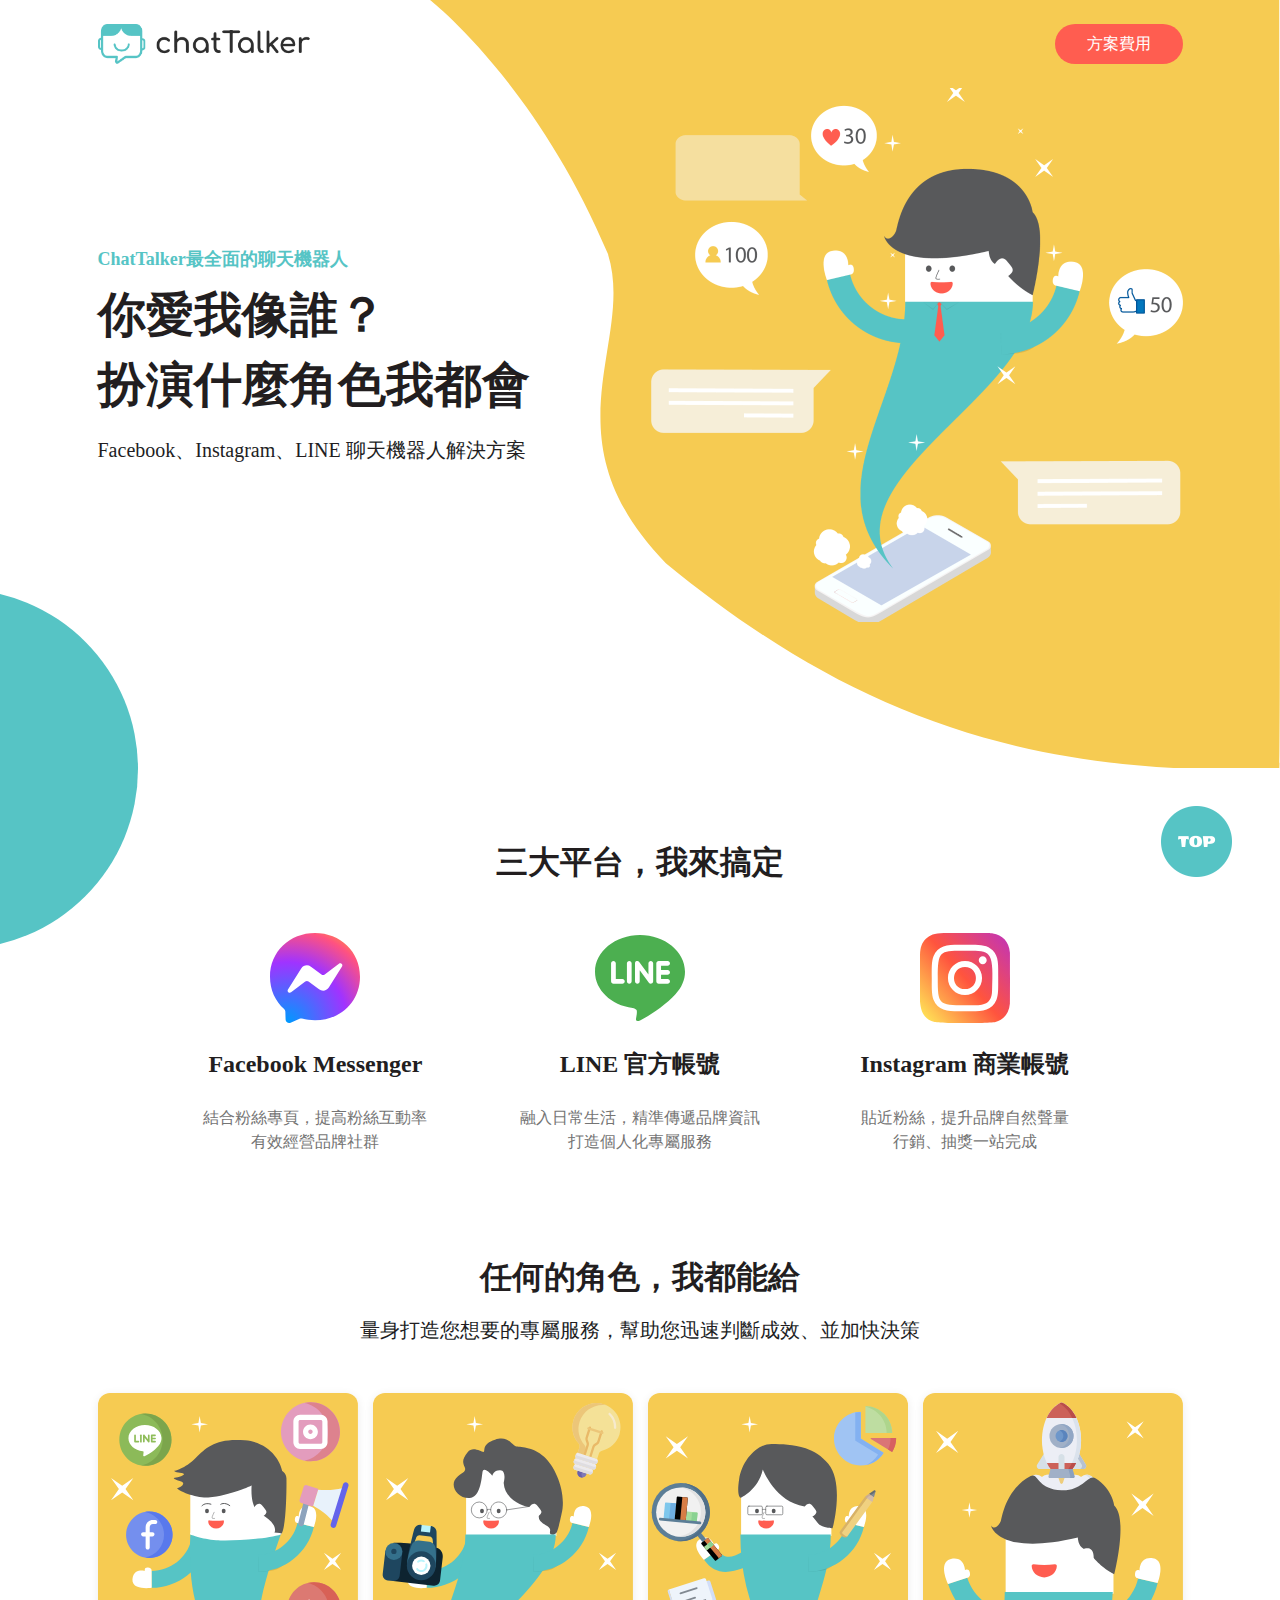
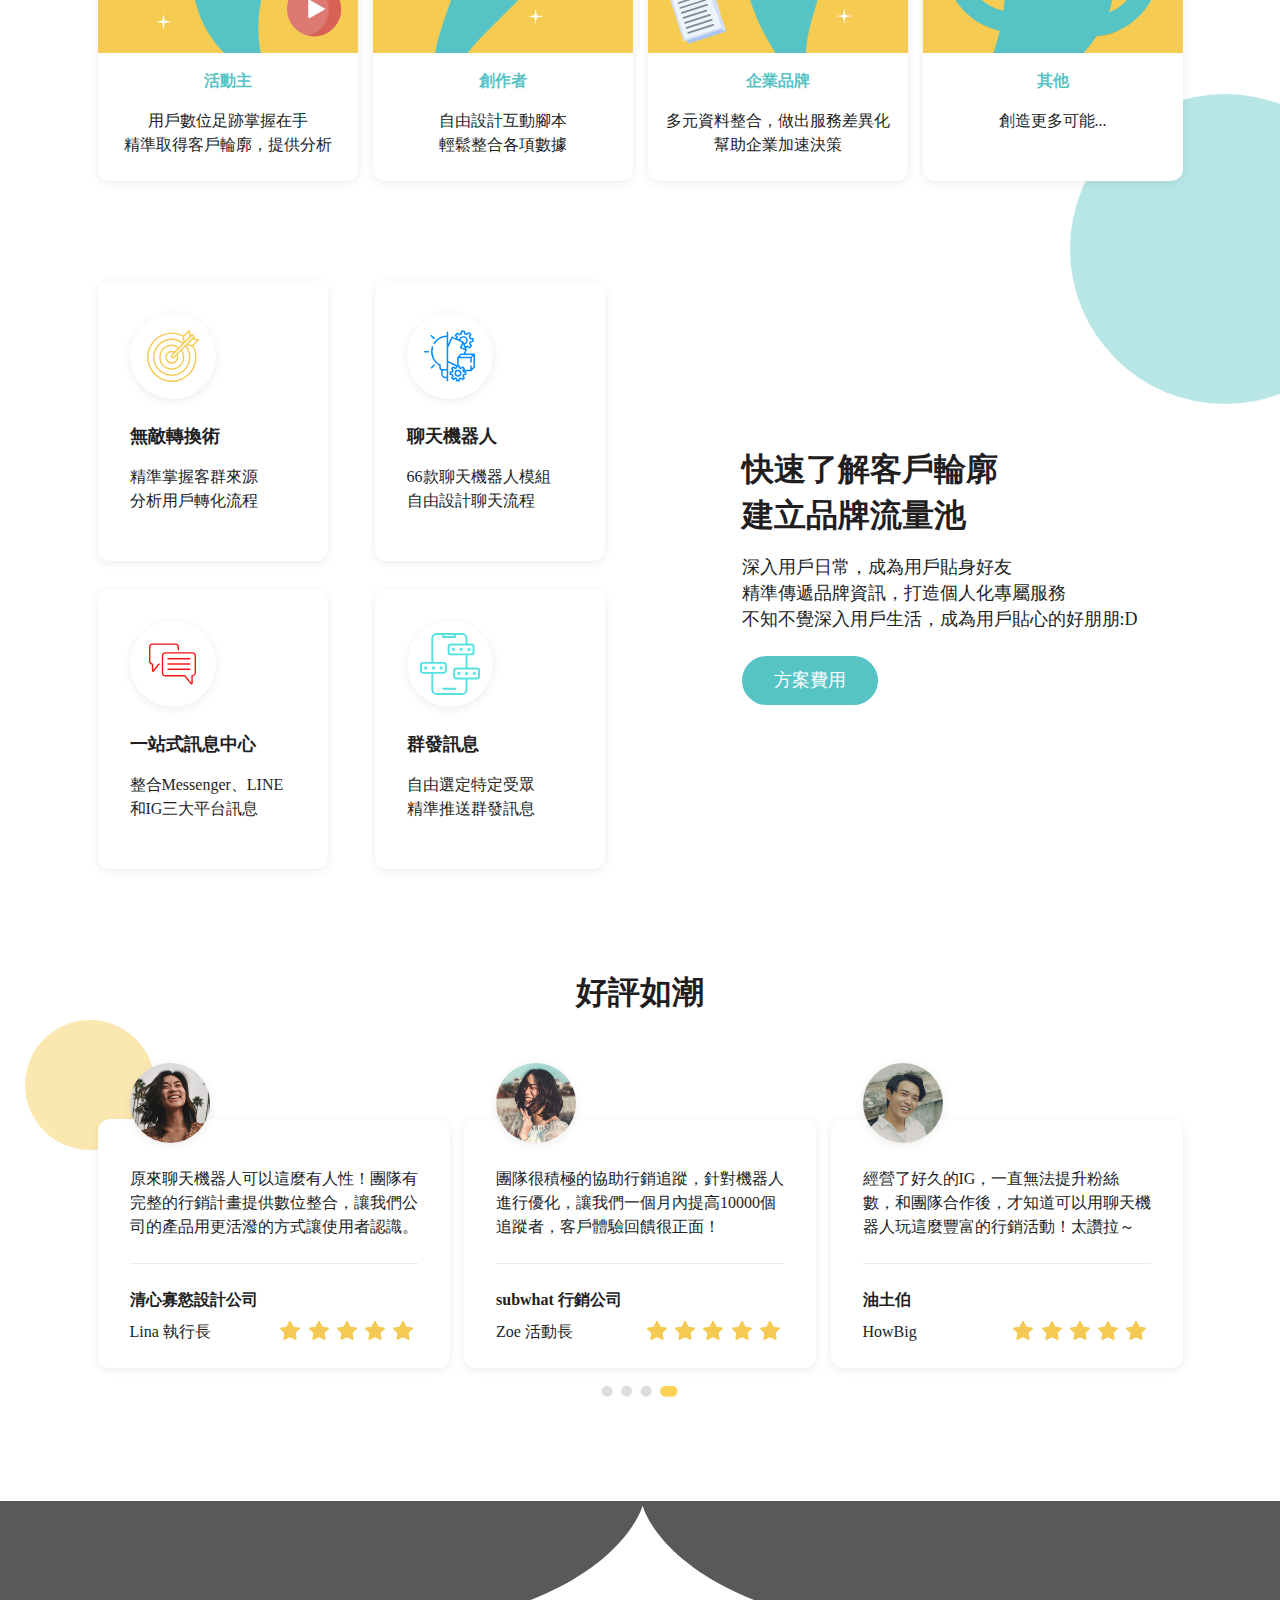
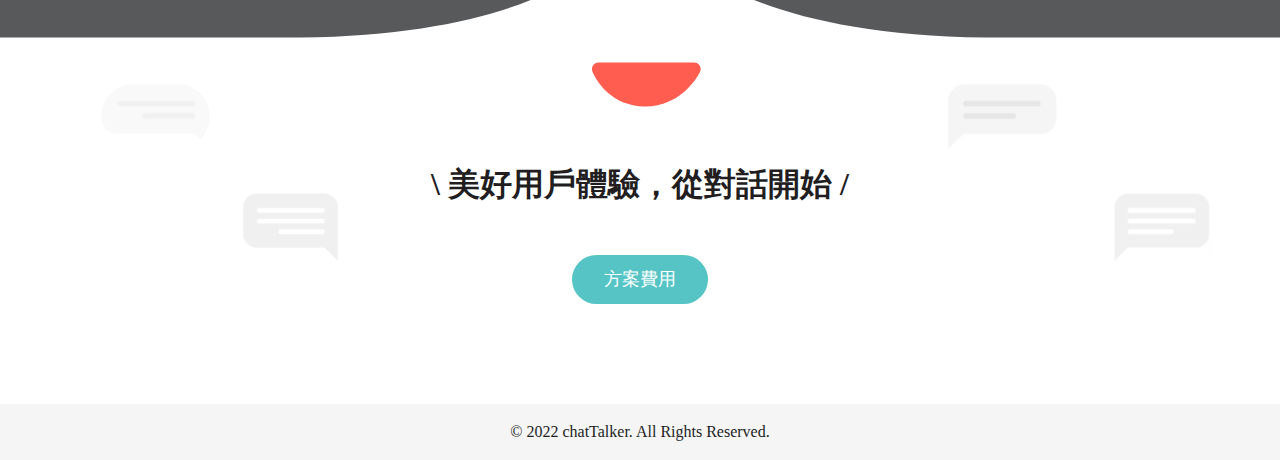
<file: chattalker/index.html>
<!DOCTYPE html>
<html lang="en">
<head>
    <meta charset="UTF-8">
    <meta http-equiv="X-UA-Compatible" content="IE=edge">
    <title>Document</title>
    <link rel="stylesheet" href="chattalker.css">
    <meta name="viewport" content="width=device-width, user-scalable=no, initial-scale=1.0, maximum-scale=1.0, minimum-scale=1.0">
</head>
<body>
    
    <div class="background">
        <div class="bg1"> </div>
        <div class="bg2">
        
        </div>
        <div class="bg3"></div>
        <div class="bg4"></div>
        <div class="float"><a href=""></a></div>


        <div class="all">
            <div class="header">
                <div class="headerleft">
                    <img src="images/logo.png" alt="" width="213.7">
                </div>
    
                <div class="headerright">
                    <a href="https://tina3295.github.io/chattalker2/">方案費用</a>
                </div>
            </div>

            <div class="introduction">
                <div class="introleft">
                    <div class="introleft1">
                        <p>ChatTalker最全面的聊天機器人</p>
                    </div>
                    <div class="introleft2">
                        <p>你愛我像誰？<br>扮演什麼角色我都會</p>
                    </div>
                    <div class="introleft3">
                        <p>Facebook、Instagram、LINE 聊天機器人解決方案</p>
                    </div>
                </div>


                <div class="introright">
                    <img src="images/home.png" alt="">
                </div>
            </div>


            <div class="platform">
                <div class="three">
                    <h3>三大平台，我來搞定</h3>
                </div>
                <ul class="three1">
                    <li class="fb">
                        <img src="images/messenger.svg" alt="">
                        <h4>Facebook Messenger</h4>
                        <p>結合粉絲專頁，提高粉絲互動率<br>有效經營品牌社群</p>
                    </li>

                    <li class="line">
                        <img src="images/line.svg" alt="">
                        <h4>LINE 官方帳號</h4>
                        <p>融入日常生活，精準傳遞品牌資訊<br>打造個人化專屬服務</p>
                    </li>

                    <li class="ig">
                        <img src="images/instagram.svg" alt="">
                        <h4>Instagram 商業帳號</h4>
                        <p>貼近粉絲，提升品牌自然聲量<br>行銷、抽獎一站完成</p>
                    </li>
                </ul>

            </div>


            <div class="anyrole">
                <div class="anyrole1">
                    <h3>任何的角色，我都能給</h3>
                </div>
                <div class="anyrole2">
                    <h4>量身打造您想要的專屬服務，幫助您迅速判斷成效、並加快決策</h4>
                </div>
                <ul class="role3">
                    <li>
                        <img src="images/ch01.svg" alt="">
                        <h4>活動主</h4>
                        <p>用戶數位足跡掌握在手<br>精準取得客戶輪廓，提供分析</p>
                    </li>
                    <li>
                        <img src="images/ch02.svg" alt="">
                        <h4>創作者</h4>
                        <p>自由設計互動腳本<br>輕鬆整合各項數據</p>
                    </li>
                    <li>
                        <img src="images/ch03.svg" alt="">
                        <h4>企業品牌</h4>
                        <p>多元資料整合，做出服務差異化<br>幫助企業加速決策</p>
                    </li>
                    <li>
                        <img src="images/ch04.svg" alt="">
                        <h4>其他</h4>
                        <p>創造更多可能...</p>
                    </li>
                </ul>
            </div>

            <div class="targetaudience">

                <div class="targetaudienceleft">
                    <ul>
                        <li class="tl1">
                            <div class="cir">
                                <img src="images/icon01.svg" alt="">
                            </div>
                        
                            <h4>無敵轉換術</h4>
                            <p>精準掌握客群來源<br>分析用戶轉化流程</p>
                        </li>

                        <li class="tl2">
                            <div class="cir1">
                                <img src="images/icon02.svg" alt="">
                            </div> 
                            <h4>聊天機器人</h4>
                            <p>66款聊天機器人模組<br>自由設計聊天流程</p>
                        </li>
                        <li class="tl3">
                            <div class="cir2">
                                <img src="images/icon03.svg" alt="">
                            </div>
                        
                            <h4>一站式訊息中心</h4>
                            <p>整合Messenger、LINE<br>和IG三大平台訊息</p>
                        </li>
                        <li class="tl4">
                            <div class="cir3">
                                <img src="images/icon04.svg" alt="">
                            </div>
                       
                            <h4>群發訊息</h4>
                            <p>自由選定特定受眾<br>精準推送群發訊息</p>
                        </li>
                    </ul>
                </div>


                <div class="targetaudienceright">
                    <h2>快速了解客戶輪廓<br>建立品牌流量池</h2>
                    <p>深入用戶日常，成為用戶貼身好友<br>精準傳遞品牌資訊，打造個人化專屬服務<br>不知不覺深入用戶生活，成為用戶貼心的好朋朋:D</p>
                    <div class="programfee">
                        <a href="https://tina3295.github.io/chattalker2/">方案費用</a>
                    </div>
                </div>
            </div>
            
            <div class="person">
                <div class="person1">
                    <h3>好評如潮</h3>
                </div>


                <ul>
                    <li>
                        <div class="comment1">
                            <p>原來聊天機器人可以這麼有人性！團隊有完整的行銷計畫提供數位整合，讓我們公司的產品用更活潑的方式讓使用者認識。</p>
                            <div class="personphoto1"></div>
                        </div>
                        <div class="commentdown">
                            <div class="who">
                                <h5>清心寡慾設計公司</h5>
                                <h6>Lina 執行長</h6>
                            </div>

                            <div class="star">
                                <div class="star1"><img src="images/icon_star.svg" alt=""></div>
                                <div class="star1"><img src="images/icon_star.svg" alt=""></div>
                                <div class="star1"><img src="images/icon_star.svg" alt=""></div>
                                <div class="star1"><img src="images/icon_star.svg" alt=""></div>
                                <div class="star1"><img src="images/icon_star.svg" alt=""></div>
                            </div>
                        </div>
                    </li>

                    <li>
                        <div class="comment2">
                            <p>團隊很積極的協助行銷追蹤，針對機器人進行優化，讓我們一個月內提高10000個追蹤者，客戶體驗回饋很正面！</p>
                            <div class="personphoto2"></div>
                        </div>
                        <div class="commentdown">
                            <div class="who">
                                <h5>subwhat 行銷公司</h5>
                                <h6>Zoe 活動長</h6>
                            </div>

                            <div class="star">
                                <div class="star1"><img src="images/icon_star.svg" alt=""></div>
                                <div class="star1"><img src="images/icon_star.svg" alt=""></div>
                                <div class="star1"><img src="images/icon_star.svg" alt=""></div>
                                <div class="star1"><img src="images/icon_star.svg" alt=""></div>
                                <div class="star1"><img src="images/icon_star.svg" alt=""></div>
                            </div>
                        </div>
                    </li>

                    <li>
                        <div class="comment3">
                            <p>經營了好久的IG，一直無法提升粉絲數，和團隊合作後，才知道可以用聊天機器人玩這麼豐富的行銷活動！太讚拉～</p>            
                            <div class="personphoto3"></div>
                        </div>
                        <div class="commentdown">
                            <div class="who">
                                <h5>油土伯</h5>
                                <h6>HowBig</h6>
                            </div>

                            <div class="star">
                                <div class="star1"><img src="images/icon_star.svg" alt=""></div>
                                <div class="star1"><img src="images/icon_star.svg" alt=""></div>
                                <div class="star1"><img src="images/icon_star.svg" alt=""></div>
                                <div class="star1"><img src="images/icon_star.svg" alt=""></div>
                                <div class="star1"><img src="images/icon_star.svg" alt=""></div>
                            </div>
                        </div>
                    </li>
                </ul>

                <div class="only">
                    <div class="comment1">
                        <p>原來聊天機器人可以這麼有人性！團隊有完整的行銷計畫提供數位整合，讓我們公司的產品用更活潑的方式讓使用者認識。</p>
                        <div class="personphoto1"></div>
                    </div>
                    <div class="commentdown">
                        <div class="who">
                            <h5>清心寡慾設計公司</h5>
                            <h6>Lina 執行長</h6>
                        </div>

                        <div class="star">
                            <div class="star1"><img src="images/icon_star.svg" alt=""></div>
                            <div class="star1"><img src="images/icon_star.svg" alt=""></div>
                            <div class="star1"><img src="images/icon_star.svg" alt=""></div>
                            <div class="star1"><img src="images/icon_star.svg" alt=""></div>
                            <div class="star1"><img src="images/icon_star.svg" alt=""></div>
                        </div>
                    </div>

                </div>

                <div class="dot">
                    <img src="images/dot.png" alt="">
                </div>

            </div>





        </div>


        <div class="footer1">
            <h1>\ 美好用戶體驗，從對話開始 /</h1>
            <div class="programfee1">
                <a href="https://tina3295.github.io/chattalker2/">方案費用</a>
            </div>


        </div>
        <div class="footer2">
            <h6>© 2022 chatTalker. All Rights Reserved.</h6>
        </div>

    </div>


</body>
</html>
</file>
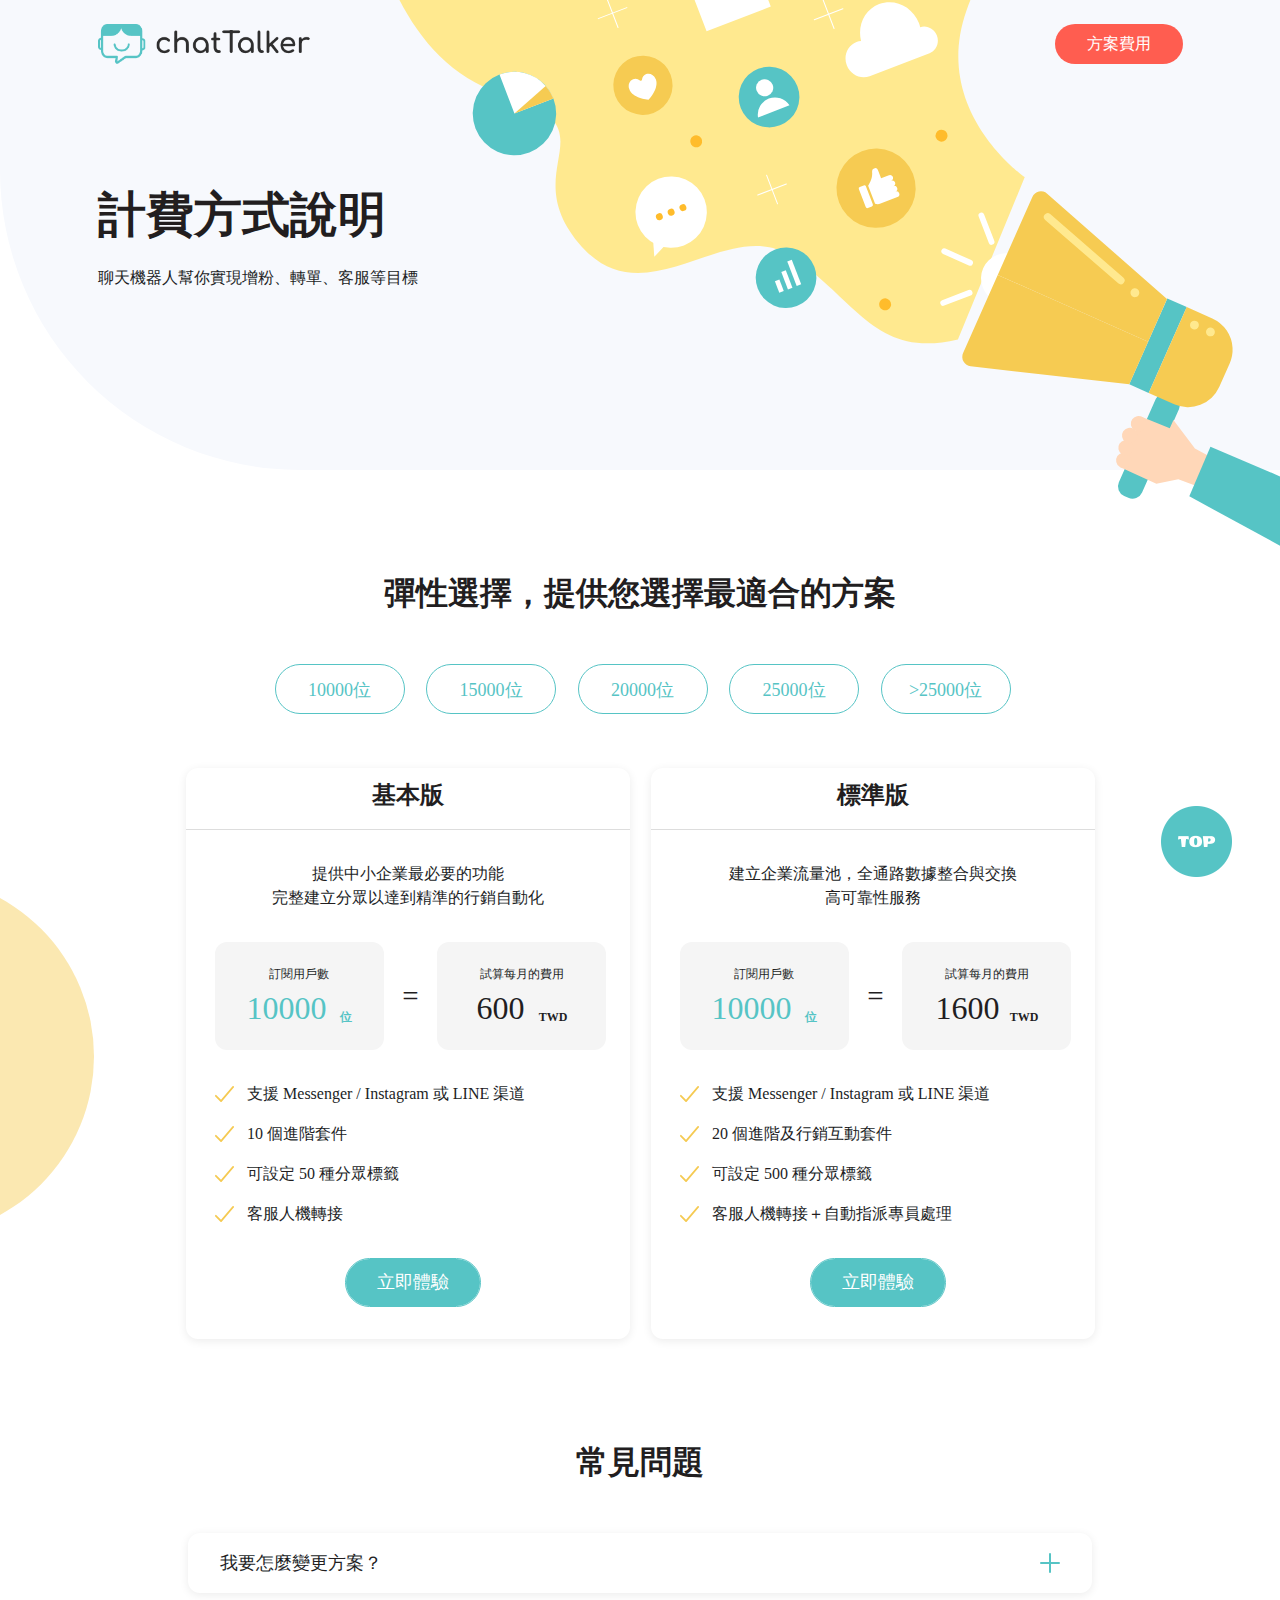
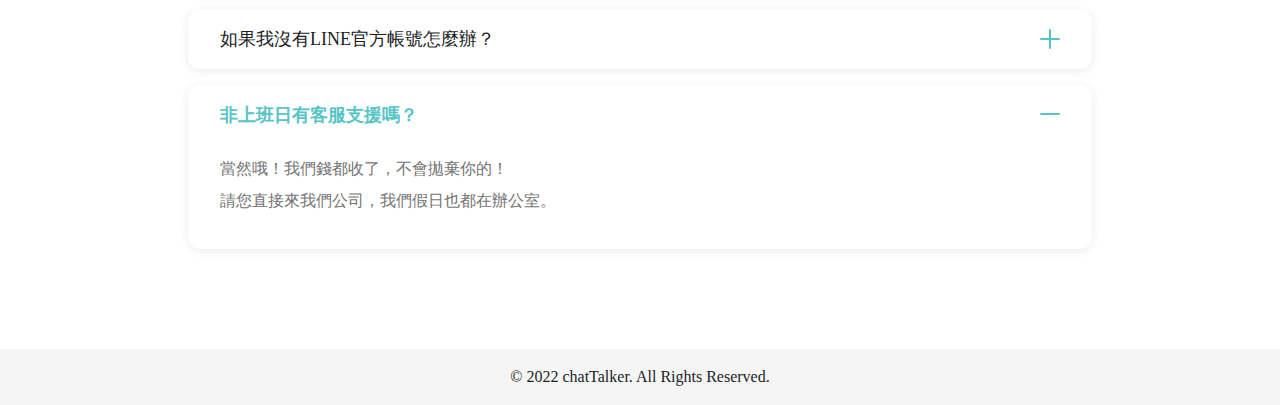
<file: chattalker2/index.html>
<!DOCTYPE html>
<html lang="en">
<head>
    <meta charset="UTF-8">
    <meta http-equiv="X-UA-Compatible" content="IE=edge">
    <title>Document</title>
    <link rel="stylesheet" href="chattalker2.css">
    <meta name="viewport" content="width=device-width, user-scalable=no, initial-scale=1.0, maximum-scale=1.0, minimum-scale=1.0">
</head>
<body>
    <div class="bg2"></div>
    <div class="background">
        <div class="bg1"></div>
        <div class="bg4"></div>
        <div class="float"><a href=""></a></div>


        <div class="all">
            <div class="header">
                <div class="headerleft">
                    <img src="images/logo.png" alt="" >
                </div>
    
                <div class="headerright">
                    <a href="">方案費用</a>
                </div>
            </div>

            <div class="introduction">
                <div class="introleft1">
                     <h1>計費方式說明</h1>
                </div>
                <div class="introleft2">
                    <p>聊天機器人幫你實現增粉、轉單、客服等目標</p>
                </div>
            </div>

            <div class="platform">
                <div class="three">
                    <h3>彈性選擇，提供您選擇最適合的方案</h3>
                </div>
                <ul class="three1">
                    <li class="howmany">
                        <a href="">10000位</a>
                    </li>
                    <li class="howmany">
                        <a href="">15000位</a>
                    </li>
                    <li class="howmany">
                        <a href="">20000位</a>
                    </li>
                    <li class="howmany">
                        <a href="">25000位</a>
                    </li>
                    <li class="howmany">
                        <a href="">>25000位</a>
                    </li>

                </ul>


                <div class="choose">
      
                    <ul class="program">
                        <li class="program1">
                            <h3>基本版</h3>
                            <h4>提供中小企業最必要的功能<br>完整建立分眾以達到精準的行銷自動化</h4>
                            
                            <div class="trialcalculation">
                                <div class="trialleft">
                                    <div class="trialtop">
                                        <h6>訂閱用戶數</h6>
                                    </div>

                                    <div class="trialdown">
                                        <div class="trialdownnumber">10000</div>
                                        <div class="trialdownwei">位</div>
                                    </div>

                                </div>

                                <div class="trialmiddle">=</div>

                                <div class="trialright">
                                    <div class="trialtop">
                                        <h6>試算每月的費用</h6>
                                    </div>

                                    <div class="trialdown1">
                                        <div class="trialdownnumber1">600</div>
                                        <div class="trialdownwei1">TWD</div>
                                    </div>
                                </div>
                            </div>

                            <div class="check">
                                <ul>
                                    <li>
                                        <img src="images/icon_check.svg" alt="">
                                        <p>支援 Messenger / Instagram 或 LINE 渠道</p>
                                    </li>
                                    <li>
                                        <img src="images/icon_check.svg" alt="">
                                        <p>10 個進階套件</p>
                                    </li>
                                    <li>
                                        <img src="images/icon_check.svg" alt="">
                                        <p>可設定 50 種分眾標籤</p>
                                    </li>
                                    <li>
                                        <img src="images/icon_check.svg" alt="">
                                        <p>客服人機轉接</p>
                                    </li>
                                </ul>
                            </div>

                            <div class="btnfee">
                                <a href="">立即體驗</a>
                            </div>
                        </li>

                        <li class="program1">
                            <h3>標準版</h3>
                            <h4>建立企業流量池，全通路數據整合與交換<br>高可靠性服務</h4>
                            
                            <div class="trialcalculation">
                                <div class="trialleft">
                                    <div class="trialtop">
                                        <h6>訂閱用戶數</h6>
                                    </div>

                                    <div class="trialdown">
                                        <div class="trialdownnumber">10000</div>
                                        <div class="trialdownwei">位</div>
                                    </div>

                                </div>

                                <div class="trialmiddle">=</div>

                                <div class="trialright">
                                    <div class="trialtop">
                                        <h6>試算每月的費用</h6>
                                    </div>

                                    <div class="trialdown2">
                                        <div class="trialdownnumber1">1600</div>
                                        <div class="trialdownwei1">TWD</div>
                                    </div>
                                </div>
                            </div>

                            <div class="check">
                                <ul>
                                    <li>
                                        <img src="images/icon_check.svg" alt="">
                                        <p>支援 Messenger / Instagram 或 LINE 渠道</p>
                                    </li>
                                    <li>
                                        <img src="images/icon_check.svg" alt="">
                                        <p>20 個進階及行銷互動套件</p>
                                    </li>
                                    <li>
                                        <img src="images/icon_check.svg" alt="">
                                        <p>可設定 500 種分眾標籤</p>
                                    </li>
                                    <li>
                                        <img src="images/icon_check.svg" alt="">
                                        <p>客服人機轉接＋自動指派專員處理</p>
                                    </li>
                                </ul>
                            </div>
                            
                            <div class="btnfee">
                                <a href="">立即體驗</a>
                            </div>
                        </li>
    
                    </ul>
                </div>

            </div>
            
            
            <div class="question">
                <div class="question1">
                    <h3>常見問題</h3>
                </div>


                <ul>
                    <li>
                        <p>我要怎麼變更方案？</p>
                        <img src="images/icon_plus.svg" class="plus" alt="">
                    </li>
                    <li>
                        <p>如果我沒有LINE官方帳號怎麼辦？</p>
                        <img src="images/icon_plus.svg" class="plus" alt="">
                    </li>
                    <li>

                        <div class="question1">
                            <div class="questiontop">
                                <div class="plus1">
                                    <p>非上班日有客服支援嗎？</p>
                                </div>
                                <div class="plus2">
                                    <img src="images/icon_minus.svg"  alt="">
                                </div>
                            </div>

                            <div class="questiondown">
                                <h5>當然哦！我們錢都收了，不會拋棄你的！<br>請您直接來我們公司，我們假日也都在辦公室。</h5>
                            </div>
                        </div>
                    </li>
                </ul>

            </div>





        </div>

        <div class="footer2">
            <h6>© 2022 chatTalker. All Rights Reserved.</h6>
        </div>

    </div>


</body>
</html>
</file>
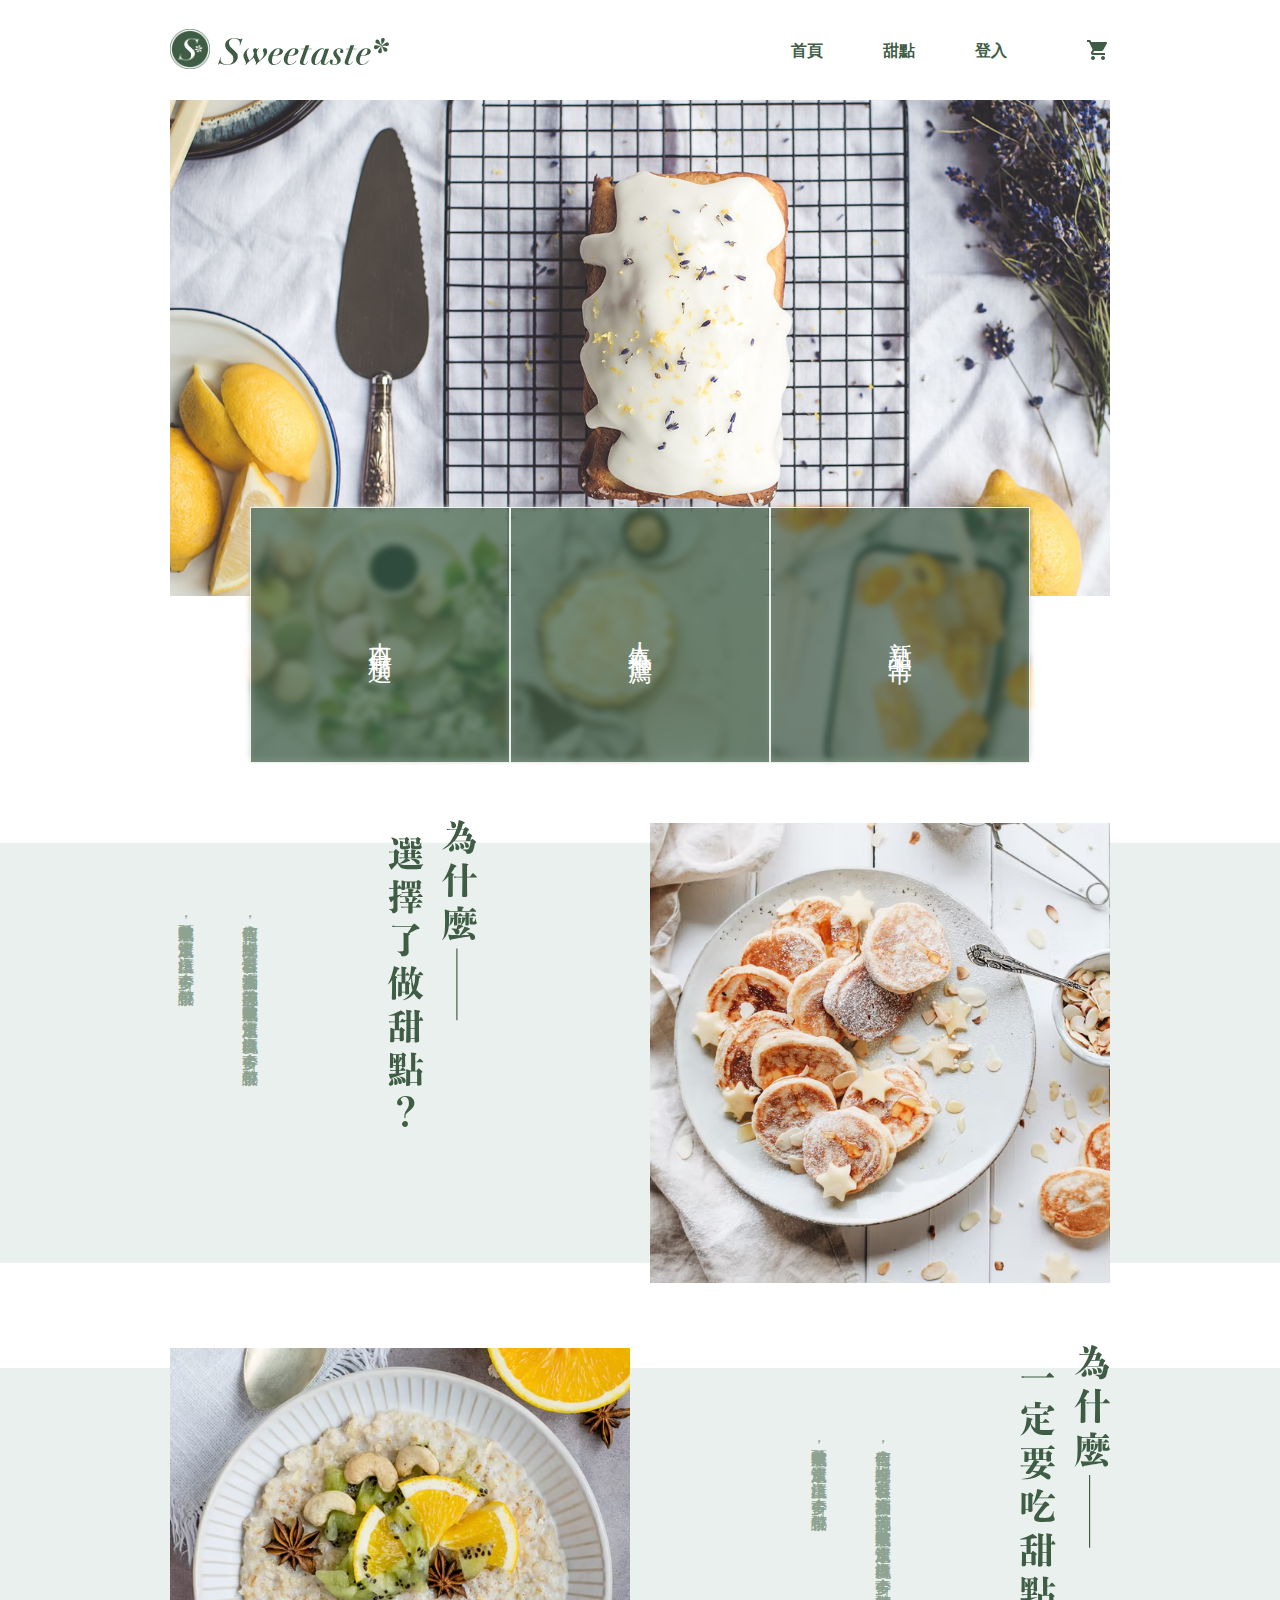
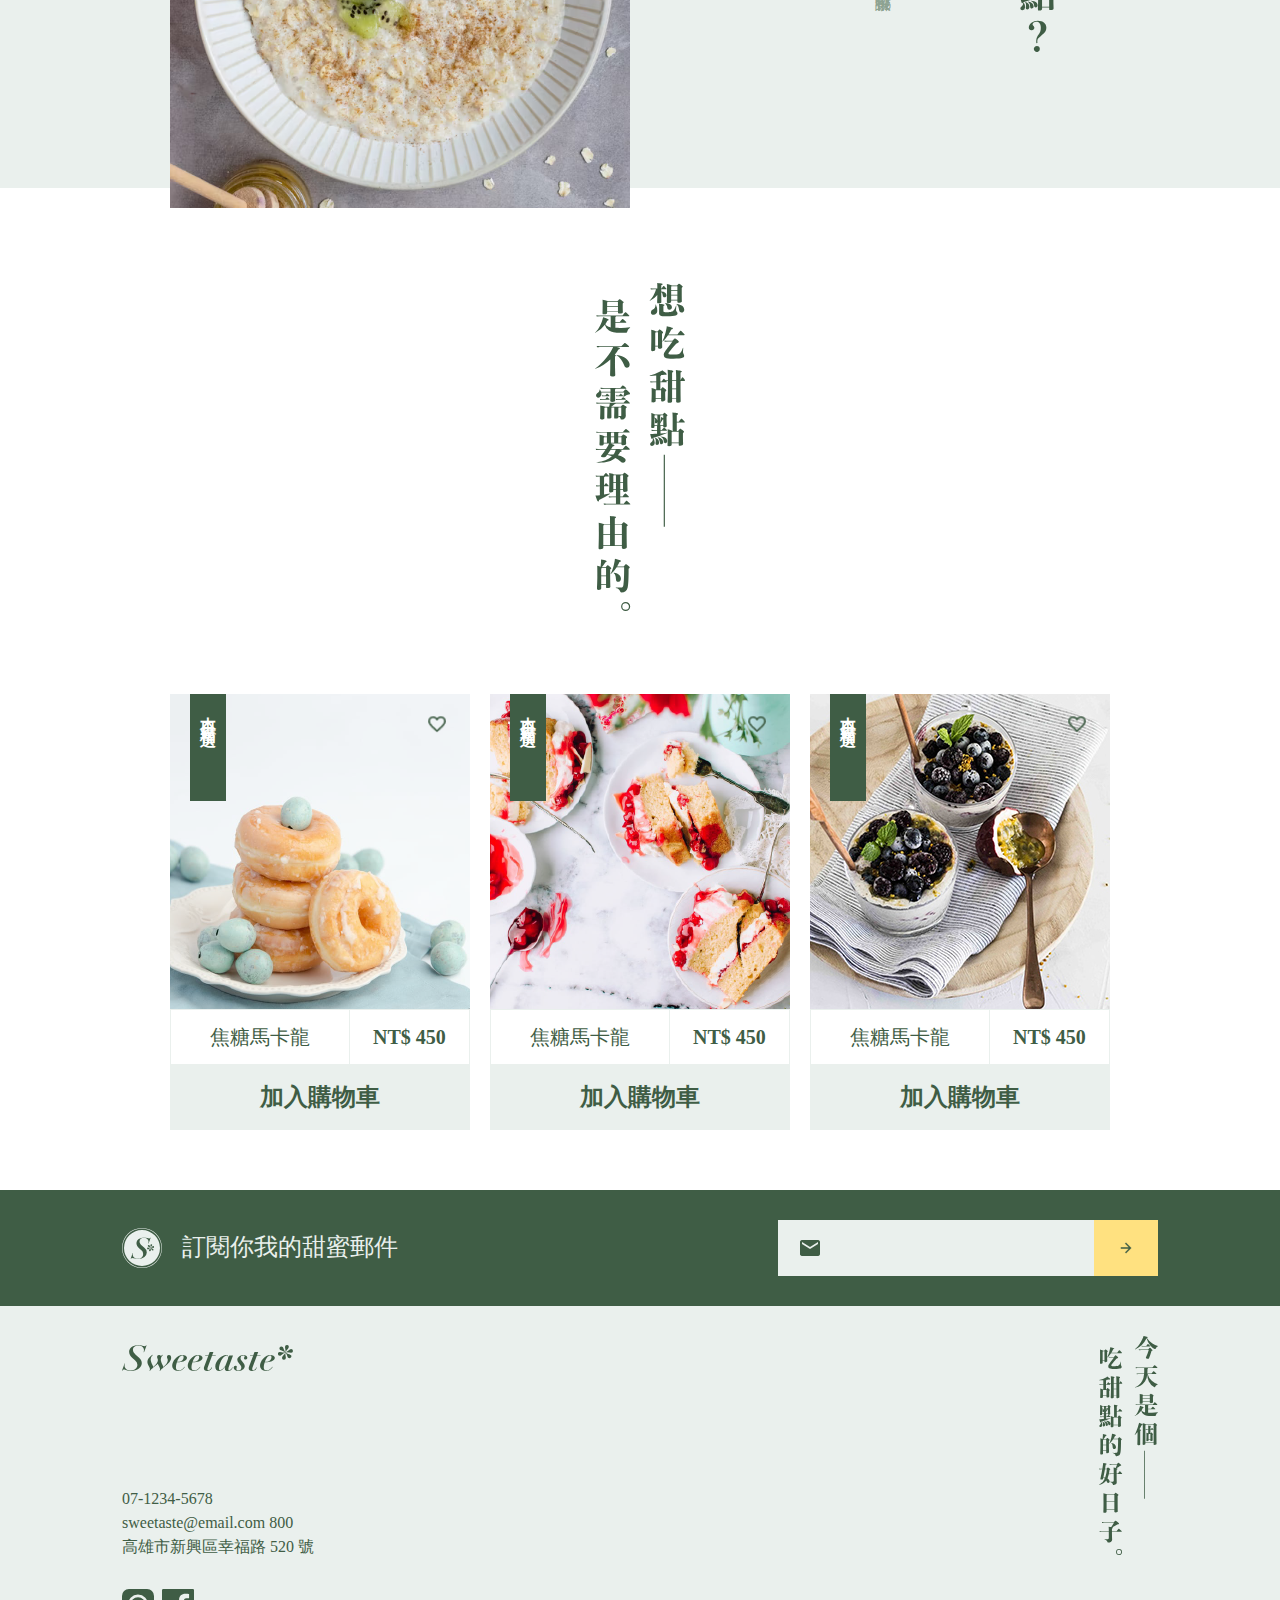
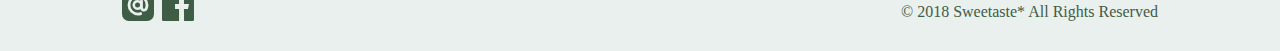
<file: sweet_taste/sweet homepage/index.html>
<!DOCTYPE html>
<html lang="en">
<head>
    <meta charset="UTF-8">
    <meta http-equiv="X-UA-Compatible" content="IE=edge">
    <meta name="viewport" content="width=device-width, initial-scale=1.0">
    <title>Document</title>
    <link rel="stylesheet" href="sweet homepage.css">
    <meta name="viewport" content="width=device-width, user-scalable=no, initial-scale=1.0, maximum-scale=1.0, minimum-scale=1.0">
</head>
<body>
    <div class="header">
        <div class="header1">
            <div class="threelong">
                <img src="images/dehaze-24px.png" alt="">
            </div>

            <div class="headerleft">
                <div class="logo1">
                    <img src="images/logo-dark.png" alt="">
                </div>
                <div class="logo2">
                    <a href=""><img src="images/logotype-sm-dark.svg" alt="" ></a>
                </div>
            </div>
    
            <div class="headerright">
                <ul class="list">
                    <li> <a href="">首頁</a></li>
                    <li> <a href="https://tina3295.github.io/sweet_taste/sweet/">甜點</a></li>
                    <li> <a href="https://tina3295.github.io/sweet_taste/sweets%20community/">登入</a></li>
                </ul>
                <div class="cartbtn">
                    <a href="https://tina3295.github.io/sweet_taste/sweets%20yourcart/"><img class="cart" src="images/shopping_cart.png" alt=""></a>       
                </div>
            </div>
        </div>

        <div class="bg"></div>
    </div>

    <div class="content">

        <div class="menu">

            <ul class="classification">
                <li class="classification1">
                    <div class="bg1"></div>
                    <a href="">本日精選</a>

                </li>
                <li class="classification2">
                    <div class="bg2"></div>
                    <a href="">人氣推薦</a>
                </li>
                <li class="classification3">
                    <div class="bg3"></div>
                    <a href="">新品上市</a>
                </li>
            </ul>
        </div>


        <div class="whymakebig">
            <div class="whymake">

                <div class="mbwhymake">
                    <img src="images/sm-WhySelect.svg" alt="">
                </div>

                <div class="whymaketext">
                    <div class="whymaketextimg">
                        <img src="images/lg-WhySelect.svg" alt="">
                    </div>
        
                    <div class="whymaketext1">
                        <p>青山依舊在，幾度夕陽紅。慣看秋月春。一壺濁酒喜相逢，浪花淘盡英雄。是非成敗轉頭空，滾滾長江東逝水，白髮漁樵江，古今多少事，都付笑談中。
                            <br><br>是非成敗轉頭空，滾滾長江東逝水，白樵江渚上，古今多少事，都付笑談中。
                        </p>
                    </div>
        
                </div>
        
                <div class="whymakeimg">
                    <img src="images/SW10.png" alt="">
                </div>
            </div>
        </div>

        <div class="whyeatbig">
            <div class="whyeat">

                <div class="mbwhyeat">
                    <img src="images/sm-WhyEat.svg" alt="">
                </div>

                <div class="whymaketext">
                    <div class="whymaketextimg">
                        <img src="images/lg-WhyEat.svg" alt="">
                    </div>
        
                    <div class="whymaketext1">
                        <p>青山依舊在，幾度夕陽紅。慣看秋月春。一壺濁酒喜相逢，浪花淘盡英雄。是非成敗轉頭空，滾滾長江東逝水，白髮漁樵江，古今多少事，都付笑談中。
                            <br><br>是非成敗轉頭空，滾滾長江東逝水，白樵江渚上，古今多少事，都付笑談中。
                        </p>
                    </div>
        
                </div>
        
                <div class="whymakeimg">
                    <img src="images/SW04.png" alt="">
                </div>
            </div>
        </div>

        <div class="noreason">
            <div class="noreason1">
                <img src="images/lg-NoReason.svg" alt="">
            </div>

            <div class="mbnoreason">
                <img src="images/sm-NoReason.svg" alt="">
            </div>
        </div>

       <div class="dessert">
        <ul class="food">
            <li>
                <div class="today">
                    <p>本日精選</p>
                </div>

                <div class="heart">
                    <img src="images/favorite_border.png" alt="">
                </div>

                <img src="images/p-2.png" alt="" >
                
                <div class="information">

                    <div class="name">
                        <p>焦糖馬卡龍</p>
                    </div>

                    <div class="money">
                        <h2>NT$ 450</h2>
                    </div>
                </div>
           
                <a href="" class="gocart">加入購物車</a>
            </li>

            <li class="nosee1">
                <div class="today">
                    <p>本日精選</p>
                </div>

                <div class="heart">
                    <img src="images/favorite_border.png" alt="" width="20">
                </div>

                <img src="images/p-5.png" alt="" >
                
                <div class="information">

                    <div class="name">
                        <p>焦糖馬卡龍</p>
                    </div>

                    <div class="money">
                        <h2>NT$ 450</h2>
                    </div>
                </div>
           
                <a href="" class="gocart">加入購物車</a>
            </li>

            <li class="nosee2">
                <div class="today">
                    <p>本日精選</p>
                </div>

                <div class="heart">
                    <img src="images/favorite_border.png" alt="" width="20">
                </div>

                <img src="images/p-7.jpg" alt="" >
                
                <div class="information">

                    <div class="name">
                        <p>焦糖馬卡龍</p>
                    </div>

                    <div class="money">
                        <h2>NT$ 450</h2>
                    </div>
                </div>
           
                <a href="" class="gocart">加入購物車</a>
            </li>
       </div>

        
    </div>



    





    
    <div class="footer1">
        <div class="footer1left">
            <img src="images/logo-light.svg" alt="">
            <h4>訂閱你我的甜蜜郵件</h4>
        </div>

        <div class="footer1right">
            <div class="footer1right1">
                <img src="images/mail-24px.png" >
            </div>

            <div class="footer1right2">
                <img src="images/arrow_forward-24px.png" >
            </div>

        </div>
    </div>


    <div class="footer2">
        <div class="footer2left">
            <div class="footer2lefttop">
                <img src="images/logotype-lg-dark.svg" alt="">
            </div>
            <div class="footer2leftmiddle">
                <h6>07-1234-5678<br>sweetaste@email.com 800<br>高雄市新興區幸福路 520 號</h6>
            </div>
            <div class="footer2leftdown">
                <img src="images/ic-line@.svg" alt="">
                <img src="images/ic-facebook.svg" alt="">
            </div>
        </div>


        <div class="footer2right">
            <img src="images/text-sm.svg" alt="">
            <h6>© 2018 Sweetaste* All Rights Reserved</h6>
        </div>
    </div>
</body>
</html>
</file>
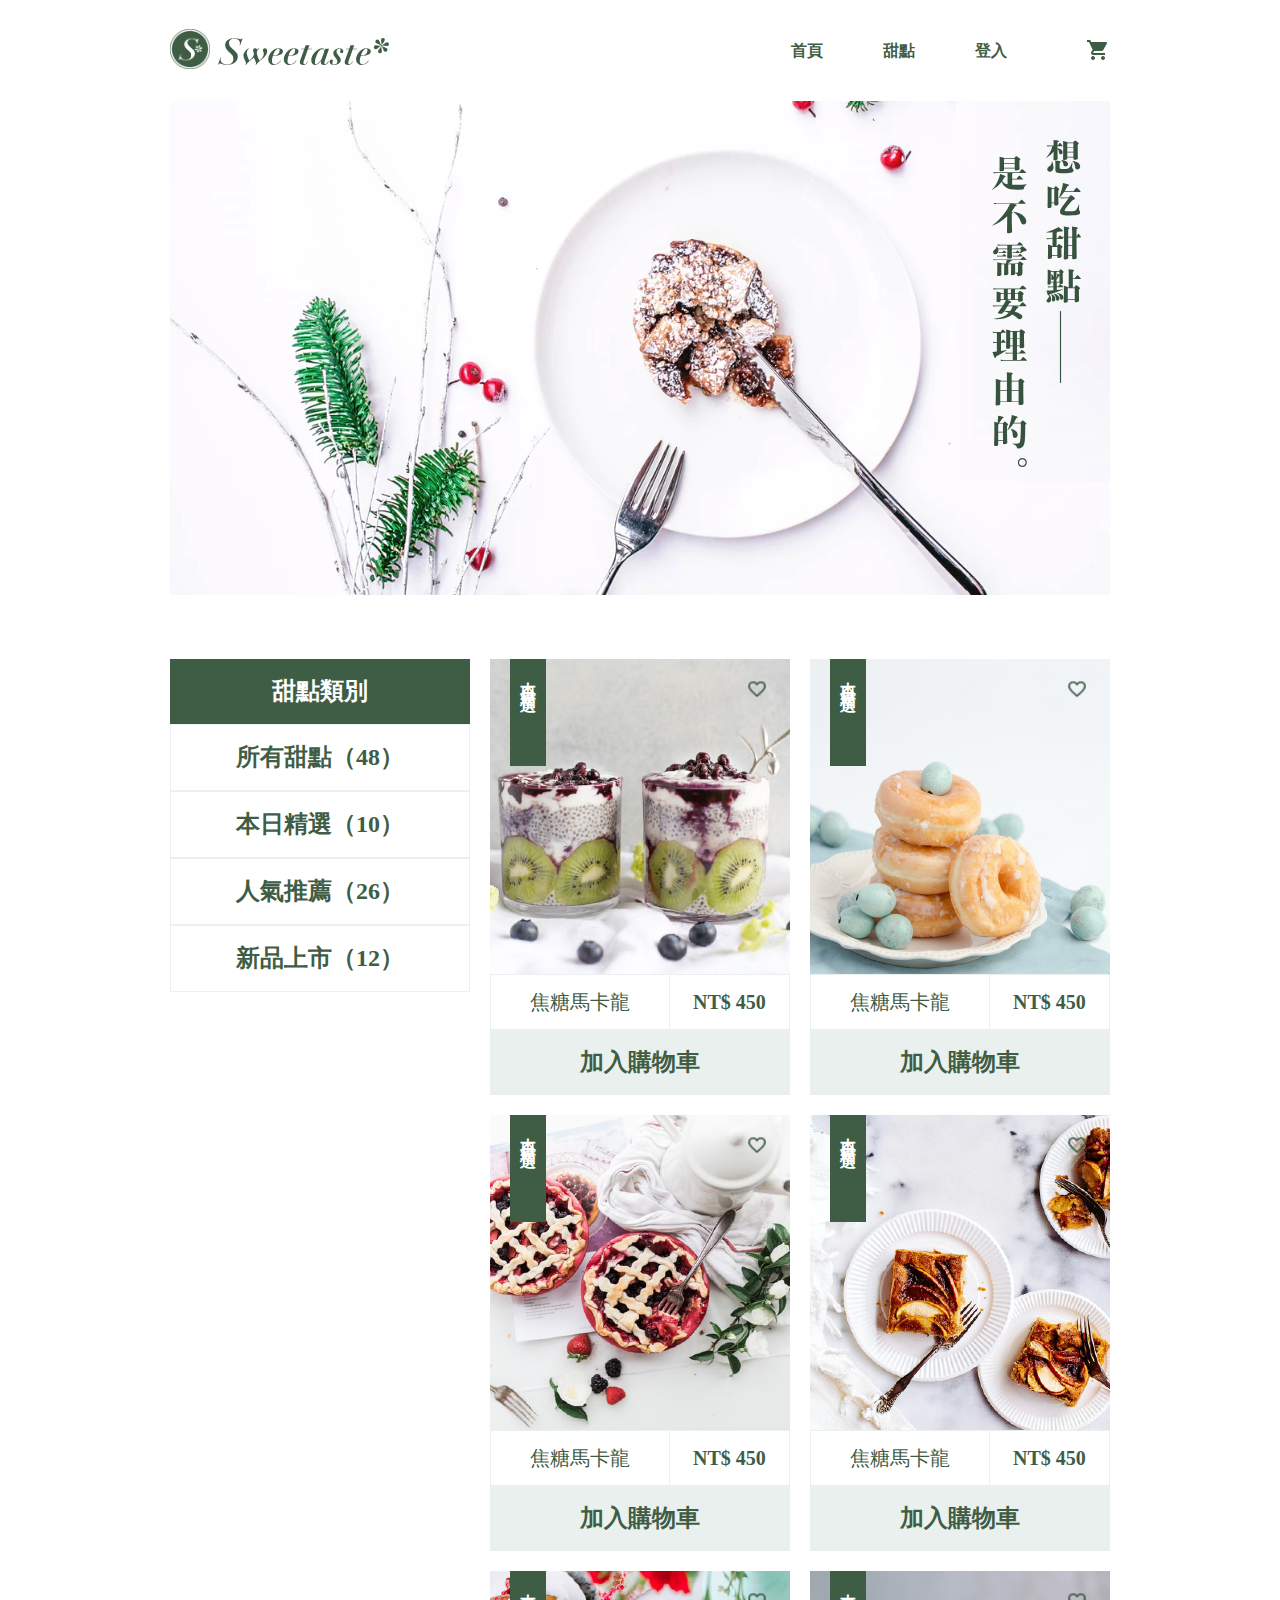
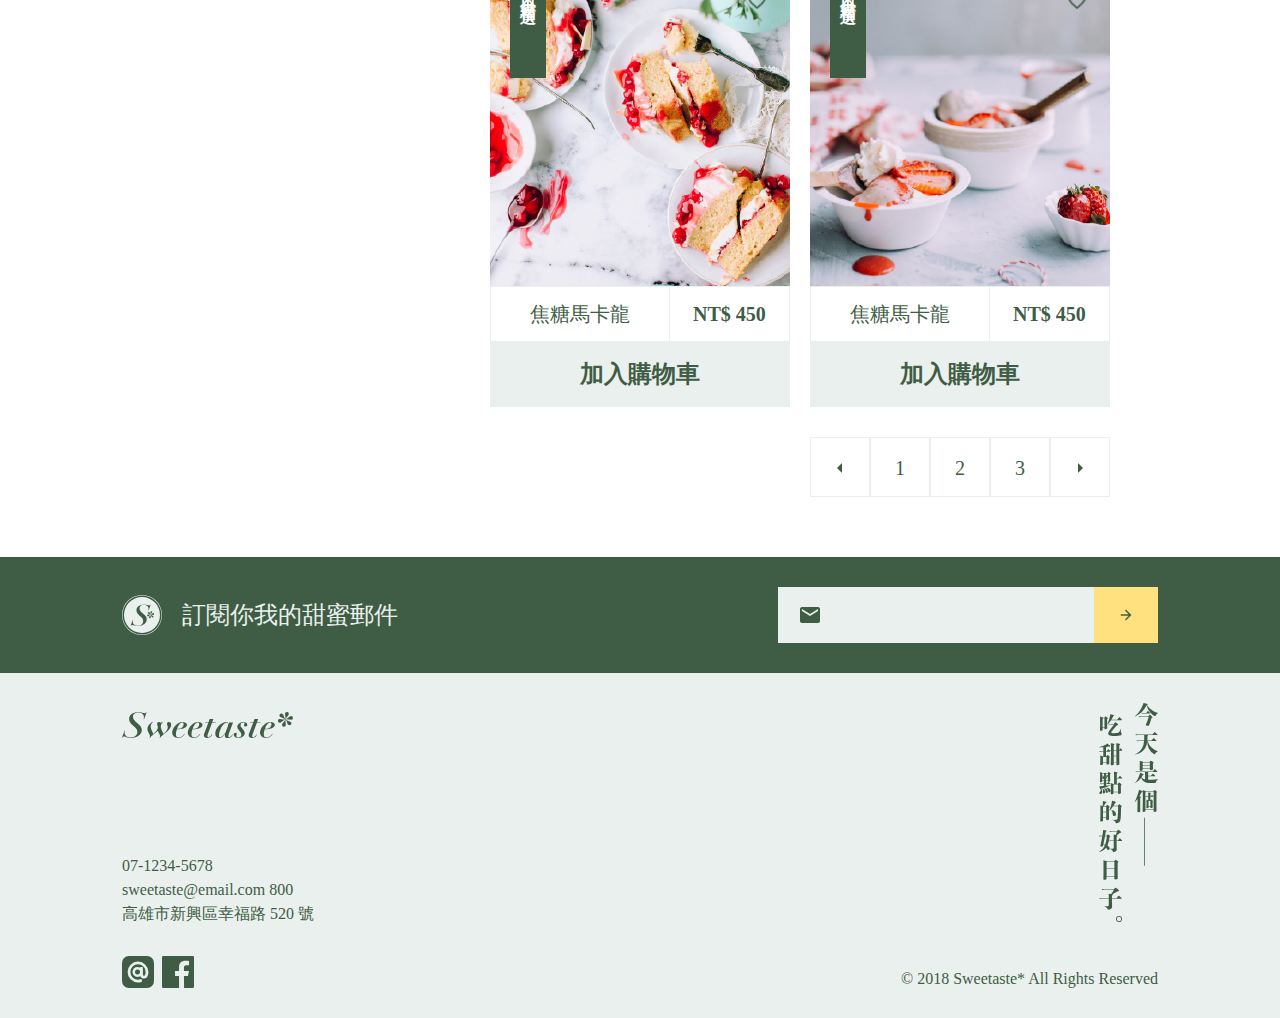
<file: sweet_taste/sweet/index.html>
<!DOCTYPE html>
<html lang="en">
<head>
    <meta charset="UTF-8">
    <meta http-equiv="X-UA-Compatible" content="IE=edge">
    <meta name="viewport" content="width=device-width, initial-scale=1.0">
    <title>Document</title>
    <link rel="stylesheet" href="sweet.css">
    <meta name="viewport" content="width=device-width, user-scalable=no, initial-scale=1.0, maximum-scale=1.0, minimum-scale=1.0">
</head>
<body>
    <div class="header">
        <div class="header1">
            <div class="threelong">
                <img src="images/dehaze-24px.png" alt="">
            </div>

            <div class="headerleft">
                <div class="logo1">
                    <img src="images/logo-dark.png" alt="">
                </div>
                <div class="logo2">
                    <a href="https://tina3295.github.io/sweet_taste/sweet%20homepage/"><img src="images/logotype-sm-dark.svg" alt="" ></a>
                </div>
            </div>
    
            <div class="headerright">
                <ul class="list">
                    <li> <a href="https://tina3295.github.io/sweet_taste/sweet%20homepage/">首頁</a></li>
                    <li> <a href="">甜點</a></li>
                    <li> <a href="https://tina3295.github.io/sweet_taste/sweets%20community/">登入</a></li>
                </ul>
                <div class="cartbtn">
                    <a href="https://tina3295.github.io/sweet_taste/sweets%20yourcart/"><img class="cart" src="images/shopping_cart.png" alt=""></a>       
                </div>
            </div>
        </div>
    </div>

    <div class="content">
        <div class="banner">
            <img src="images/banner.png" alt="">
        </div>

        <div class="menu">

            <div class="menuleft">
                <h3 class="classificationtop">甜點類別</h3>
                <ul class="classification">
                    <li> <a href="">所有甜點（48）</a></li>
                    <li> <a href="">本日精選（10）</a></li>
                    <li> <a href="">人氣推薦（26）</a></li>
                    <li> <a href="">新品上市（12）</a></li>
                </ul>
            </div>    

            <div class="menuright">
                <ul class="food">
                    <li>
                        <div class="today">
                            <p>本日精選</p>
                        </div>

                        <div class="heart">
                            <img src="images/favorite_border.png" alt="">
                        </div>

                        <img src="images/p-1.png" alt="" >
                        
                        <div class="information">

                            <div class="name">
                                <p>焦糖馬卡龍</p>
                            </div>

                            <div class="money">
                                <h2>NT$ 450</h2>
                            </div>
                        </div>
                   
                        <a href="" class="gocart">加入購物車</a>
                    </li>

                    <li>
                        <div class="today">
                            <p>本日精選</p>
                        </div>

                        <div class="heart">
                            <img src="images/favorite_border.png" alt="" width="20">
                        </div>

                        <img src="images/p-2.png" alt="" >
                        
                        <div class="information">

                            <div class="name">
                                <p>焦糖馬卡龍</p>
                            </div>

                            <div class="money">
                                <h2>NT$ 450</h2>
                            </div>
                        </div>
                   
                        <a href="" class="gocart">加入購物車</a>
                    </li>

                    <li>
                        <div class="today">
                            <p>本日精選</p>
                        </div>

                        <div class="heart">
                            <img src="images/favorite_border.png" alt="" width="20">
                        </div>

                        <img src="images/p-3.png" alt="" >
                        
                        <div class="information">

                            <div class="name">
                                <p>焦糖馬卡龍</p>
                            </div>

                            <div class="money">
                                <h2>NT$ 450</h2>
                            </div>
                        </div>
                   
                        <a href="" class="gocart">加入購物車</a>
                    </li>

                    <li class="nosee1">
                        <div class="today">
                            <p>本日精選</p>
                        </div>

                        <div class="heart">
                            <img src="images/favorite_border.png" alt="" width="20">
                        </div>

                        <img src="images/p-4.png" alt="" >
                        
                        <div class="information">

                            <div class="name">
                                <p>焦糖馬卡龍</p>
                            </div>

                            <div class="money">
                                <h2>NT$ 450</h2>
                            </div>
                        </div>
                   
                        <a href="" class="gocart">加入購物車</a>
                    </li>

                    <li class="nosee2">
                        <div class="today">
                            <p>本日精選</p>
                        </div>

                        <div class="heart">
                            <img src="images/favorite_border.png" alt="" width="20">
                        </div>

                        <img src="images/p-5.png" alt="" >
                        
                        <div class="information">

                            <div class="name">
                                <p>焦糖馬卡龍</p>
                            </div>

                            <div class="money">
                                <h2>NT$ 450</h2>
                            </div>
                        </div>
                   
                        <a href="" class="gocart">加入購物車</a>
                    </li>

                    <li class="nosee3">
                        <div class="today">
                            <p>本日精選</p>
                        </div>

                        <div class="heart">
                            <img src="images/favorite_border.png" alt="" width="20">
                        </div>

                        <img src="images/p-6.png" alt="" >
                        
                        <div class="information">

                            <div class="name">
                                <p>焦糖馬卡龍</p>
                            </div>

                            <div class="money">
                                <h2>NT$ 450</h2>
                            </div>
                        </div>
                   
                        <a href="" class="gocart">加入購物車</a>
                    </li>
                </ul>

            </div>


        </div>

        <div class="pagebtn">
            <ul>
                <li>
                    <a href="">
                        <img src="images/arrow_left.png" alt="">
                    </a>
                </li>

                <li>
                    <a href="">1</a>
                </li>    

                <li>
                    <a href="">2</a>
                </li>

                <li>
                    <a href="">3</a>
                </li>

                <li>
                    <a href="">
                        <img src="images/arrow_right.png" alt="">
                    </a>
                </li>
            </ul>

        </div>
    </div>

    <div class="footer1">
        <div class="footer1left">
            <img src="images/logo-light.svg" alt="">
            <h4>訂閱你我的甜蜜郵件</h4>
        </div>

        <div class="footer1right">
            <div class="footer1right1">
                <img src="images/mail-24px.png" >
            </div>

            <div class="footer1right2">
                <img src="images/arrow_forward-24px.png" >
            </div>

        </div>
    </div>


    <div class="footer2">
        <div class="footer2left">
            <div class="footer2lefttop">
                <img src="images/logotype-lg-dark.svg" alt="">
            </div>
            <div class="footer2leftmiddle">
                <h6>07-1234-5678<br>sweetaste@email.com 800<br>高雄市新興區幸福路 520 號</h6>
            </div>
            <div class="footer2leftdown">
                <img src="images/ic-line@.svg" alt="">
                <img src="images/ic-facebook.svg" alt="">
            </div>
        </div>


        <div class="footer2right">
            <img src="images/text-sm.svg" alt="">
            <h6>© 2018 Sweetaste* All Rights Reserved</h6>
        </div>
    </div>
</body>
</html>
</file>
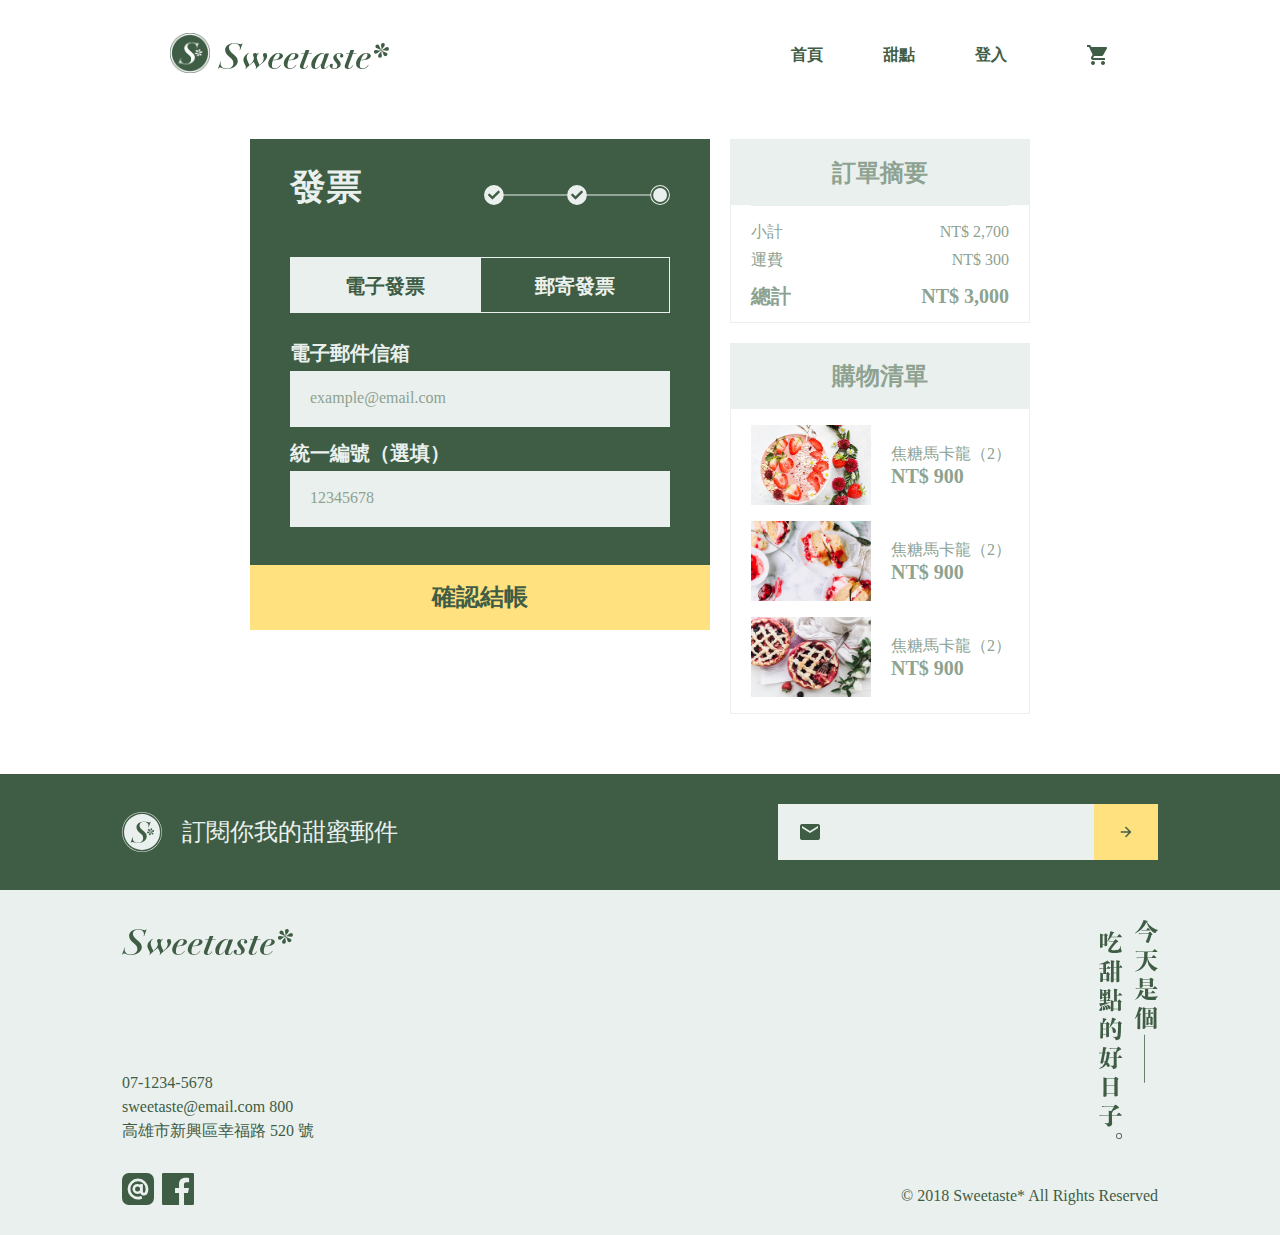
<file: sweet_taste/sweets bill/index.html>
<!DOCTYPE html>
<html lang="en">
<head>
    <meta charset="UTF-8">
    <meta http-equiv="X-UA-Compatible" content="IE=edge">
    <meta name="viewport" content="width=device-width, initial-scale=1.0">
    <title>Document</title>
    <link rel="stylesheet" href="sweets bill.css">
    <meta name="viewport" content="width=device-width, user-scalable=no, initial-scale=1.0, maximum-scale=1.0, minimum-scale=1.0">
</head>
<body>
    <div class="header">
        <div class="header1">
            <div class="threelong">
                <img src="images/dehaze-24px.png" alt="">
            </div>

            <div class="headerleft">
                <div class="logo1">
                    <img src="images/logo-dark.png" alt="">
                </div>
                <div class="logo2">
                    <a href="https://tina3295.github.io/sweet_taste/sweet%20homepage/"><img src="images/logotype-sm-dark.svg" alt="" ></a>
                </div>
            </div>
    
            <div class="headerright">
                <ul class="list">
                    <li> <a href="https://tina3295.github.io/sweet_taste/sweet%20homepage/">首頁</a></li>
                    <li> <a href="https://tina3295.github.io/sweet_taste/sweet/">甜點</a></li>
                    <li> <a href="https://tina3295.github.io/sweet_taste/sweets%20community/">登入</a></li>
                </ul>
                <div class="cartbtn">
                    <a href="https://tina3295.github.io/sweet_taste/sweets%20yourcart/"><img class="cart" src="images/shopping_cart.png" alt=""></a>       
                </div>
            </div>
        </div>
    </div>



    <div class="accountnumber">


        <div class="left">

            <div class="give">
                <div class="member">
                    <h3>發票</h3>
                </div>
                <div class="giveimg">
                    <img src="images/bar_invoice.svg" alt="">
                </div>
               
            </div>
            

            <div class="data">

                <div class="choose">
                    <div class="choose1">              
                        <a href="">電子發票</a>
                    </div> 
                    <div class="choose2">              
                        <a href="https://tina3295.github.io/sweet_taste/sweets%20bill2/">郵寄發票</a>
                    </div> 

                </div>
 



                <div class="tel">
                    <h4>電子郵件信箱</h4>
                
                    <div class="tel1">
                        <h5>example@email.com</h5>
                    </div>
                
                </div>

                <div class="tel">
                    <h4>統一編號（選填）</h4>
                
                    <div class="tel1">
                        <h5>12345678</h5>
                    </div>
                
                </div>

            </div>   
            
            <div class="goaccount">              
                <a href="https://tina3295.github.io/sweet_taste/sweets%20pay%20success/">確認結帳</a>
            </div>  

        </div>

       
        <div class="right">

            <div class="howmuch">
                <div class="righth4">
                    <h4>訂單摘要</h4>
                </div>
                
                <div class="cartmoney">
                    <div class="cartmoneytop">
                        <div class="cartmoneytop1">
                            <div class="smallleft">小計</div>
                            <div class="smallright">NT$ 2,700</div>
                        </div>    
    
                        <div class="cartmoneytop2">
                            <div class="smallleft">運費</div>
                            <div class="smallright">NT$ 300</div>
                        </div>  
                    </div>
    
                    <div class="cartmoneydown">
                        <div class="totalleft">總計</div>
                        <div class="totalright">NT$ 3,000</div>
                    </div>
                </div>
            </div>


            <div class="buylist">
                <div class="righth4">
                    <h4>購物清單</h4>
                </div>
            </div>
            
            <ul class="product">
                <li> 
                    <div class="productimg1"></div>

                    <div class="productname">
                        <h4>焦糖馬卡龍（2）</h4>
                        <h3>NT$ 900</h3>
                    </div>

                </li>

                <li> 
                    <div class="productimg2"></div>

                    <div class="productname">
                        <h4>焦糖馬卡龍（2）</h4>
                        <h3>NT$ 900</h3>
                    </div>

                </li>

                <li> 
                    <div class="productimg3"></div>

                    <div class="productname">
                        <h4>焦糖馬卡龍（2）</h4>
                        <h3>NT$ 900</h3>
                    </div>

                </li>
                
            </ul>  




        </div>


        
    </div>

    <div class="footer1">
        <div class="footer1left">
            <img src="images/logo-light.svg" alt="">
            <h4>訂閱你我的甜蜜郵件</h4>
        </div>

        <div class="footer1right">
            <div class="footer1right1">
                <img src="images/mail-24px.png" >
            </div>

            <div class="footer1right2">
                <img src="images/arrow_forward-24px.png" >
            </div>

        </div>
    </div>


    <div class="footer2">
        <div class="footer2left">
            <div class="footer2lefttop">
                <img src="images/logotype-lg-dark.svg" alt="">
            </div>
            <div class="footer2leftmiddle">
                <h6>07-1234-5678<br>sweetaste@email.com 800<br>高雄市新興區幸福路 520 號</h6>
            </div>
            <div class="footer2leftdown">
                <img src="images/ic-line@.svg" alt="">
                <img src="images/ic-facebook.svg" alt="">
            </div>
        </div>


        <div class="footer2right">
            <img src="images/text-sm.svg" alt="">
            <h6>© 2018 Sweetaste* All Rights Reserved</h6>
        </div>
    </div>
</body>
</html>
</file>
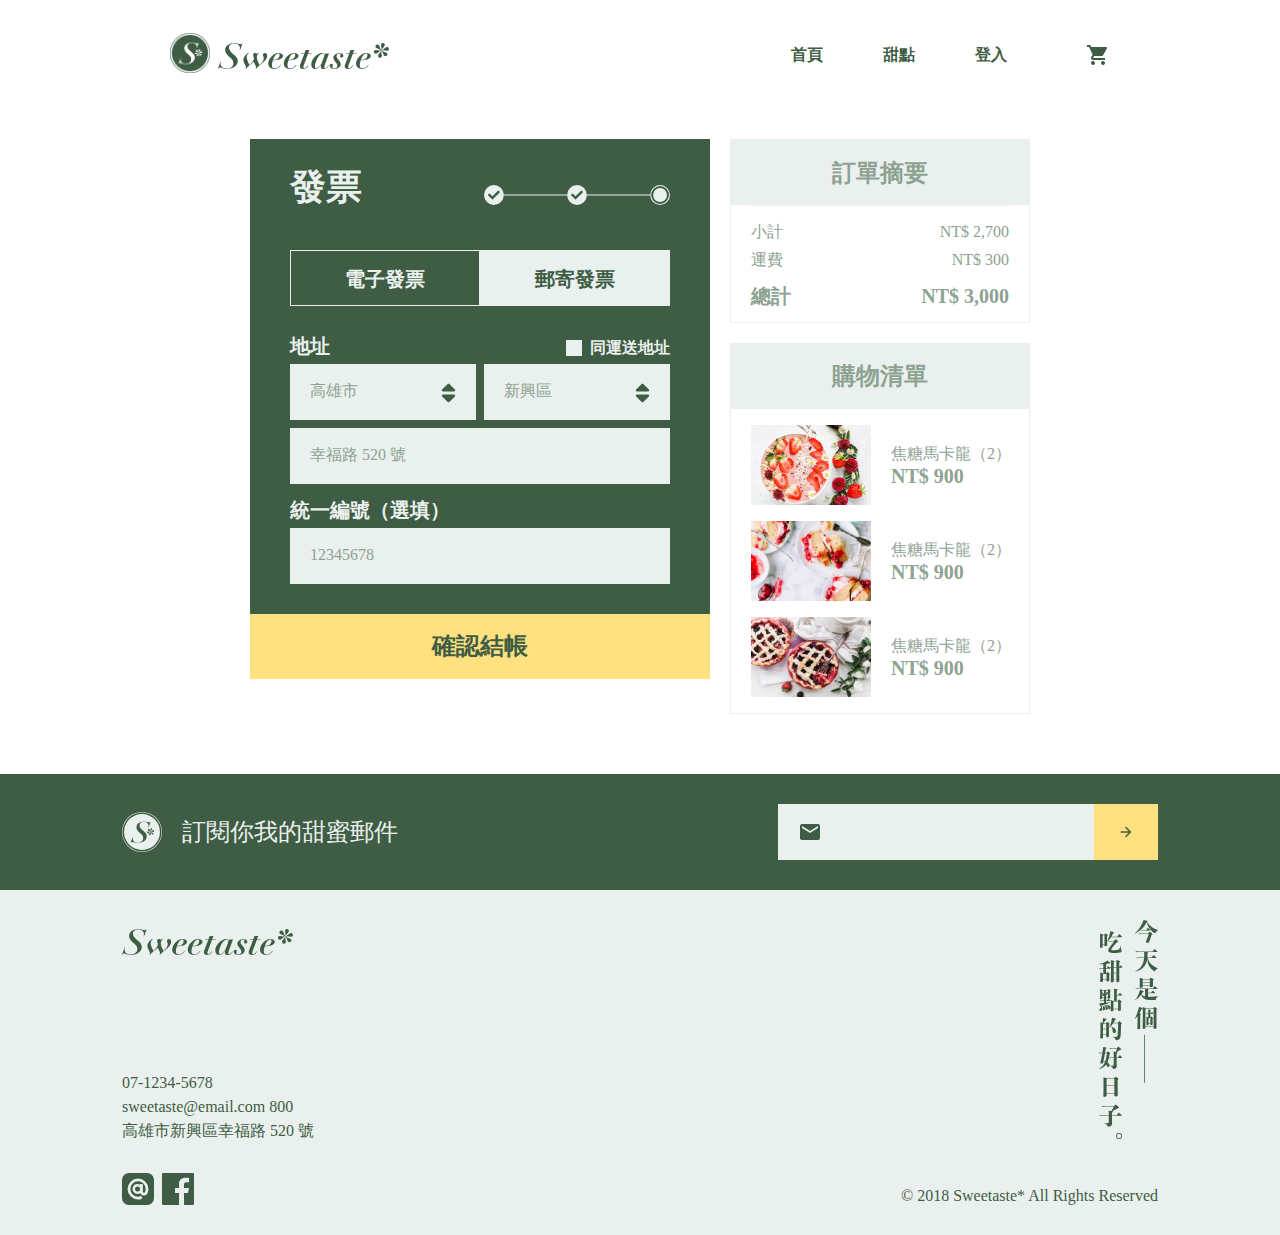
<file: sweet_taste/sweets bill2/index.html>
<!DOCTYPE html>
<html lang="en">
<head>
    <meta charset="UTF-8">
    <meta http-equiv="X-UA-Compatible" content="IE=edge">
    <meta name="viewport" content="width=device-width, initial-scale=1.0">
    <title>Document</title>
    <link rel="stylesheet" href="sweets bill.css">
    <meta name="viewport" content="width=device-width, user-scalable=no, initial-scale=1.0, maximum-scale=1.0, minimum-scale=1.0">
</head>
<body>
    <div class="header">
        <div class="header1">
            <div class="threelong">
                <img src="images/dehaze-24px.png" alt="">
            </div>

            <div class="headerleft">
                <div class="logo1">
                    <img src="images/logo-dark.png" alt="">
                </div>
                <div class="logo2">
                    <a href="https://tina3295.github.io/sweet_taste/sweet%20homepage/"><img src="images/logotype-sm-dark.svg" alt="" ></a>
                </div>
            </div>
    
            <div class="headerright">
                <ul class="list">
                    <li> <a href="https://tina3295.github.io/sweet_taste/sweet%20homepage/">首頁</a></li>
                    <li> <a href="https://tina3295.github.io/sweet_taste/sweet/">甜點</a></li>
                    <li> <a href="https://tina3295.github.io/sweet_taste/sweets%20community/">登入</a></li>
                </ul>
                <div class="cartbtn">
                    <a href="https://tina3295.github.io/sweet_taste/sweets%20yourcart/"><img class="cart" src="images/shopping_cart.png" alt=""></a>       
                </div>
            </div>
        </div>
    </div>



    <div class="accountnumber">


        <div class="left">

            <div class="give">
                <div class="member">
                    <h3>發票</h3>
                </div>
                <div class="giveimg">
                    <img src="images/bar_invoice.svg" alt="">
                </div>
               
            </div>
            

            <div class="data">

                <div class="choose">
                    <div class="choose1">              
                        <a href="https://tina3295.github.io/sweet_taste/sweets%20bill/">電子發票</a>
                    </div> 
                    <div class="choose2">              
                        <a href="">郵寄發票</a>
                    </div> 

                </div>
 


                <div class="address">
                
                    <div class="lastname">
                
                        <div class="same">
                            <h4>地址</h4>
                
                        </div>
                
                
                        <div class="kao">
                            <h5>高雄市</h5>
                            <img src="images/sort-solid.svg" alt="">
                        </div>
                    </div>

                    <div class="firstname">

                        <div class="remember">
                            <div class="block"></div>
                            <p>同運送地址</p>
                        </div>

                        <div class="kao">
                            <h5>新興區</h5>
                            <img src="images/sort-solid.svg" alt="">
                        </div>
                    </div>
                    
                </div>
                
                <div class="road">
                    <div class="tel1"><h5>幸福路 520 號</h5></div>
                </div>



                <div class="tel">
                    <h4>統一編號（選填）</h4>
                
                    <div class="tel1">
                        <h5>12345678</h5>
                    </div>
                
                </div>

            </div>   
            
            <div class="goaccount">              
                <a href="https://tina3295.github.io/sweet_taste/sweets%20pay%20success/">確認結帳</a>
            </div>  

        </div>

       
        <div class="right">

            <div class="howmuch">
                <div class="righth4">
                    <h4>訂單摘要</h4>
                </div>
                
                <div class="cartmoney">
                    <div class="cartmoneytop">
                        <div class="cartmoneytop1">
                            <div class="smallleft">小計</div>
                            <div class="smallright">NT$ 2,700</div>
                        </div>    
    
                        <div class="cartmoneytop2">
                            <div class="smallleft">運費</div>
                            <div class="smallright">NT$ 300</div>
                        </div>  
                    </div>
    
                    <div class="cartmoneydown">
                        <div class="totalleft">總計</div>
                        <div class="totalright">NT$ 3,000</div>
                    </div>
                </div>
            </div>


            <div class="buylist">
                <div class="righth4">
                    <h4>購物清單</h4>
                </div>
            </div>
            
            <ul class="product">
                <li> 
                    <div class="productimg1"></div>

                    <div class="productname">
                        <h4>焦糖馬卡龍（2）</h4>
                        <h3>NT$ 900</h3>
                    </div>

                </li>

                <li> 
                    <div class="productimg2"></div>

                    <div class="productname">
                        <h4>焦糖馬卡龍（2）</h4>
                        <h3>NT$ 900</h3>
                    </div>

                </li>

                <li> 
                    <div class="productimg3"></div>

                    <div class="productname">
                        <h4>焦糖馬卡龍（2）</h4>
                        <h3>NT$ 900</h3>
                    </div>

                </li>
                
            </ul>  




        </div>


        
    </div>

    <div class="footer1">
        <div class="footer1left">
            <img src="images/logo-light.svg" alt="">
            <h4>訂閱你我的甜蜜郵件</h4>
        </div>

        <div class="footer1right">
            <div class="footer1right1">
                <img src="images/mail-24px.png" >
            </div>

            <div class="footer1right2">
                <img src="images/arrow_forward-24px.png" >
            </div>

        </div>
    </div>


    <div class="footer2">
        <div class="footer2left">
            <div class="footer2lefttop">
                <img src="images/logotype-lg-dark.svg" alt="">
            </div>
            <div class="footer2leftmiddle">
                <h6>07-1234-5678<br>sweetaste@email.com 800<br>高雄市新興區幸福路 520 號</h6>
            </div>
            <div class="footer2leftdown">
                <img src="images/ic-line@.svg" alt="">
                <img src="images/ic-facebook.svg" alt="">
            </div>
        </div>


        <div class="footer2right">
            <img src="images/text-sm.svg" alt="">
            <h6>© 2018 Sweetaste* All Rights Reserved</h6>
        </div>
    </div>
</body>
</html>
</file>
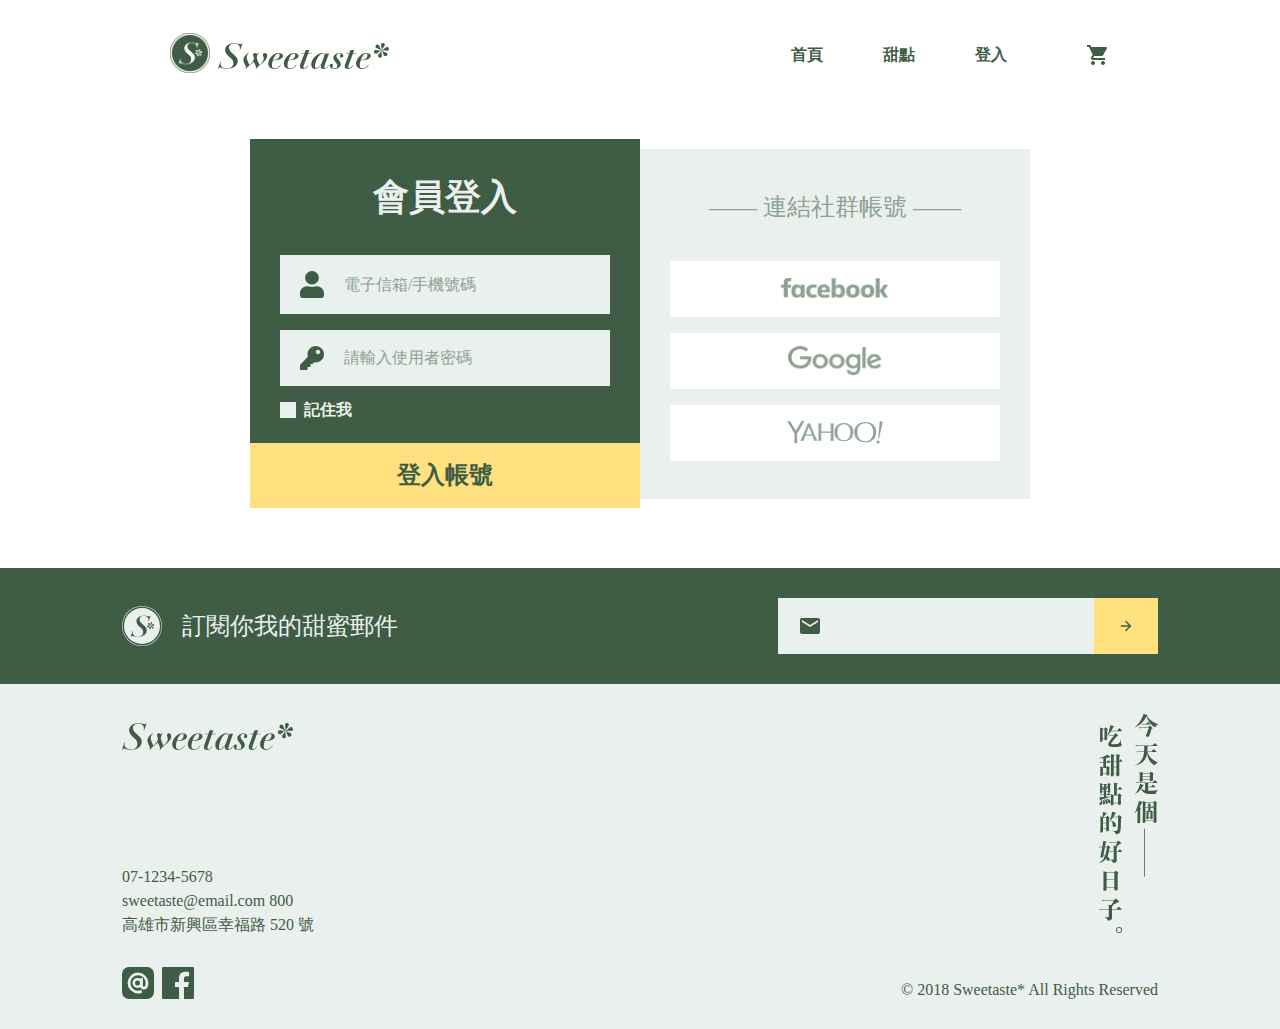
<file: sweet_taste/sweets community/index.html>
<!DOCTYPE html>
<html lang="en">
<head>
    <meta charset="UTF-8">
    <meta http-equiv="X-UA-Compatible" content="IE=edge">
    <meta name="viewport" content="width=device-width, initial-scale=1.0">
    <title>Document</title>
    <link rel="stylesheet" href="sweets community.css">
    <meta name="viewport" content="width=device-width, user-scalable=no, initial-scale=1.0, maximum-scale=1.0, minimum-scale=1.0">
</head>
<body>
    <div class="header">
        <div class="header1">
            <div class="threelong">
                <img src="images/dehaze-24px.png" alt="">
            </div>

            <div class="headerleft">
                <div class="logo1">
                    <img src="images/logo-dark.png" alt="">
                </div>
                <div class="logo2">
                    <a href="https://tina3295.github.io/sweet_taste/sweet%20homepage/"><img src="images/logotype-sm-dark.svg" alt="" ></a>
                </div>
            </div>
    
            <div class="headerright">
                <ul class="list">
                    <li> <a href="https://tina3295.github.io/sweet_taste/sweet%20homepage/">首頁</a></li>
                    <li> <a href="https://tina3295.github.io/sweet_taste/sweet/">甜點</a></li>
                    <li> <a href="">登入</a></li>
                </ul>
                <div class="cartbtn">
                    <a href="https://tina3295.github.io/sweet_taste/sweets%20yourcart/"><img class="cart" src="images/shopping_cart.png" alt=""></a>       
                </div>
            </div>
        </div>
    </div>

    <div class="mbmember">
        <h3>會員登入</h3>
    </div>        


    <div class="accountnumber">


        <div class="left">

            <h3 class="member">會員登入</h3>

            <div class="data">
                <ul>
                    <li>
                        <img src="images/user-solid.svg" alt="">
                        <p>電子信箱/手機號碼</p>
                    </li>
                    <li>
                        <img src="images/key-solid.svg" alt="">
                        <p>請輸入使用者密碼</p>
                    </li>
                </ul>

                <div class="remember">
                    <div class="block"></div>
                    <p>記住我</p>
                </div>

            </div>   
            
            <div class="goaccount">              
                <a href="">登入帳號</a>
            </div>  

        </div>

       
        <div class="right">

            <h4>—— 連結社群帳號 ——</h4>
            
            <ul class="socialaccount">
                <li> <a href=""><img class="socialaccount1" src="images/ic-facebook-logotype.png" alt=""></a></li>
                <li> <a href=""><img class="socialaccount2" src="images/ic-google.png" alt=""></a></li>
                <li> <a href=""><img class="socialaccount3" src="images/ic-yahoo.png" alt=""></a></li>
            </ul>  




        </div>


        
    </div>

    <div class="footer1">
        <div class="footer1left">
            <img src="images/logo-light.svg" alt="">
            <h4>訂閱你我的甜蜜郵件</h4>
        </div>

        <div class="footer1right">
            <div class="footer1right1">
                <img src="images/mail-24px.png" >
            </div>

            <div class="footer1right2">
                <img src="images/arrow_forward-24px.png" >
            </div>

        </div>
    </div>


    <div class="footer2">
        <div class="footer2left">
            <div class="footer2lefttop">
                <img src="images/logotype-lg-dark.svg" alt="">
            </div>
            <div class="footer2leftmiddle">
                <h6>07-1234-5678<br>sweetaste@email.com 800<br>高雄市新興區幸福路 520 號</h6>
            </div>
            <div class="footer2leftdown">
                <img src="images/ic-line@.svg" alt="">
                <img src="images/ic-facebook.svg" alt="">
            </div>
        </div>


        <div class="footer2right">
            <img src="images/text-sm.svg" alt="">
            <h6>© 2018 Sweetaste* All Rights Reserved</h6>
        </div>
    </div>
</body>
</html>
</file>
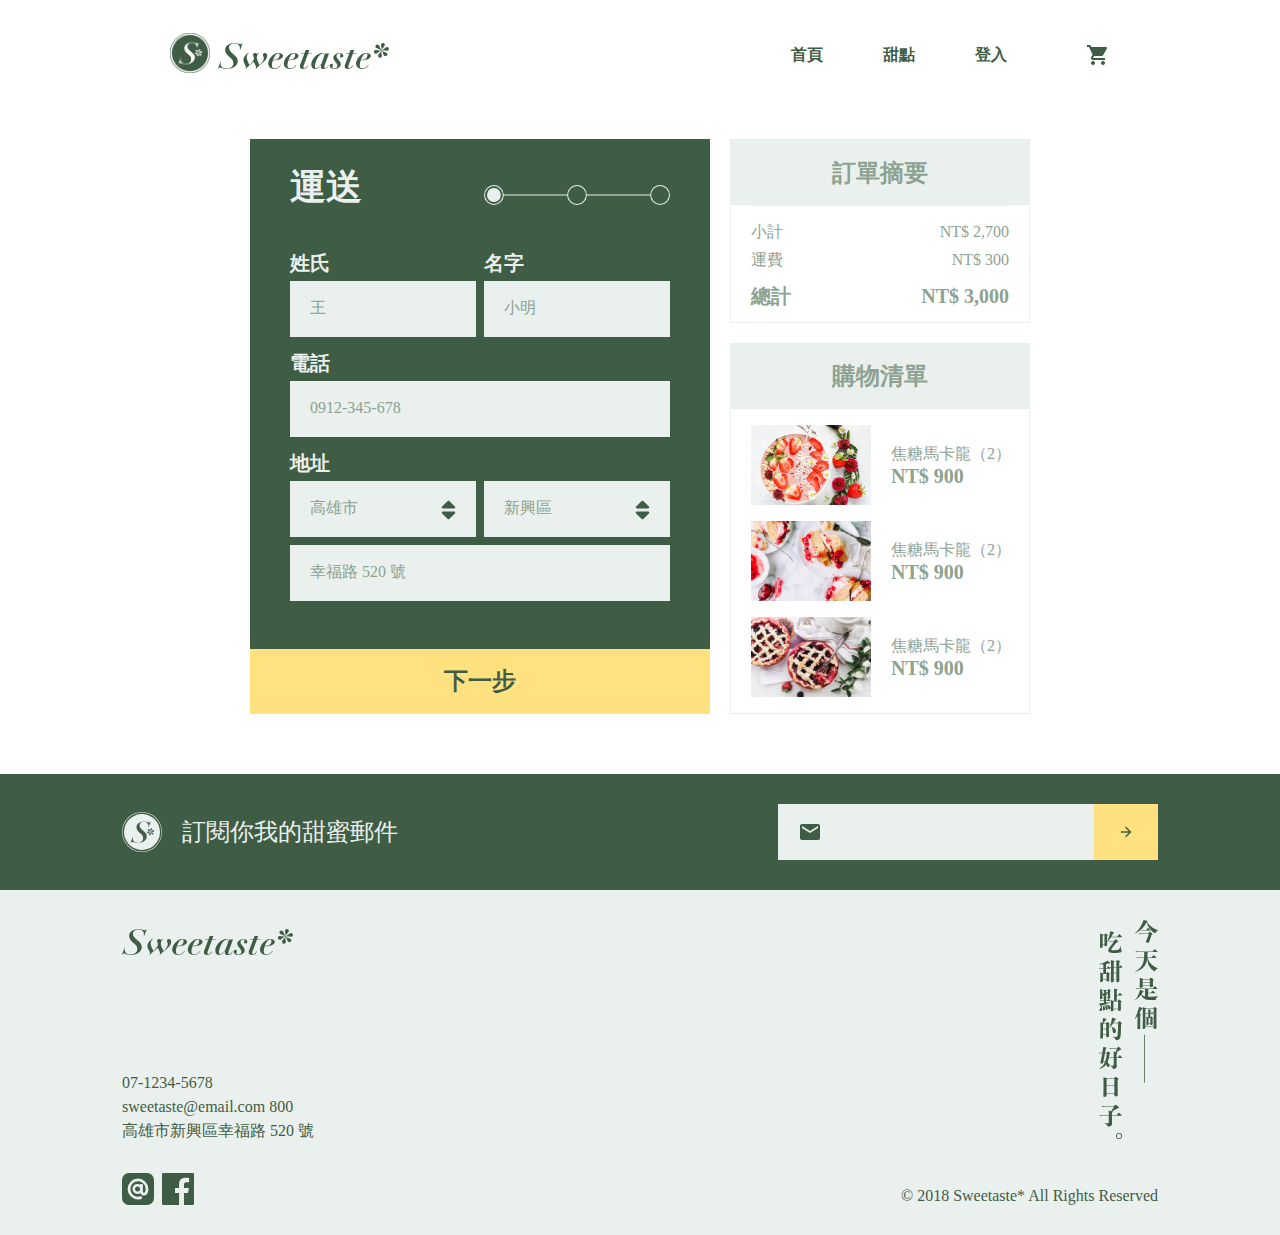
<file: sweet_taste/sweets delivery/index.html>
<!DOCTYPE html>
<html lang="en">
<head>
    <meta charset="UTF-8">
    <meta http-equiv="X-UA-Compatible" content="IE=edge">
    <meta name="viewport" content="width=device-width, initial-scale=1.0">
    <title>Document</title>
    <link rel="stylesheet" href="sweets delivery.css">
    <meta name="viewport" content="width=device-width, user-scalable=no, initial-scale=1.0, maximum-scale=1.0, minimum-scale=1.0">
</head>
<body>
    <div class="header">
        <div class="header1">
            <div class="threelong">
                <img src="images/dehaze-24px.png" alt="">
            </div>

            <div class="headerleft">
                <div class="logo1">
                    <img src="images/logo-dark.png" alt="">
                </div>
                <div class="logo2">
                    <a href="https://tina3295.github.io/sweet_taste/sweet%20homepage/"><img src="images/logotype-sm-dark.svg" alt="" ></a>
                </div>
            </div>
    
            <div class="headerright">
                <ul class="list">
                    <li> <a href="https://tina3295.github.io/sweet_taste/sweet%20homepage/">首頁</a></li>
                    <li> <a href="https://tina3295.github.io/sweet_taste/sweet/">甜點</a></li>
                    <li> <a href="https://tina3295.github.io/sweet_taste/sweets%20community/">登入</a></li>
                </ul>
                <div class="cartbtn">
                    <a href="https://tina3295.github.io/sweet_taste/sweets%20yourcart/"><img class="cart" src="images/shopping_cart.png" alt=""></a>       
                </div>
            </div>
        </div>
    </div>



    <div class="accountnumber">


        <div class="left">

            <div class="give">
                <div class="member">
                    <h3>運送</h3>
                </div>
                <div class="giveimg">
                    <img src="images/bar_delivery.svg" alt="">
                </div>
               
            </div>
            

            <div class="data">

                <div class="name">

                    <div class="lastname">
                        <h4>姓氏</h4>
                        <div class="wang"><h5>王</h5></div>
                    </div>

                    <div class="firstname">
                        <h4>名字</h4>
                        <div class="ming"><h5>小明</h5></div>
                    </div>
                    
                </div>

                <div class="tel">
                    <h4>電話</h4>
                    <div class="tel1"><h5>0912-345-678</h5></div>
                </div>


                <div class="address">

                    <div class="lastname">
                        <h4>地址</h4>
                        <div class="kao">
                            <h5>高雄市</h5>
                            <img src="images/sort-solid.svg" alt="">
                        </div>
                    </div>

                    <div class="firstname">

                        <div class="kao">
                            <h5>新興區</h5>
                            <img src="images/sort-solid.svg" alt="">
                        </div>
                    </div>
                    
                </div>

                <div class="road">
                    <div class="tel1"><h5>幸福路 520 號</h5></div>
                </div>

            </div>   
            
            <div class="goaccount">              
                <a href="https://tina3295.github.io/sweet_taste/sweets%20pay/">下一步</a>
            </div>  

        </div>

       
        <div class="right">

            <div class="howmuch">
                <div class="righth4">
                    <h4>訂單摘要</h4>
                </div>
                
                <div class="cartmoney">
                    <div class="cartmoneytop">
                        <div class="cartmoneytop1">
                            <div class="smallleft">小計</div>
                            <div class="smallright">NT$ 2,700</div>
                        </div>    
    
                        <div class="cartmoneytop2">
                            <div class="smallleft">運費</div>
                            <div class="smallright">NT$ 300</div>
                        </div>  
                    </div>
    
                    <div class="cartmoneydown">
                        <div class="totalleft">總計</div>
                        <div class="totalright">NT$ 3,000</div>
                    </div>
                </div>
            </div>


            <div class="buylist">
                <div class="righth4">
                    <h4>購物清單</h4>
                </div>
            </div>
            
            <ul class="product">
                <li> 
                    <div class="productimg1"></div>

                    <div class="productname">
                        <h4>焦糖馬卡龍（2）</h4>
                        <h3>NT$ 900</h3>
                    </div>

                </li>

                <li> 
                    <div class="productimg2"></div>

                    <div class="productname">
                        <h4>焦糖馬卡龍（2）</h4>
                        <h3>NT$ 900</h3>
                    </div>

                </li>

                <li> 
                    <div class="productimg3"></div>

                    <div class="productname">
                        <h4>焦糖馬卡龍（2）</h4>
                        <h3>NT$ 900</h3>
                    </div>

                </li>
                
            </ul>  




        </div>


        
    </div>

    <div class="footer1">
        <div class="footer1left">
            <img src="images/logo-light.svg" alt="">
            <h4>訂閱你我的甜蜜郵件</h4>
        </div>

        <div class="footer1right">
            <div class="footer1right1">
                <img src="images/mail-24px.png" >
            </div>

            <div class="footer1right2">
                <img src="images/arrow_forward-24px.png" >
            </div>

        </div>
    </div>


    <div class="footer2">
        <div class="footer2left">
            <div class="footer2lefttop">
                <img src="images/logotype-lg-dark.svg" alt="">
            </div>
            <div class="footer2leftmiddle">
                <h6>07-1234-5678<br>sweetaste@email.com 800<br>高雄市新興區幸福路 520 號</h6>
            </div>
            <div class="footer2leftdown">
                <img src="images/ic-line@.svg" alt="">
                <img src="images/ic-facebook.svg" alt="">
            </div>
        </div>


        <div class="footer2right">
            <img src="images/text-sm.svg" alt="">
            <h6>© 2018 Sweetaste* All Rights Reserved</h6>
        </div>
    </div>
</body>
</html>
</file>
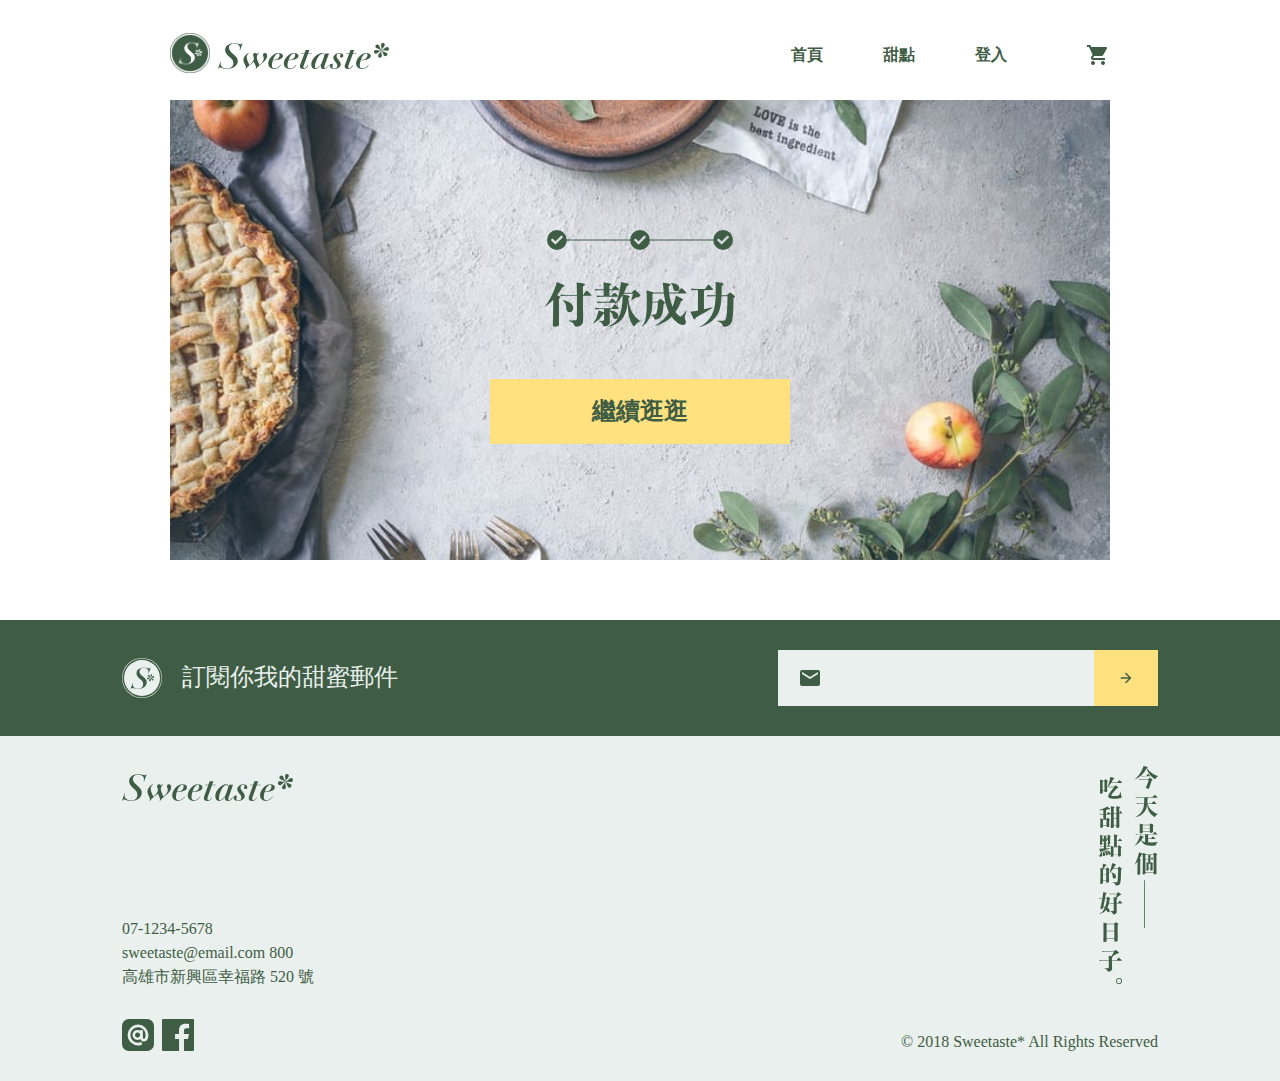
<file: sweet_taste/sweets pay success/index.html>
<!DOCTYPE html>
<html lang="en">
<head>
    <meta charset="UTF-8">
    <meta http-equiv="X-UA-Compatible" content="IE=edge">
    <meta name="viewport" content="width=device-width, initial-scale=1.0">
    <title>Document</title>
    <link rel="stylesheet" href="sweets pay success.css">
    <meta name="viewport" content="width=device-width, user-scalable=no, initial-scale=1.0, maximum-scale=1.0, minimum-scale=1.0">
</head>
<body>
    <div class="header">
        <div class="header1">
            <div class="threelong">
                <img src="images/dehaze-24px.png" alt="">
            </div>

            <div class="headerleft">
                <div class="logo1">
                    <img src="images/logo-dark.png" alt="">
                </div>
                <div class="logo2">
                    <a href="https://tina3295.github.io/sweet_taste/sweet%20homepage/"><img src="images/logotype-sm-dark.svg" alt="" ></a>
                </div>
            </div>
    
            <div class="headerright">
                <ul class="list">
                    <li> <a href="https://tina3295.github.io/sweet_taste/sweet%20homepage/">首頁</a></li>
                    <li> <a href="https://tina3295.github.io/sweet_taste/sweet/">甜點</a></li>
                    <li> <a href="https://tina3295.github.io/sweet_taste/sweets%20community/">登入</a></li>
                </ul>
                <div class="cartbtn">
                    <a href="https://tina3295.github.io/sweet_taste/sweets%20yourcart/"><img class="cart" src="images/shopping_cart.png" alt=""></a>       
                </div>
            </div>
        </div>


    </div>

    <div class="bg">
        <div class="bg1"></div>
    </div>


    <div class="success">

        <div class="successtop">
            <img src="images/bar_payment_success.svg" alt="">
        </div>

        <div class="successdown">
            <img src="images/paySuccess.svg" alt="">
        </div>




    </div>

    
    <div class="goaccount">              
        <a href="https://tina3295.github.io/sweet_taste/sweet/">繼續逛逛</a>
    </div>  

        


    <div class="footer1">
        <div class="footer1left">
            <img src="images/logo-light.svg" alt="">
            <h4>訂閱你我的甜蜜郵件</h4>
        </div>

        <div class="footer1right">
            <div class="footer1right1">
                <img src="images/mail-24px.png" >
            </div>

            <div class="footer1right2">
                <img src="images/arrow_forward-24px.png" >
            </div>

        </div>
    </div>


    <div class="footer2">
        <div class="footer2left">
            <div class="footer2lefttop">
                <img src="images/logotype-lg-dark.svg" alt="">
            </div>
            <div class="footer2leftmiddle">
                <h6>07-1234-5678<br>sweetaste@email.com 800<br>高雄市新興區幸福路 520 號</h6>
            </div>
            <div class="footer2leftdown">
                <img src="images/ic-line@.svg" alt="">
                <img src="images/ic-facebook.svg" alt="">
            </div>
        </div>


        <div class="footer2right">
            <img src="images/text-sm.svg" alt="">
            <h6>© 2018 Sweetaste* All Rights Reserved</h6>
        </div>
    </div>
</body>
</html>
</file>
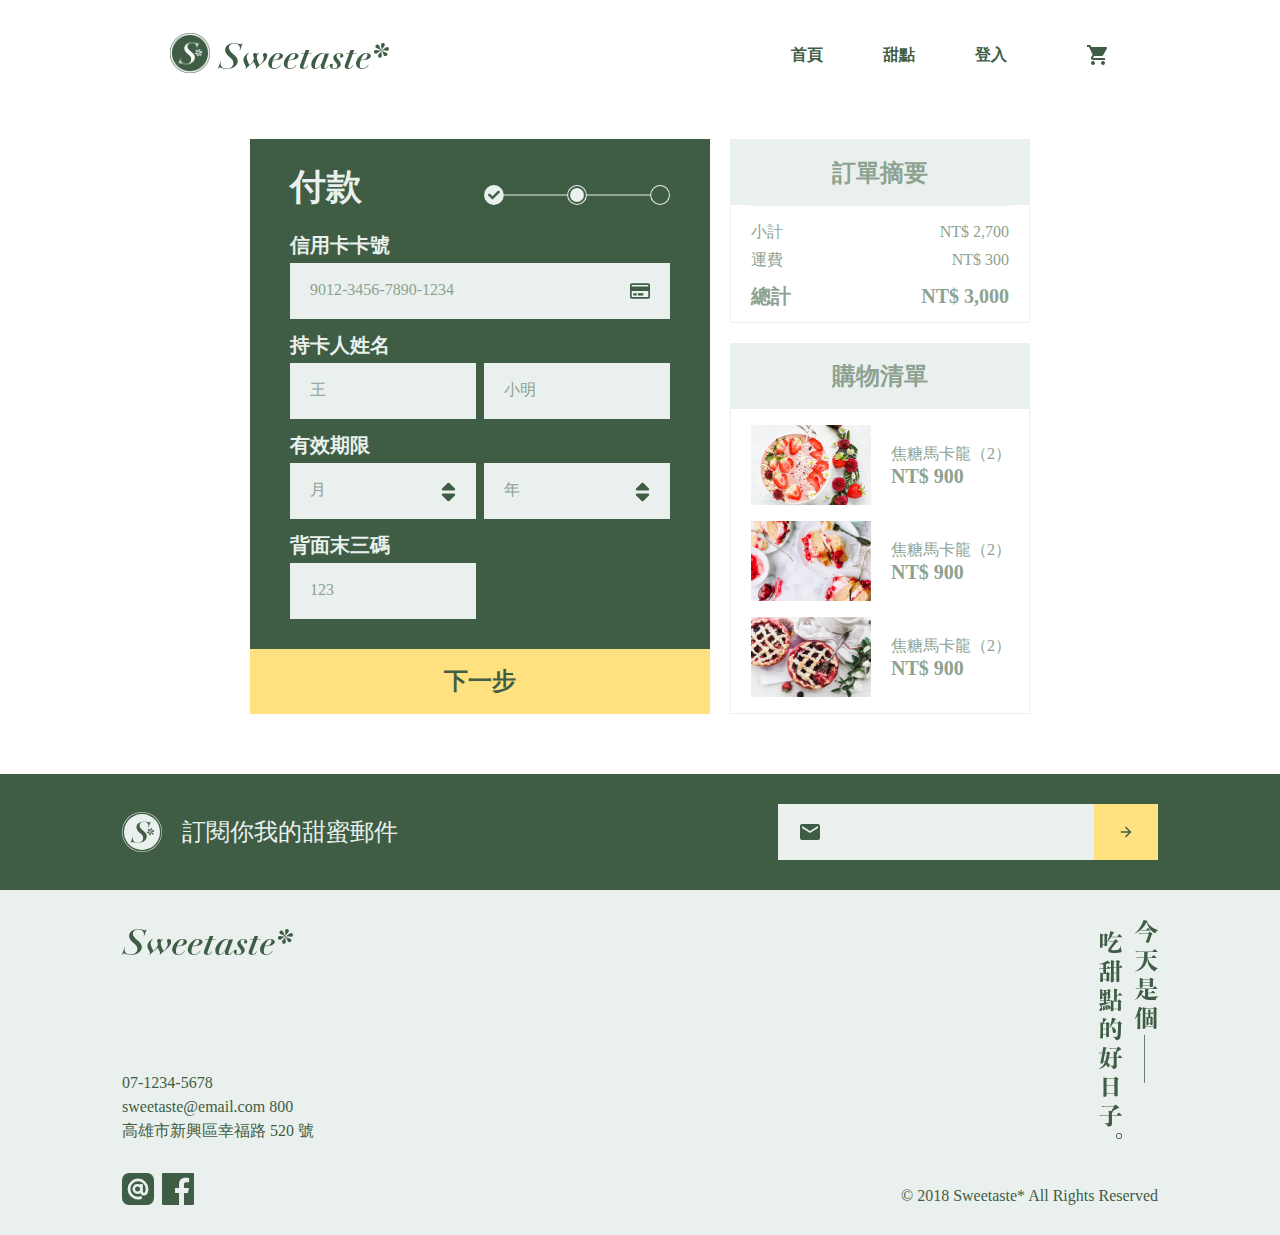
<file: sweet_taste/sweets pay/index.html>
<!DOCTYPE html>
<html lang="en">
<head>
    <meta charset="UTF-8">
    <meta http-equiv="X-UA-Compatible" content="IE=edge">
    <meta name="viewport" content="width=device-width, initial-scale=1.0">
    <title>Document</title>
    <link rel="stylesheet" href="sweets pay.css">
    <meta name="viewport" content="width=device-width, user-scalable=no, initial-scale=1.0, maximum-scale=1.0, minimum-scale=1.0">
</head>
<body>
    <div class="header">
        <div class="header1">
            <div class="threelong">
                <img src="images/dehaze-24px.png" alt="">
            </div>

            <div class="headerleft">
                <div class="logo1">
                    <img src="images/logo-dark.png" alt="">
                </div>
                <div class="logo2">
                    <a href="https://tina3295.github.io/sweet_taste/sweet%20homepage/"><img src="images/logotype-sm-dark.svg" alt="" ></a>
                </div>
            </div>
    
            <div class="headerright">
                <ul class="list">
                    <li> <a href="https://tina3295.github.io/sweet_taste/sweet%20homepage/">首頁</a></li>
                    <li> <a href="https://tina3295.github.io/sweet_taste/sweet/">甜點</a></li>
                    <li> <a href="https://tina3295.github.io/sweet_taste/sweets%20community/">登入</a></li>
                </ul>
                <div class="cartbtn">
                    <a href="https://tina3295.github.io/sweet_taste/sweets%20yourcart/"><img class="cart" src="images/shopping_cart.png" alt=""></a>       
                </div>
            </div>
        </div>
    </div>



    <div class="accountnumber">


        <div class="left">

            <div class="give">
                <div class="member">
                    <h3>付款</h3>
                </div>
                <div class="giveimg">
                    <img src="images/bar_payment.svg" alt="">
                </div>
               
            </div>
            

            <div class="data">


                <div class="tel">
                    <h4>信用卡卡號</h4>

                    <div class="cardinfor">
                    
                    
                        <div class="tel1">
                            <h5>9012-3456-7890-1234</h5>
                        </div>
                        <div class="card">
                            <img src="images/credit-card.svg" alt="">
                        </div>

                    </div>
                </div>

                <div class="name">

                    <div class="lastname">
                        <h4>持卡人姓名</h4>
                        <div class="wang"><h5>王</h5></div>
                    </div>

                    <div class="firstname">
                        <h4></h4>
                        <div class="ming"><h5>小明</h5></div>
                    </div>
                    
                </div>




                <div class="address">

                    <div class="lastname">
                        <h4>有效期限</h4>
                        <div class="kao">
                            <h5>月</h5>
                            <img src="images/sort-solid.svg" alt="">
                        </div>
                    </div>

                    <div class="firstname">

                        <div class="kao">
                            <h5>年</h5>
                            <img src="images/sort-solid.svg" alt="">
                        </div>
                    </div>
                    
                </div>

                <div class="road">
                    <h4>背面末三碼</h4>
                    <div class="tel1"><h5>123</h5></div>
                </div>

            </div>   
            
            <div class="goaccount">              
                <a href="https://tina3295.github.io/sweet_taste/sweets%20bill/">下一步</a>
            </div>  

        </div>

       
        <div class="right">

            <div class="howmuch">
                <div class="righth4">
                    <h4>訂單摘要</h4>
                </div>
                
                <div class="cartmoney">
                    <div class="cartmoneytop">
                        <div class="cartmoneytop1">
                            <div class="smallleft">小計</div>
                            <div class="smallright">NT$ 2,700</div>
                        </div>    
    
                        <div class="cartmoneytop2">
                            <div class="smallleft">運費</div>
                            <div class="smallright">NT$ 300</div>
                        </div>  
                    </div>
    
                    <div class="cartmoneydown">
                        <div class="totalleft">總計</div>
                        <div class="totalright">NT$ 3,000</div>
                    </div>
                </div>
            </div>


            <div class="buylist">
                <div class="righth4">
                    <h4>購物清單</h4>
                </div>
            </div>
            
            <ul class="product">
                <li> 
                    <div class="productimg1"></div>

                    <div class="productname">
                        <h4>焦糖馬卡龍（2）</h4>
                        <h3>NT$ 900</h3>
                    </div>

                </li>

                <li> 
                    <div class="productimg2"></div>

                    <div class="productname">
                        <h4>焦糖馬卡龍（2）</h4>
                        <h3>NT$ 900</h3>
                    </div>

                </li>

                <li> 
                    <div class="productimg3"></div>

                    <div class="productname">
                        <h4>焦糖馬卡龍（2）</h4>
                        <h3>NT$ 900</h3>
                    </div>

                </li>
                
            </ul>  




        </div>


        
    </div>

    <div class="footer1">
        <div class="footer1left">
            <img src="images/logo-light.svg" alt="">
            <h4>訂閱你我的甜蜜郵件</h4>
        </div>

        <div class="footer1right">
            <div class="footer1right1">
                <img src="images/mail-24px.png" >
            </div>

            <div class="footer1right2">
                <img src="images/arrow_forward-24px.png" >
            </div>

        </div>
    </div>


    <div class="footer2">
        <div class="footer2left">
            <div class="footer2lefttop">
                <img src="images/logotype-lg-dark.svg" alt="">
            </div>
            <div class="footer2leftmiddle">
                <h6>07-1234-5678<br>sweetaste@email.com 800<br>高雄市新興區幸福路 520 號</h6>
            </div>
            <div class="footer2leftdown">
                <img src="images/ic-line@.svg" alt="">
                <img src="images/ic-facebook.svg" alt="">
            </div>
        </div>


        <div class="footer2right">
            <img src="images/text-sm.svg" alt="">
            <h6>© 2018 Sweetaste* All Rights Reserved</h6>
        </div>
    </div>
</body>
</html>
</file>
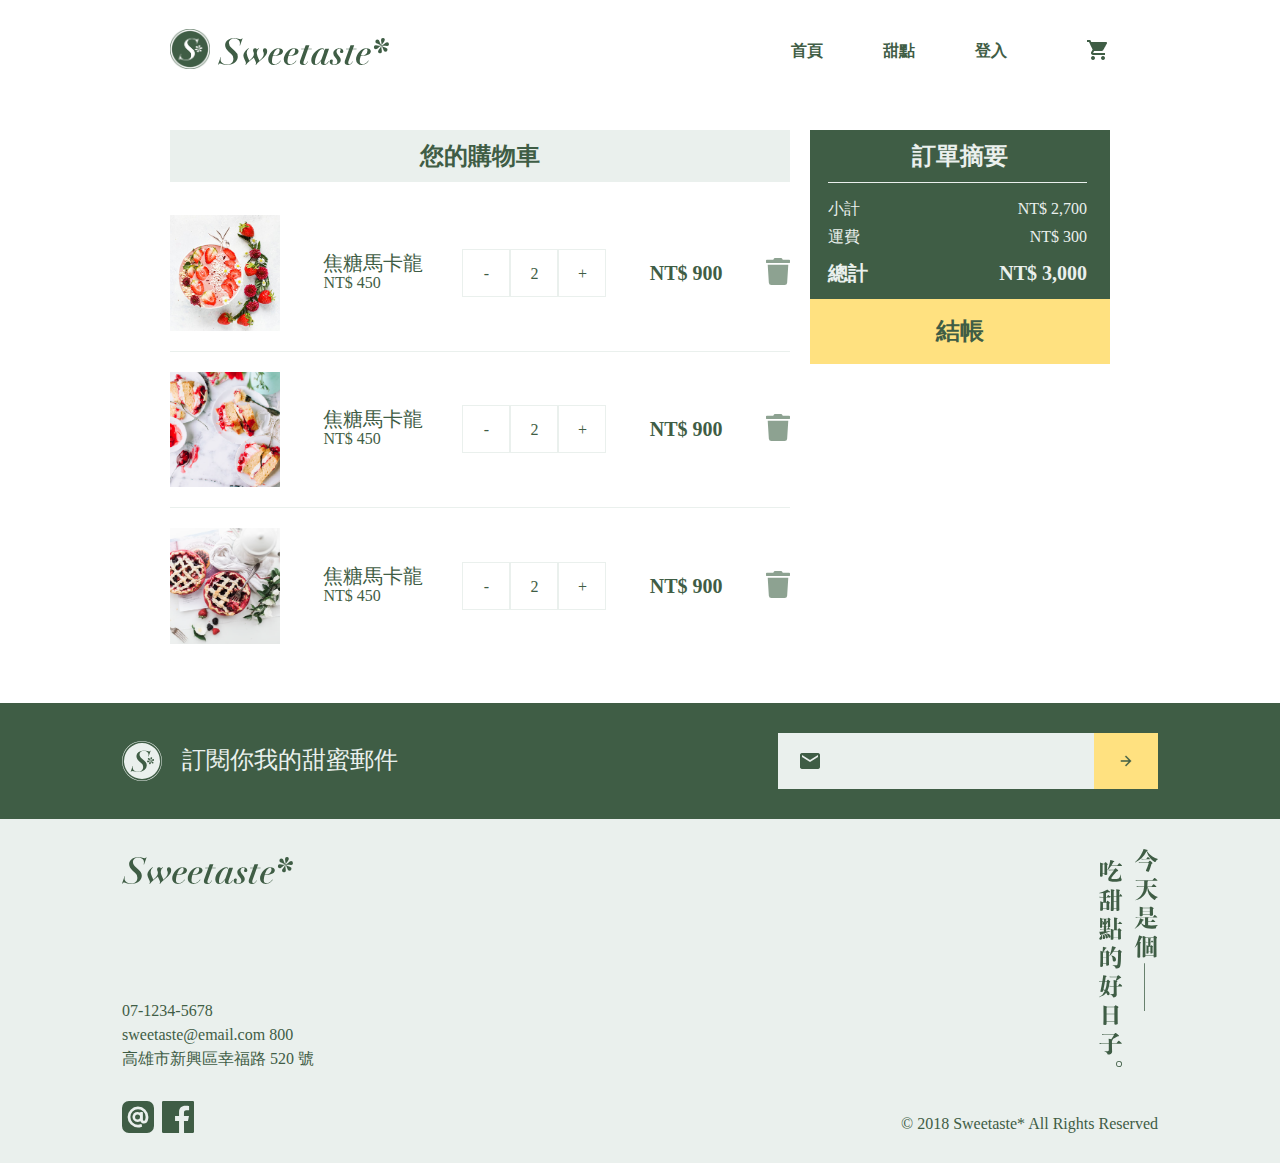
<file: sweet_taste/sweets yourcart/index.html>
<!DOCTYPE html>
<html lang="en">
<head>
    <meta charset="UTF-8">
    <meta http-equiv="X-UA-Compatible" content="IE=edge">
    <meta name="viewport" content="width=device-width, initial-scale=1.0">
    <title>Document</title>
    <link rel="stylesheet" href="sweets yourcart.css">
    <meta name="viewport" content="width=device-width, user-scalable=no, initial-scale=1.0, maximum-scale=1.0, minimum-scale=1.0">
</head>
<body>
    <div class="header">
        <div class="header1">
            <div class="threelong">
                <img src="images/dehaze-24px.png" alt="">
            </div>

            <div class="headerleft">
                <div class="logo1">
                    <img src="images/logo-dark.png" alt="">
                </div>
                <div class="logo2">
                    <a href="https://tina3295.github.io/sweet_taste/sweet%20homepage/"><img src="images/logotype-sm-dark.svg" alt="" ></a>
                </div>
            </div>
    
            <div class="headerright">
                <ul class="list">
                    <li> <a href="https://tina3295.github.io/sweet_taste/sweet%20homepage/">首頁</a></li>
                    <li> <a href="https://tina3295.github.io/sweet_taste/sweet/">甜點</a></li>
                    <li> <a href="https://tina3295.github.io/sweet_taste/sweets%20community/">登入</a></li>
                </ul>
                <div class="cartbtn">
                    <a href=""><img class="cart" src="images/shopping_cart.png" alt=""></a>       
                </div>
            </div>
        </div>
    </div>

      


    <div class="accountnumber">


        <div class="left">

            <div class="yourcart">
                <h3>您的購物車</h3>
            </div>
            

            <div class="data">
                <ul>
                    <li>
                        <div class="mbproductimg1"></div>
                        <div class="productimg">
                            <img src="images/p-8.jpg" alt="">
                        </div>
                        
                        <div class="mbproductbox">
                            <div class="productname">
                                <h3>焦糖馬卡龍</h3>
                                <h4>NT$ 450</h4>
                            </div>
                        
                            <div class="quantity">
                                <div class="quantity1">-</div>
                                <div class="quantity2">2</div>
                                <div class="quantity3">+</div>
                            </div>
                        </div>


                        <div class="money">
                            <h3>NT$ 900</h3>
                        </div>

                       <div class="trash">
                            <img src="images/trash-solid.svg" alt="">
                       </div>

                    </li>

                    <div class="mbmoney">
                        <h3>NT$ 900</h3>
                    </div>


                    <li class="greenline">
                        <div class="mbproductimg2"></div>
                        <div class="productimg">
                            <img src="images/p-5.png" alt="">
                        </div>
                        
                        <div class="mbproductbox">
                            <div class="productname">
                                <h3>焦糖馬卡龍</h3>
                                <h4>NT$ 450</h4>
                            </div>
                        
                            <div class="quantity">
                                <div class="quantity1">-</div>
                                <div class="quantity2">2</div>
                                <div class="quantity3">+</div>
                            </div>
                        </div>

                        <div class="money">
                            <h3>NT$ 900</h3>
                        </div>

                       <div class="trash">
                            <img src="images/trash-solid.svg" alt="">
                       </div>

                    </li>

                    <div class="mbmoney">
                        <h3>NT$ 900</h3>
                    </div>

                    <li>
                        <div class="mbproductimg3"></div>
                        <div class="productimg">
                            <img src="images/p-3.png" alt="">
                        </div>
                        
                        <div class="mbproductbox">
                            <div class="productname">
                                <h3>焦糖馬卡龍</h3>
                                <h4>NT$ 450</h4>
                            </div>
                        
                            <div class="quantity">
                                <div class="quantity1">-</div>
                                <div class="quantity2">2</div>
                                <div class="quantity3">+</div>
                            </div>
                        </div>

                        <div class="money">
                            <h3>NT$ 900</h3>
                        </div>

                       <div class="trash">
                            <img src="images/trash-solid.svg" alt="">
                       </div>

                    </li>
                    <div class="mbmoney">
                        <h3>NT$ 900</h3>
                    </div>

                </ul>

 

            </div>   
            


        </div>

       
        <div class="right">

            <div class="righth4">
                <h4>訂單摘要</h4>
            </div>
            
            <div class="cartmoney">
                <div class="cartmoneytop">
                    <div class="cartmoneytop1">
                        <div class="smallleft">小計</div>
                        <div class="smallright">NT$ 2,700</div>
                    </div>    

                    <div class="cartmoneytop2">
                        <div class="smallleft">運費</div>
                        <div class="smallright">NT$ 300</div>
                    </div>  
                </div>

                <div class="cartmoneydown">
                    <div class="totalleft">總計</div>
                    <div class="totalright">NT$ 3,000</div>
                </div>
            </div>



            
            <div class="goaccount">              
                <a href="https://tina3295.github.io/sweet_taste/sweets%20delivery/">結帳</a>
            </div>  

        </div>


        
    </div>

    <div class="footer1">
        <div class="footer1left">
            <img src="images/logo-light.svg" alt="">
            <h4>訂閱你我的甜蜜郵件</h4>
        </div>

        <div class="footer1right">
            <div class="footer1right1">
                <img src="images/mail-24px.png" >
            </div>

            <div class="footer1right2">
                <img src="images/arrow_forward-24px.png" >
            </div>

        </div>
    </div>


    <div class="footer2">
        <div class="footer2left">
            <div class="footer2lefttop">
                <img src="images/logotype-lg-dark.svg" alt="">
            </div>
            <div class="footer2leftmiddle">
                <h6>07-1234-5678<br>sweetaste@email.com 800<br>高雄市新興區幸福路 520 號</h6>
            </div>
            <div class="footer2leftdown">
                <img src="images/ic-line@.svg" alt="">
                <img src="images/ic-facebook.svg" alt="">
            </div>
        </div>


        <div class="footer2right">
            <img src="images/text-sm.svg" alt="">
            <h6>© 2018 Sweetaste* All Rights Reserved</h6>
        </div>
    </div>
</body>
</html>
</file>
<file: chattalker/chattalker.css>
html, body, div, span, applet, object, iframe,
h1, h2, h3, h4, h5, h6, p, blockquote, pre,
a, abbr, acronym, address, big, cite, code,
del, dfn, em, img, ins, kbd, q, s, samp,
small, strike, strong, sub, sup, tt, var,
b, u, i, center,
dl, dt, dd, ol, ul, li,
fieldset, form, label, legend,
table, caption, tbody, tfoot, thead, tr, th, td,
article, aside, canvas, details, embed, 
figure, figcaption, footer, header, hgroup, 
menu, nav, output, ruby, section, summary,
time, mark, audio, video {
	margin: 0;
	padding: 0;
	border: 0;
	font-size: 100%;
	font: inherit;
	vertical-align: baseline;
}
/* HTML5 display-role reset for older browsers */
article, aside, details, figcaption, figure, 
footer, header, hgroup, menu, nav, section {
	display: block;
}
body {
	line-height: 1;
}
ol, ul {
	list-style: none;
}
blockquote, q {
	quotes: none;
}
blockquote:before, blockquote:after,
q:before, q:after {
	content: '';
	content: none;
}
table {
	border-collapse: collapse;
	border-spacing: 0;
}
img{
	max-width:100%;
	height: auto;
}
*,*::before,*::after{
	box-sizing: border-box;
}




.header{
    display: flex;
	justify-content: space-between;
	align-items: center;
	max-width: 100%;
	height: 88px;
}
@media(max-width:500px){
	.header{
		background-color:#FFFFFF;
		border-bottom: 3px solid #FFD153;
	}
}

.headerleft{
	display: flex;
}
@media(max-width:500px){
	.headerleft{
		padding-left: 21.8px;
		width:200px;
	}
}

.headerright{
	display: block;
	text-align: center;
}
@media(max-width:500px){
	.headerright{
		padding-right: 20px;
	}
}

.headerright a{
	text-decoration: none;
	font-size: 16px;
	display: block;
	width: 128px;
	height: 40px;
	line-height: 40px;
	color: white;
	background-color: #FF5D50;
	border-radius: 50rem;
}

.all{
	max-width: 1085px;
	margin: 0 auto;
}

.introduction{
	display: flex;
	justify-content: space-between;
	flex-wrap: wrap;
}
@media(max-width:500px){
	.introduction{
		margin-left: 20px;
		margin-right: 28.8px;
	}
}

.introleft{
	display: flex;
	flex-direction: column;
	justify-content: center;
}


.introleft1{
	font: normal normal bold 18px/26px Noto Sans TC;
	color: #56C4C5;
	margin-bottom: 8px;
}
@media(max-width:500px){
	.introleft1{
		font: normal normal bold 16px/24px Noto Sans TC;
		margin-top: 32px;
	}
}

.introleft2{
	font: normal normal bold 48px/70px Noto Sans TC;
	color: #221E1F;
	margin-bottom: 16px;
}
@media(max-width:500px){
	.introleft2{
		font: normal normal bold 32px/46px Noto Sans TC;
	}
}

.introleft3{
	font: normal normal normal 20px/29px Noto Sans TC;
	color: #221E1F;
}
@media(max-width:500px){
	.introleft3{
		font: normal normal normal 16px/24px Noto Sans TC;
	}
}

.introright{
	display: flex;
	width: 532px;
}
@media(max-width:500px){
	.introright{
		width: 304.32px;
		margin-top: 32px;
		margin-left: 41.87px;
	}
}


.background{
	position: relative;
/*	background-repeat: no-repeat; */
	width: 100%;
}

.bg1{
	position: absolute;
	background-image: url(images/bg_home.svg);
	background-size: cover;
	z-index: -99;
	height: 768px;
	right: 0;
	width: 850.36px;
	background-repeat: no-repeat;
}
@media(max-width:500px){
	.bg1{
		background-image: url(images/bg_home_sm.svg);
		height: 244.8px;
		left:25px;
		top: 391px;
		max-width: 334px;
	}
}

.bg2{
	position: absolute;
	background-image: url(images/ball01.svg);
	background-size: cover;
	z-index: -99;
	height: 360px;
	left: -222px;
	top: 589px;
	width: 360px;
	background-repeat: no-repeat;
}
@media(max-width:500px){
	.bg2{
		max-width: 126px;
		height: 126px;
		left: -77px;
		top: 743px;
	}
}



.bg3{
	position: absolute;
	background-image: url(images/ball02.svg);
	background-size: cover;
	z-index: -99;
	height: 310px;
	right: 0;
	top:1694px;
	width: 210px;
	background-repeat: no-repeat;
}
@media(max-width:500px){
	.bg3{
		max-width: 88px;
		height: 135px;
		top: 3067px;
	}
}

.bg4{
	position: absolute;
	background-image: url(images/ball03.svg);
	background-size: cover;
	z-index: -99;
	height: 130px;
	left:25px;
	top: 2620px;
	width: 130px;
	background-repeat: no-repeat;
}
@media(max-width:500px){
	.bg4{
		background-size: contain;
		max-width: 153px;
		height: 153px;
		left: -76px;
		top: 4827px;
	}
}

.float{
	position: absolute;
	background-image: url(images/top@2x.png);
	background-size: cover;
	z-index: 2;
	height: 71px;
	position: fixed;
	right: 48px;
	bottom: 23px;
	width: 71px;
	background-repeat: no-repeat;
}
.float a{
	display: block;
	width: 71px;
	height: 71px;
}
@media(max-width:500px){
	.float{
		height: 50px;
		right: 16px;
		bottom: 16px;
		width: 50px;
	}
	.float a{
		width: 50px;
		height: 50px;
	}
}


.platform{
	max-width:969px ;
	margin: 0 auto;
	display: flex;
	flex-direction: column;
}

.three{
	display: flex;
	flex-direction: column;
}

.three h3{
	text-align: center;
	font: normal normal bold 32px/46px Noto Sans TC;
	color: #221E1F;
	margin-top: 217px;
	margin-bottom: 48px;
}
@media(max-width:500px){
	.three h3{
		margin-top: 98.5px;
		margin-bottom: 32px;
		font: normal normal bold 28px/40px Noto Sans TC;
	}
}

.three1{
	display: flex;
	justify-content: space-between;
	flex-wrap: wrap;
}

.three1 li{
	display: flex;
	width: 33%;

}
@media(max-width:500px){
	.three1 li{
		width: 100%;
		margin-bottom: 24px;	
	}
}


.fb,.line,.ig{
	display: flex;
	flex-direction: column;
	align-items: center;
	text-align: center;
}

.fb img,.line img,.ig img{
	width: 90px;
}
@media(max-width:500px){
	.fb img,.line img,.ig img{
		width: 60px;
	}
}

.fb h4,.line h4,.ig h4{
	font: normal normal bold 24px/35px Noto Sans TC;
	margin-top: 24px;
	color: #221E1F;
}
@media(max-width:500px){
	.fb h4,.line h4,.ig h4{
		margin-top: 16px;
		font: normal normal bold 18px/26px Noto Sans TC;
	}
}

.fb p,.line p,.ig p{
font: normal normal normal 16px/24px Noto Sans TC;
margin-top: 24px;
color: #747474;
}
@media(max-width:500px){
	.fb p,.line p,.ig p{
		margin-top: 16px;
	}
}

.anyrole{
	max-width:1088px ;
	margin: 0 auto;
	display: flex;
	flex-direction: column;
}


.anyrole1{
	text-align: center;
	font: normal normal bold 32px/46px Noto Sans TC;
	color: #221E1F;
	margin-top: 100px;
}
@media(max-width:500px){
	.anyrole1{
		margin-top: 36px;
		font: normal normal bold 28px/40px Noto Sans TC;
	}
}
.anyrole2{
	text-align: center;
	font: normal normal normal 20px/29px Noto Sans TC;
	color: #221E1F;
	margin-top: 16px;
	margin-bottom: 48px;
}
@media(max-width:500px){
	.anyrole2{
		font: normal normal normal 18px/26px Noto Sans TC;
		padding-left: 20px;
		padding-right: 21px;
		margin-bottom: 8px;
	}
}

.anyrole ul{
	display: flex;
	justify-content: space-between;
	background: #FFFFFF 0% 0%; 
	border-radius: 12px;
	flex-wrap: wrap;
}
@media(max-width:500px){
	.anyrole ul{
		margin: 0 auto;
		width: 260px;
	}
}

.role3 li{
	box-shadow: 0px 2px 10px #00000014;
	border-radius: 12px;

	width: 260px;
}
@media(max-width:500px){
	.role3 li{
		width: 100%;
		margin-top: 24px;
		height: 388px;
	}
}

.role3 img{
	display: flex;
	align-items: center;
	width: 260px;
	border-radius: 12px 12px 0px 0px;
}
@media(max-width:500px){
	.role3 img{
		width: 100%;
	}
}

.role3 h4{
	font: normal normal bold 16px/24px Noto Sans TC;
	color: #56C4C5;
	text-align: center;
	margin-top: 16px;
	margin-bottom: 16px;
}

.role3 p{
	font: normal normal normal 16px/24px Noto Sans TC;
	color: #221E1F;
	text-align: center;
	margin-bottom: 24px;
}
@media(max-width:500px){
	.role3 p{
		margin-bottom: 48px;
	}
}

.targetaudience{
	display: flex;
	max-width: 1044px;
	margin-top: 100px;
	flex-wrap: wrap;
}
@media(max-width:500px){
	.targetaudience{
		margin-top: 60px;
	}
}



.targetaudienceleft{
	max-width: 507px;
	display: flex;
	order: 1;
}
@media(max-width:500px){
	.targetaudienceleft{
		margin-top: 32px;
		margin: 0 auto;
	}
}


.targetaudienceleft ul{
	display: flex;
	justify-content: space-between;
	flex-wrap: wrap;
}
@media(max-width:500px){
	.targetaudienceleft ul{
		margin: 0 auto;
		width: 230px;
		margin-top: 32px;
	}
}

.targetaudienceleft li{
	display: flex;
	flex-direction: column;
	width: 50%;
	width: 230px;
	height: 280px;
	margin-bottom: 28px;
	padding-left: 32px;
	box-shadow: 0px 2px 10px #00000014;
	border-radius: 12px;
}
@media(max-width:500px){
	.targetaudienceleft li{
		width: 100%;
		margin-bottom: 24px;
	}
}

.tl1{order: 1;} .tl2{order: 2;} .tl3{order: 3;} .tl4{order: 4;}
@media(max-width:500px){
	.tl1{order: 1;} .tl2{order: 3;} .tl3{order: 2;} .tl4{order: 4;}
}

.cir,.cir1,.cir2,.cir3{
	display: flex;
	width: 86px;
	height: 86px;
	justify-content: center;
	background: #FFFFFF 0% 0% no-repeat padding-box;
	box-shadow: 0px 2px 10px #00000014;
	border-radius: 99em;
	margin-top: 32px;
}
.cir img{
	width: 52px;
}
.cir1 img{
	width: 50.29px;
}
.cir2 img{
	width: 46.49px;
}
.cir3 img{
	width: 60px;
}
.targetaudienceleft h4{
	font: normal normal bold 18px/26px Noto Sans TC;
	color: #221E1F;
	margin-top: 24px;
}
.targetaudienceleft p{
	font: normal normal normal 16px/24px Noto Sans TC;
	color: #221E1F;
	margin-top: 16px;
}

.targetaudienceright{
	display: flex;
	flex-direction: column;
	margin-left: 137px;
	order: 2;
}
@media(max-width:500px){
	.targetaudienceleft{order: 2;}
	.targetaudienceright{
		order: 1;
		text-align: center;
		margin: 0 auto;
		max-width: 335px;
	}
}


.targetaudienceright h2{
	font: normal normal bold 32px/46px Noto Sans TC;
	color: #221E1F;
	margin-top: 165px;
}

@media(max-width:500px){
	.targetaudienceright h2{
		margin-top: 0;
		font: normal normal bold 28px/40px Noto Sans TC;
	}
}
.targetaudienceright p{
font: normal normal normal 18px/26px Noto Sans TC;
color: #221E1F;
margin-top: 16px;
}
@media(max-width:500px){
	.targetaudienceright p{
		font: normal normal normal 16px/24px Noto Sans TC;
	}
}

.programfee,.programfee1{
	display: block;
	text-align: center;
}
@media(max-width:500px){
	.programfee{
		margin: 0 auto;
	}
}

.programfee a,.programfee1 a{
	text-decoration: none;
	font: normal normal normal 18px/26px Comfortaa;
	display: block;
	width: 136px;
	height: 49px;
	line-height: 49px;
	color: white;
	background-color: #56C4C5;
	border-radius: 27px;
	margin-top: 24px;
}
@media(max-width:500px){
	.programfee a{
		margin-top: 16px;
	}
}






.person{
	max-width:1088px ;
	margin: 0 auto;
	display: flex;
	flex-direction: column;
}

.person1{
	display: flex;
	flex-direction: column;
}
.person1 h3{
	text-align: center;
	font: normal normal bold 32px/46px Noto Sans TC;
	color: #221E1F;
	margin-top: 72px;
	margin-bottom: 104px;
}
@media(max-width:500px){
	.person1 h3{
		margin-top: 36px;
		font: normal normal bold 28px/40px Noto Sans TC;
		margin-bottom: 88px;
	}
}

.person ul{
	display: flex;
	justify-content: space-between;
	flex-wrap: wrap;
}

.only{
	display: none;
	max-width: 335px;
	margin: 0 auto;
	background: #FFFFFF 0% 0% no-repeat padding-box;
	box-shadow: 0px 2px 10px #00000014;
	border-radius: 12px;
}
@media(max-width:500px){
	.person ul{
		display: none;
	}
	.only{
		display: block;
	}
}

.person li{
	display: flex;
	width: 352px;
	flex-direction: column;
	background: #FFFFFF 0% 0% no-repeat padding-box;
	box-shadow: 0px 2px 10px #00000014;
	border-radius: 12px;

}

.comment1,.comment2,.comment3{
	max-width: 288px;
	margin-left: 32px;
	position: relative;
}
@media(max-width:500px){
	.comment1{
		margin-left: 16px;
		margin-right: 17px;
	}
}

.person p{
font: normal normal normal 16px/24px Noto Sans TC;
color: #221E1F;
padding-top: 48px;
border-bottom: 1px solid #00000014;
padding-bottom: 24px;
}
@media(max-width:500px){
	.person p{
		padding-bottom: 16px;
	}
}

.commentdown{
display: flex;
justify-content: space-between;
align-items: flex-end;
flex-wrap: wrap;
}
.who{
	display: flex;
	flex-direction: column;
	padding-left: 32px;
	padding-top: 24px;
}
@media(max-width:500px){
	.who{
		padding-left: 16px;
		padding-top: 16px;
	}
}
.who h5{
	font: normal normal bold 16px/24px Noto Sans TC;
	color: #221E1F;
	margin-bottom: 8px;
}
.who h6{
	font: normal normal normal 16px/24px Noto Sans TC;
	color: #221E1F;
	padding-bottom: 24px;
}
@media(max-width:500px){
	.who h6{
		padding-bottom: 16px;
	}
}

.star{
	display: flex;
padding-right: 36.23px;
	justify-content: space-between;
	padding-bottom: 28px;
	flex-wrap: wrap;
}
@media(max-width:500px){
	.star{
		padding-bottom: 20px;
	}
}

.star1{
	display: flex;
padding-left: 8.22px;
}

.personphoto1{
	position: absolute;
	background-image: url(images/user01.jpg);
	display: block;
	background-size: contain;
	z-index: 2;
	height: 80px;
	top: -56px;
	width: 80px;
	border-radius: 99em;
	box-shadow: 0px 2px 10px #00000014;
}
.personphoto2{
	position: absolute;
	background-image: url(images/user02.jpg);
	display: block;
	background-size: contain;
	z-index: 2;
	height: 80px;
	top: -56px;
	width: 80px;
	border-radius: 99em;
	box-shadow: 0px 2px 10px #00000014;
}
.personphoto3{
	position: absolute;
	background-image: url(images/user03.jpg);
	display: block;
	background-size: contain;
	z-index: 2;
	height: 80px;
	top: -56px;
	width: 80px;
	border-radius: 99em;
	box-shadow: 0px 2px 10px #00000014;
}

.dot img{
	height: 15px;

}
.dot{
	margin: 0 auto;
	padding-top: 15px;
}


.footer1{
	display: flex;
	flex-direction: column;
	align-items: center;
	height: 503px;
	background-image: url(images/home_footer.svg);
	background-repeat: no-repeat;
	background-size: contain;
	margin-top: 100px;
}
@media(max-width:500px){
	.footer1{
		margin-top: 60px;
		background-image: url(images/footer_sm.svg);
		height: 461px;
	}
}
.footer1 h1{
	display: flex;
	font: normal normal bold 32px/46px Noto Sans TC;
	color: #221E1F;
margin-top: 260px;
margin-bottom: 24px;
}
@media(max-width:500px){
	.footer1 h1{
		margin-top: 293px;
		font: normal normal bold 24px/35px Noto Sans TC;
		margin-bottom: 8px;
	}
}

.footer2{
	max-width: 100%;
	text-align: center;
	height: 56px;
	background-color: #F5F5F5;

}
.footer2 h6{
	padding-top: 16px;
	font: normal normal normal 16px/24px Noto Sans TC;
	color: #221E1F;
}
</file>
<file: chattalker2/chattalker2.css>
html, body, div, span, applet, object, iframe,
h1, h2, h3, h4, h5, h6, p, blockquote, pre,
a, abbr, acronym, address, big, cite, code,
del, dfn, em, img, ins, kbd, q, s, samp,
small, strike, strong, sub, sup, tt, var,
b, u, i, center,
dl, dt, dd, ol, ul, li,
fieldset, form, label, legend,
table, caption, tbody, tfoot, thead, tr, th, td,
article, aside, canvas, details, embed, 
figure, figcaption, footer, header, hgroup, 
menu, nav, output, ruby, section, summary,
time, mark, audio, video {
	margin: 0;
	padding: 0;
	border: 0;
	font-size: 100%;
	font: inherit;
	vertical-align: baseline;
}
/* HTML5 display-role reset for older browsers */
article, aside, details, figcaption, figure, 
footer, header, hgroup, menu, nav, section {
	display: block;
}
body {
	line-height: 1;
}
ol, ul {
	list-style: none;
}
blockquote, q {
	quotes: none;
}
blockquote:before, blockquote:after,
q:before, q:after {
	content: '';
	content: none;
}
table {
	border-collapse: collapse;
	border-spacing: 0;
}
img{
	max-width:100%;
	height: auto;
}
*,*::before,*::after{
	box-sizing: border-box;
}



.header{
    display: flex;
	justify-content: space-between;
	align-items: center;
	max-width: 100%;
	height: 88px;
}
@media(max-width:500px){
	.header{
		background-color:#FFFFFF;
		border-bottom: 3px solid #FFD153;
		height: 72px;
	}
}

.headerleft{
	display: flex;
	width:213.7px;
}
@media(max-width:500px){
	.headerleft{
		padding-left: 20px;
		width:150.84px;
	}
}

.headerright{
	display: block;
	text-align: center;
}
@media(max-width:500px){
	.headerright{
		padding-right: 20px;
	}
}

.headerright a{
	text-decoration: none;
	font-size: 16px;
	display: block;
	width: 128px;
	height: 40px;
	line-height: 40px;
	color: white;
	background-color: #FF5D50;
	border-radius: 50rem;
}

.all{
	max-width: 1085px;
	margin: 0 auto;
}

.introduction{
	display: flex;
	flex-direction: column;
}
@media(max-width:500px){
	.introduction{
height: 495px;

	}
}

.introleft1{
	font: normal normal bold 48px/70px Noto Sans TC;
	color: #221E1F;
	margin-top: 92px;
}
.introleft2{
	font: normal normal normal 16px/24px Noto Sans TC;
	color: #221E1F;
	margin-top: 16px;
}
@media(max-width:500px){
	.introleft1{
		margin-top: 48px;
		padding-left: 20px;
		font: normal normal bold 32px/46px Noto Sans TC;
	}
	.introleft2{
		padding-left: 20px;
	}
}




.background{
	position: relative;
/*	background-repeat: no-repeat; */
	width: 100%;
}
.body{
	position: relative;
	width: 100%;
}

.bg2{
	background-color: #F7F9FD;
	position: absolute;
	height: 470px;
	width: 100%;
	z-index: -99;
	border-radius: 0px 0px 0px 300px;
}
@media(max-width:500px){
	.bg2{
		height: 567px;
		border-radius: 0px 0px 0px 150px;
	}
}

.bg1{
	background-image: url(images/banner.svg);
	position: absolute;
	background-size: cover;
	width: 885px;
	height: 559px;
	right: 0;
	z-index: -99;
}
@media(max-width:500px){
	.bg1{
		background-image: url(images/banner_sm.svg);
		height: 495px;
		width:100%;
		top: 72px;
		background-size: contain;
		background-repeat: no-repeat;
	}
}


.bg4{
	position: absolute;
	background-image: url(images/ball03.svg);
	background-size: cover;
	z-index: -99;
	height: 361px;
	left:-267px;
	top: 876px;
	width: 361px;
	background-repeat: no-repeat;
}
@media(max-width:500px){
	.bg4{
	top:1263px;
	height: 204px;
	left:-108px;
	background-size: contain;
	}
}

.float{
	position: absolute;
	background-image: url(images/top@2x.png);
	background-size: cover;
	z-index: 2;
	height: 71px;
	position: fixed;
	right: 48px;
	bottom: 23px;
	width: 71px;
	background-repeat: no-repeat;
}
.float a{
	display: block;
	width: 71px;
	height: 71px;
}
@media(max-width:500px){
	.float{
		height: 50px;
		right: 16px;
		bottom: 16px;
		width: 50px;
	}
	.float a{
		width: 50px;
		height: 50px;
	}
}


.platform{
	max-width:909px ;
	margin: 0 auto;
	display: flex;
	flex-direction: column;
}

.three{
	display: flex;
	flex-direction: column;

}
@media(max-width:500px){
	.three{
		padding-right: 20px;
		padding-left: 20px;
	}
}
.three h3{
	text-align: center;
	font: normal normal bold 32px/46px Noto Sans TC;
	color: #221E1F;
	margin-top: 280px;
	margin-bottom: 48px;
}
@media(max-width:500px){
	.three h3{
		margin-top: 60px;
		margin-bottom: 24px;
		font: normal normal bold 28px/40px Noto Sans TC;
	}
}

.three1{
	display: flex;
	justify-content: space-between;
	padding-left: 89px;
	padding-right: 84px;
	flex-wrap: wrap;
}
@media(max-width:500px){
	.three1{
		padding-left: 16px;
		padding-right: 16px;
		margin: 0 auto;
		flex-wrap: wrap;
	}
}

.three1 li{
	display: flex;
}

.howmany{
	display: block;
	text-align: center;
	margin-bottom: 54px;
}
@media(max-width:500px){
	.howmany{
		margin-bottom: 32px;
	}
}
.howmany a{
	text-decoration: none;
	display: block;
	width: 130px;
	height: 50px;
	color: #56C4C5;
	font: normal normal normal 18px/50px Noto Sans TC;
	background: #FFFFFF 0% 0% no-repeat padding-box;
	border: 1px solid #56C4C5;
	border-radius: 27px;
}
@media(max-width:500px){
	.howmany a{
		width: 90px;
		height: 40px;
		font: normal normal normal 18px/40px Noto Sans TC;
	}
}

.howmany a:hover{
	color: #FFFFFF;
	font: normal normal normal 18px/50px Noto Sans TC;
	background: #56C4C5 0% 0% no-repeat padding-box;
	border: 1px solid #56C4C5;
	border-radius: 27px;
}
@media(max-width:500px){
	.howmany a:hover{
		font: normal normal normal 18px/40px Noto Sans TC;
	}
}



.choose{
	display: flex;
}
.program{
	display: flex;
	justify-content: space-between;
	flex-wrap: wrap;
	width: 909px;
	margin: 0 auto;
}
@media(max-width:500px){
	.program{
		width: 335px;
	}
}

.program1{
	width: 444px;
	box-shadow: 0px 2px 10px #00000014;
	border-radius: 12px;
	background-color: #FFFFFF;
}
@media(max-width:500px){
	.program1{
		margin-bottom: 24px;
		width: 335px;
	}
}

.program h3{
	text-align: center;
	font: normal normal bold 24px/35px Noto Sans TC;
	color: #221E1F;
	margin-top: 10px;
	margin-bottom: 16px;
}
@media(max-width:500px){
	.program h3{
		margin-top: 16px;
	}
}

.program h4{
	text-align: center;
	font: normal normal normal 16px/24px Noto Sans TC;
	color: #221E1F;
	padding-top: 32px;
	margin-bottom: 32px;
	border-top: 1px solid #DDDDDD;
}
@media(max-width:500px){
	.program h4{
		padding-top: 24px;
		margin-bottom: 24px;
	}
}

.trialcalculation{
	display: flex;
	padding-left: 29px;
	padding-right: 23px;
	justify-content: space-between;
	align-items: center;
	
}
@media(max-width:500px){
	.trialcalculation{
		padding-left: 16px;
		padding-right: 16px;
	}
}
.trialleft,.trialright,.trialdown,.trialdown1,.trialdown2,.trialmiddle,.trialdownnumber,.trialdownwei,.trialdownnumber1,.trialdownwei1{
	display: flex;
}
.trialleft,.trialright{
	flex-direction: column;
	background: #F5F5F5 0% 0% no-repeat padding-box;
	border-radius: 12px;
}
@media(max-width:500px){
	.trialleft,.trialright{
		width: 139px;
	}
}

.trialtop{
	text-align: center;
	font: normal normal normal 12px/17px Noto Sans TC;
	color: #221E1F;
	width: 169px;
	padding-top: 24px;
	padding-bottom: 8px;
}
@media(max-width:500px){
	.trialtop{
		width: 139px;
		padding-top: 16px;
	}
}

.trialdown{
	justify-content: space-between;
	padding-left: 32px;
	padding-right: 32px;
	align-items: flex-end;
	padding-bottom: 24px;
}
@media(max-width:500px){
	.trialdown{
		padding-left: 18px;
		padding-right: 24px;
		padding-bottom: 16px;
	}
}

.trialdownnumber{
	text-align: left;
	font: normal normal normal 32px/35px Noto Sans TC;
	color: #56C4C5;
	margin-right: 8px;
}
@media(max-width:500px){
	.trialdownnumber{
		font: normal normal normal 28px/32px;
		margin-right: 4px;
	}
}

.trialdownwei{
	text-align: center;
	font: normal normal bold 12px/17px Noto Sans TC;
	color: #56C4C5;
}

.trialdown1{
	justify-content: space-between;
	padding-left: 39px;
	padding-right: 39px;
	align-items: flex-end;
	padding-bottom: 24px;
}
@media(max-width:500px){
	.trialdown1{
		padding-left: 29px;
		padding-bottom: 16px;
		width: 139px;
	}
}
.trialdown2{
	justify-content: space-between;
	padding-left: 33px;
	padding-right: 33px;
	align-items: flex-end;
	padding-bottom: 24px;
}
@media(max-width:500px){
	.trialdown2{
		padding-left: 20px;
		padding-bottom: 16px;
		width: 139px;
	}
}

.trialdownnumber1{
	text-align: left;
	font: normal normal normal 32px/35px Noto Sans TC;
	color: #221E1F;
}
@media(max-width:500px){
	.trialdownnumber1{
		font: normal normal normal 28px/32px;
		margin-right: 4px;
	}
}
.trialdownwei1{
	text-align: center;
	font: normal normal bold 12px/17px Noto Sans TC;
	color: #221E1F;
}
.trialmiddle{
font: normal normal normal 29px/42px Noto Sans TC;
color: #221E1F;
}
@media(max-width:500px){
	.trialmiddle{
		font: normal normal normal 24px/35px Noto Sans TC;
		}
}


.check{
	display: flex;
}


.check ul{
	display: flex;
	justify-content: space-between;
	flex-direction: column;
	width: 909px;
	padding-top: 32px;
	padding-bottom: 16px;
}
@media(max-width:500px){
	.check ul{
		width: 335px;
		padding-top: 27px;
		padding-bottom: 19px;
	}
}
.check li{
	display: flex;
	width: 444px;
	padding-left: 29px;
	padding-bottom: 16px;
}
@media(max-width:500px){
	.check li{
		padding-left: 16px;
		width: 335px;
	}
	.check img{
		width: 16px;
	}
}
.check p{
	font: normal normal normal 16px/24px Noto Sans TC;
	color: #221E1F;
	padding-left: 13px;
}
@media(max-width:500px){
	.check p{
		font: normal normal normal 14px/20px Noto Sans TC;
	}
}

.btnfee{
	display: block;
	text-align: center;
	margin-bottom: 32px;
	padding-left: 159px;
}
@media(max-width:500px){
	.btnfee{
		margin-bottom: 24px;
		padding-left: 100px;
	}
}
.btnfee a{
	text-decoration: none;
	display: block;
	width: 136px;
	height: 49px;
	background: #56C4C5 0% 0% no-repeat padding-box;
	border: 1px solid #56C4C5;
	border-radius: 27px;
	color: #FFFFFF;
	font: normal normal normal 18px/46px Noto Sans TC;
}





.question{
	max-width:904px ;
	margin: 0 auto;
	display: flex;
	flex-direction: column;
}

.question1{
	display: flex;
	flex-direction: column;
}
@media(max-width:500px){
	.question{
		margin-left: 20px;
		margin-right: 21px;
	}
}
.question1 h3{
	text-align: center;
	font: normal normal bold 32px/46px Noto Sans TC;
	color: #221E1F;
	margin-top: 100px;
	margin-bottom: 48px;
}
@media(max-width:500px){
	.question1 h3{
		margin-top: 36px;
		margin-bottom: 32px;
		font: normal normal bold 28px/40px Noto Sans TC;
	}
}
.question ul{
	display: flex;
	flex-direction: column;
	margin: 0 auto;
	width: 100%;
}


.question li{
	display: flex;
	padding-top: 16px;
	padding-bottom: 16px;
	margin-bottom: 16px;
	padding-right: 32px;
	background: #FFFFFF 0% 0% no-repeat padding-box;
	box-shadow: 0px 2px 10px #00000014;
	border-radius: 12px;
	justify-content: space-between;
}
@media(max-width:500px){
	.question li{
		padding-right: 16px;
	}
}
.question p{
	font: normal normal normal 18px/28px Noto Sans TC;
	color: #221E1F;
	margin-left: 32px;
}
.question1 p{
	font: normal normal bold 18px/28px Noto Sans TC;
	color: #56C4C5;
	margin-left: 32px;
	padding-bottom: 24px;
}
@media(max-width:500px){
	.question p{
		font: normal normal normal 16px/24px Noto Sans TC;
		margin-left: 16px;
	}
	.question1 p{
		font: normal normal bold 16px/24px Noto Sans TC;
		margin-left: 16px;
		padding-bottom: 16px;
	}
}
.question1{
	display: flex;
	flex-direction: column;
	width: 100%;
}
.questiontop,.plus1,.plus2,.questiondown{
	display: flex;
}
.questiontop{
	justify-content: space-between;
	align-items: flex-start;
}
.plus2{
	padding-top: 12px;
}
.questiondown{
	font: normal normal normal 16px/32px Noto Sans TC;
	color: #747474;
	margin-left: 32px;
	padding-bottom: 16px;
}
@media(max-width:500px){
	.questiondown{
		margin-left: 16px;
		padding-bottom: 8px;
	}
}


.footer2{
	max-width: 100%;
	text-align: center;
	height: 56px;
	background-color: #F5F5F5;
	margin-top: 84px;
}
@media(max-width:500px){
	.footer2{
		margin-top: 44px;
	}
}
.footer2 h6{
	padding-top: 16px;
	font: normal normal normal 16px/24px Noto Sans TC;
	color: #221E1F;
}
</file>
<file: sweet_taste/sweet homepage/sweet homepage.css>
html, body, div, span, applet, object, iframe,
h1, h2, h3, h4, h5, h6, p, blockquote, pre,
a, abbr, acronym, address, big, cite, code,
del, dfn, em, img, ins, kbd, q, s, samp,
small, strike, strong, sub, sup, tt, var,
b, u, i, center,
dl, dt, dd, ol, ul, li,
fieldset, form, label, legend,
table, caption, tbody, tfoot, thead, tr, th, td,
article, aside, canvas, details, embed, 
figure, figcaption, footer, header, hgroup, 
menu, nav, output, ruby, section, summary,
time, mark, audio, video {
	margin: 0;
	padding: 0;
	border: 0;
	font-size: 100%;
	font: inherit;
	vertical-align: baseline;
}
/* HTML5 display-role reset for older browsers */
article, aside, details, figcaption, figure, 
footer, header, hgroup, menu, nav, section {
	display: block;
}
body {
	line-height: 1;
}
ol, ul {
	list-style: none;
}
blockquote, q {
	quotes: none;
}
blockquote:before, blockquote:after,
q:before, q:after {
	content: '';
	content: none;
}
table {
	border-collapse: collapse;
	border-spacing: 0;
}
img{
	max-width :100%;
	height: auto;
}
*,*::before,*::after{
	box-sizing: border-box;
}


.header{
	max-width: 940px;
	padding-top: 8px;
	padding-bottom: 8px;
	margin: 0 auto;
	position:relative;
}
@media (max-width: 750px) {
	.header{
		padding-top: 0px;
		padding-bottom: 0px;
		background-color: #FFFFFF;
	}
}


.bg{
	background-image: url(images/home_banner.jpg);
	position:absolute;
	background-size: 100%;
	background-position: center;
	z-index: -99;
	width: 100%;
	height: 496px;
	top: 100px;
	display: flex;
	background-repeat: no-repeat;

}
@media (max-width: 750px) {
	.bg{
		top: 84px;
		height: 277px;
	}
}



.header1{
    display: flex;
	justify-content: space-between;
	align-items: center;
}


.threelong{
	display:none;
}
@media (max-width: 750px) {
	.logo1,.list li{
		display: none;
	}
	.threelong{
		display:block;
		width: 24px;
		margin-left: 33px;
	}
}

.headerleft{
	display: flex;
	align-items: center;
}
.logo1{
	margin-right: 8.27px;
	width: 40px;
}
.logo2{
	height: 84px;
}
.logo2 img{
	width: 171px;
	padding-top: 30px;
}
@media (max-width: 750px) {
	.logo2{
		width: 114px;
	}
	.logo2 img{
		padding-top: 33px;
	}
}
.logo2 a{
	display: block;
	height: 100%;
}


.headerright{
	display: flex;
	align-items: center;
}

.list{
	display: flex;
}

.list li{
padding-right: 30px;
padding-left: 30px;
	text-align: center;
}

.list li a{
	font: normal normal 600 16px/73px PingFang TC;
	letter-spacing: 0px;
	color: #3F5D45;
	display: block;
	text-decoration: none;
}

.cartbtn{
	height: 84px;
}
.cart{
	width: 24px;
	margin-left: 49px;
	margin-top: 30px;
}
@media (max-width: 750px) {
	.cart{
		margin-left: 0;
		margin-right: 30px;
	}
}
.cartbtn a{
	display: block;
	height: 100%;
}







.content{
	margin: 0 auto;
	max-width: 100%;
	justify-content: center;
	margin-top: 407px;
}
@media (max-width: 750px) {
	.content{
		margin-top: 277px;
	}
}


.menu{
	display: flex;
	max-width: 100%;
	justify-content: space-between;
}
@media (max-width: 750px) {
	.menu{
		flex-direction: column;
		margin-top: 0;
	}
}




.classification{
	display: flex;
	justify-content: center;
	width: 780px;
	margin: 0 auto;
}
@media (max-width: 750px) {
	.classification{
width: 100%;
	}
}

.classification li{
	border: 1px solid #EAF0ED;
	text-align: center;
	writing-mode:vertical-lr;
	width: 33.333%;
	height: 256px;
	display: flex;
}
@media (max-width: 750px) {
	.classification li{
height: 180px;
	}
}

.classification li a{
	font: normal normal 300 24px/30px PingFang TC;
	letter-spacing: 6px;
	color: #FFFFFF;
	background-color:rgba(63, 93, 69,.7);
	display: flex;
	height: 100%;
	justify-content: center;
	text-decoration: none;
	align-items: center;
}
@media (max-width: 750px) {
	.classification li a{
		font: normal normal 300 20px/24px PingFang TC;
	}
}
.classification li a:hover{
	color: #3F5D45;;
	background-color:rgba(255, 225, 128,.7);
	font: normal normal 600 24px/30px PingFang TC;
}
@media (max-width: 750px) {
	.classification li a:hover{
		font: normal normal 600 20px/24px PingFang TC;
	}
}


.classification1,.classification2,.classification3{
	position: relative;
}
.bg1,.bg2,.bg3{
	position:absolute;
	background-size: cover;
	background-position: center;
	z-index: -99;
	height: 251px;
	width: 100%;
	filter: blur(3px);
}
@media (max-width: 750px) {
	.bg1,.bg2,.bg3{
		height: 175px;
	}
}
.bg1{
	background-image: url(images/SW02.png);
}
.bg2{
	background-image: url(images/SW05.png);
}
.bg3{
	background-image: url(images/SW03.png);
}



.mbwhymake,.mbwhyeat{
	display: none;
	width: 196px;
	margin: 0 auto;
	margin-bottom: 30px;
}

@media (max-width: 750px) {
	.mbwhymake,.mbwhyeat{
		display: block;
	}
	.whymaketext img{
		display: none;
	}
}
.whymakebig{
	background: #EAF0ED;
	margin-top: 80px;
}

.whyeatbig{
	background: #EAF0ED;
	margin-top: 105px;
}
@media (max-width: 750px) {
	.whymakebig,.whyeatbig{
		margin-top: 30px;
		background-color: #FFFFFF;
	}
}



.whymake,.whyeat{
	display: flex;
	flex-direction: row-reverse;
	justify-content: space-between;
	max-width: 940px;
	margin: 0 auto;
}
.whyeat{flex-direction: row;}

@media (max-width: 750px) {
	.whymake,.whyeat{
		flex-direction:column
	}
}




.whymaketext{
	display: flex;
	flex-direction: row-reverse;
	position: relative;
	order:1;
}
@media (max-width: 750px) {
	.whymaketext{
		background-color: #EAF0ED;
	}
}


.whymaketextimg{
	display: flex;
	height: 307.15px;
	margin-top: -23px;
	position: absolute;
	order: 2;
}
@media (max-width: 750px) {
	.whymaketext{
		order:2;
	}
	.whymaketextimg{
		order:1;
	}
}


.whymaketext1{
	display: flex;
	height: 280px;
	margin-right: 211px;
	margin-top: 70px;
}
.whymaketext p{
	writing-mode: vertical-rl;
	font: normal normal 300 16px/32px PingFang TC;
	
	color: #8DA291;
}
@media (max-width: 750px) {
	.whymaketext p{
		writing-mode: horizontal-tb;
	}
	.whymaketext1{
		margin: 30px;
		height: auto;
	}
}




.whymakeimg{
	display: flex;
	width: 460px;
}
.whymakeimg img{
	height: 460px;
	margin-top: -20px;
	margin-bottom: -20px;
}
@media (max-width: 750px) {
	.whymakeimg{
		width: 100%;
		height: 250px;
		background-position: center;
	}

	.whymakeimg img{
		width: 100%;
		margin: 0;
		object-fit: cover;
		height: 250px;
	}
}





.noreason{
	padding-top: 95px;
	padding-bottom: 80.22px;
}
.noreason1{
	width: 89.1px;
	margin: 0 auto;
}
.mbnoreason{
	display: none;
	width: 226px;
	margin: 0 auto;
}
@media (max-width: 750px) {
	.noreason{
		padding-top: 30px;
		padding-bottom: 0px;
	}
	.noreason1{
		display: none;
	}
	.mbnoreason{
		display: block;
	}
}




.dessert{
	display: flex;
}


.food{
	display: flex;
	width: 940px;
	margin: 0 auto;
	justify-content: space-between;
	flex-wrap: wrap;
}



.food li{
	position: relative;
}
@media (max-width: 750px) {
	.food li{
		margin: 0 auto;
		margin-top: 30px;
		width: 315px;
	}
	.food img{
		width: 315px;
	}
	.nosee1,.nosee2{
		display: none;
	}
}

.today{
	position:absolute;
	background: #3F5D45;
	width: 36px;
	height: 107px;
	padding-left: 8px;
	padding-top: 10.08px;
	left: 20px;
}

.today p{
	writing-mode: vertical-lr;
	line-height: 36px;
	color: white;
	font: normal normal 600 16px/20px PingFang TC;
	letter-spacing: 5px;
}

.heart {
    position: absolute;
    top: 19px;
    right: 22px;
}
.heart img{
	width: 22px;
}
@media (max-width: 750px) {
	.heart img{
		width: 27px;
	}
}

.information{
	display: flex;
	text-align: center;
	border: 1px solid #EAF0ED;
	width: 100%;
	height: 56px;
	align-items: center;
	margin-top: -3px;
}

.name{
	width: 60%;
	display: block;
	font: normal normal 300 20px/20px PingFang TC;
	height: 100%;
	line-height:54px;
	color: #3F5D45;
	border-right: 1px solid #EAF0ED;
}
.money{
	width: 40%;
	font: normal normal 600 20px/24px PingFang TC;
	letter-spacing: 0px;
	color: #3F5D45;
}

.gocart{
	display: block;
	text-align: center;
	text-decoration: none;
	font: normal normal 600 24px/20px PingFang TC;
	letter-spacing: 0px;
	color: #3F5D45;
	height: 65px;
	line-height: 65px;
	background-color: #EAF0ED;
}
.gocart:hover{
	background: #3F5D45;
	color: white;
}




.footer1{
	display: flex;
	padding-left: 122px;
	padding-right: 122px;
	padding-top: 30px;
	padding-bottom: 30px;
	margin-top: 60px;
	justify-content: space-between;
	background-color: #3F5D45;
}
@media (max-width: 750px) {
	.footer1{
		margin-top: 30px;
		flex-direction: column;
		padding-left: 30px;
		padding-right: 30px;
		align-items: center;
	}
}

.footer1left{
	display: flex;
	align-items: center;
}
@media (max-width: 750px) {
	.footer1left{
		margin-bottom: 33px;
	}
}

.footer1left img{
	width: 40px;
	margin-right: 20px;
}
.footer1left h4{
	font: normal normal normal 24px/29px Helvetica Neue;
	color: #EAF0ED;
}

.footer1right{
	display: flex;
	width: 380px;
	justify-content: space-between;
	align-items: center;
	padding-left: 20px;
	background-color: #EAF0ED;
}
@media (max-width: 750px) {
	.footer1right{
width: 100%;
	}
}

.footer1right1{
	display: flex;
	width: 24px;
	height: 24px;
}

.footer1right2{
	display: flex;
	width: 64px;
	height: 56px;
	background-color: #FFE180;
}
.footer1right2 img{
	width: 16px;
	height: 16px;
	margin-left: 24px;
	margin-top: 20px;
}





.footer2{
	padding-left: 122px;
	padding-right: 122px;
	padding-bottom: 30px;
	display: flex;
	background-color: #EAF0ED;
	justify-content: space-between;
}
@media (max-width: 750px) {
	.footer2{
		padding-left: 30px;
		padding-right: 0;
		flex-direction: column;
	}
}

.footer2left{
	display: flex;
	flex-direction: column;
	margin-top: 38.9px;
}

.footer2lefttop{
	display: flex;
	width: 171.22px;
	margin-bottom: 115.5px;
}
@media (max-width: 750px) {
	.footer2lefttop{
		margin-bottom: 39.5px;
	}
}
.footer2leftmiddle{
	display: flex;
	font: normal normal normal 16px/24px Helvetica Neue;
	color: #3F5D45;
	margin-bottom: 30px;
}
@media (max-width: 750px) {
	.footer2leftmiddle{
		margin-bottom: 37px;
	}
}

.footer2leftdown{
	display: flex;
}
.footer2leftdown img{
width: 32px;
margin-right: 8px;
}


.footer2right{
	display: flex;
	flex-direction: column;
	margin-top: 30px;
	align-items: flex-end;
	justify-content: space-between;
}
@media (max-width: 750px) {
	.footer2right{
		align-items: start;
		margin-top: 23px;
	}
	.footer2right img{
		display: flex;
		display: none;
	}
}


.footer2right img{
	width: 59.28px;
}

.footer2right h6{
	font: normal normal normal 16px/19px Times;
	color: #3F5D45;
}
</file>
<file: sweet_taste/sweet/sweet.css>
html, body, div, span, applet, object, iframe,
h1, h2, h3, h4, h5, h6, p, blockquote, pre,
a, abbr, acronym, address, big, cite, code,
del, dfn, em, img, ins, kbd, q, s, samp,
small, strike, strong, sub, sup, tt, var,
b, u, i, center,
dl, dt, dd, ol, ul, li,
fieldset, form, label, legend,
table, caption, tbody, tfoot, thead, tr, th, td,
article, aside, canvas, details, embed, 
figure, figcaption, footer, header, hgroup, 
menu, nav, output, ruby, section, summary,
time, mark, audio, video {
	margin: 0;
	padding: 0;
	border: 0;
	font-size: 100%;
	font: inherit;
	vertical-align: baseline;
}
/* HTML5 display-role reset for older browsers */
article, aside, details, figcaption, figure, 
footer, header, hgroup, menu, nav, section {
	display: block;
}
body {
	line-height: 1;
}
ol, ul {
	list-style: none;
}
blockquote, q {
	quotes: none;
}
blockquote:before, blockquote:after,
q:before, q:after {
	content: '';
	content: none;
}
table {
	border-collapse: collapse;
	border-spacing: 0;
}
img{
	max-width :100%;
	height: auto;
}
*,*::before,*::after{
	box-sizing: border-box;
}


.header{
	max-width: 940px;
	padding-top: 8px;
	padding-bottom: 8px;
	margin: 0 auto;
}
@media (max-width: 720px) {
	.header{
		padding-left: 33px;
		padding-right: 30px;
		padding-top: 0px;
		padding-bottom: 0px;
	}
}



.header1{
    display: flex;
	justify-content: space-between;
	align-items: center;
}


.threelong{
	display:none;
}
@media (max-width: 720px) {
	.logo1,.list li{
		display: none;
	}
	.threelong{
		display:block;
		width: 24px;
	}
}

.headerleft{
	display: flex;
	align-items: center;
}
.logo1{
	margin-right: 8.27px;
	width: 40px;
}
.logo2{
	height: 84px;
}
.logo2 img{
	width: 171px;
	padding-top: 30px;
}
@media (max-width: 720px) {
	.logo2{
		width: 114px;
	}
	.logo2 img{
		padding-top: 33px;
	}
}
.logo2 a{
	display: block;
	height: 100%;
}


.headerright{
	display: flex;
	align-items: center;
}

.list{
	display: flex;
}

.list li{
padding-right: 30px;
padding-left: 30px;
	text-align: center;
}

.list li a{
	font: normal normal 600 16px/73px PingFang TC;
	letter-spacing: 0px;
	color: #3F5D45;
	display: block;
	text-decoration: none;
}

.cartbtn{
	height: 84px;
}
.cart{
	width: 24px;
	margin-left: 49px;
	margin-top: 30px;
}
@media (max-width: 720px) {
	.cart{
		margin-left: 0;
	}
}
.cartbtn a{
	display: block;
	height: 100%;
}



.content{
	margin: 0 auto;
	max-width: 940px;
	justify-content: center;
}


.menu{
	display: flex;
	max-width: 100%;
	margin-top: 60px;
	justify-content: space-between;
}
@media (max-width: 720px) {
	.menu{
		flex-direction: column;
		margin-top: 0;
	}
}

.menuleft{
	width: 300px;

}
@media (max-width: 720px) {
	.menuleft{
		width: 100%;
	}
}
.menuright{
	max-width: 620px;
}


.classification,.classificationtop{
	flex-direction: column;
	display: flex;
}
.classification li{
	border: 1px solid #EAF0ED;
}

.classification li,.classificationtop{
	text-align: center;
	width: 100%;	
}

.classification li a,.classificationtop{
	font: normal normal 600 24px/40px PingFang TC;
	color: #3F5D45;
	display: block;
	text-decoration: none;
	line-height: 65px;
}

.classificationtop{
	background: #3F5D45;
	color: white;
}

.classification li a:hover{
	background: #EAF0ED;
	
}



.food{
	display: flex;
	justify-content: space-between;
	flex-wrap: wrap;
}



.food li{
	position: relative;
    margin-bottom: 20px;

}
@media (max-width: 720px) {
	.food li{
		margin: 0 auto;
		margin-top: 30px;
		width: 315px;
	}
	.food img{
		width: 315px;
	}
	.nosee1,.nosee2,.nosee3{
		display: none;
	}
}

.today{
	position:absolute;
	background: #3F5D45;
	width: 36px;
	height: 107px;
	padding-left: 8px;
	padding-top: 10.08px;
	left: 20px;
}

.today p{
	writing-mode: vertical-lr;
	line-height: 36px;
	color: white;
	font: normal normal 600 16px/20px PingFang TC;
	letter-spacing: 5px;
}

.heart {
    position: absolute;
    top: 19px;
    right: 22px;
}
.heart img{
	width: 22px;
}
@media (max-width: 720px) {
	.heart img{
		width: 27px;
	}
}

.information{
	display: flex;
	text-align: center;
	border: 1px solid #EAF0ED;
	width: 100%;
	height: 56px;
	align-items: center;
	margin-top: -3px;
}

.name{
	width: 60%;
	display: block;
	font: normal normal 300 20px/20px PingFang TC;
	height: 100%;
	line-height:54px;
	color: #3F5D45;
	border-right: 1px solid #EAF0ED;
}
.money{
	width: 40%;
	font: normal normal 600 20px/24px PingFang TC;
	letter-spacing: 0px;
	color: #3F5D45;
}

.gocart{
	display: block;
	text-align: center;
	text-decoration: none;
	font: normal normal 600 24px/20px PingFang TC;
	letter-spacing: 0px;
	color: #3F5D45;
	height: 65px;
	line-height: 65px;
	background-color: #EAF0ED;
}
.gocart:hover{
	background: #3F5D45;
	color: white;
}



.pagebtn{
	display: flex;
	justify-content: flex-end;
	margin-top: 10px;
}
@media (max-width: 720px) {
	.pagebtn{
		margin-top: 30px;
		justify-content: center;
	}
}

.pagebtn ul{
	display: flex;
}
.pagebtn li{
	border: 1px solid #EAF0ED;
	display: flex;
}
.pagebtn a{
	text-align: center;
	font: normal normal 300 20px/60px PingFang TC;
	color: #3F5D45;
	display: block;
	text-decoration: none;
	width: 58px;
	height: 58px;
}
.pagebtn a:hover{
	background-color: #3F5D45;
	color: #EAF0ED;
}
.pagebtn img{
	margin-top: 18px;
}



.footer1{
	display: flex;
	padding-left: 122px;
	padding-right: 122px;
	padding-top: 30px;
	padding-bottom: 30px;
	margin-top: 60px;
	justify-content: space-between;
	background-color: #3F5D45;
}
@media (max-width: 720px) {
	.footer1{
		margin-top: 30px;
		flex-direction: column;
		padding-left: 30px;
		padding-right: 30px;
		align-items: center;
	}
}

.footer1left{
	display: flex;
	align-items: center;
}
@media (max-width: 720px) {
	.footer1left{
		margin-bottom: 33px;
	}
}

.footer1left img{
	width: 40px;
	margin-right: 20px;
}
.footer1left h4{
	font: normal normal normal 24px/29px Helvetica Neue;
	color: #EAF0ED;
}

.footer1right{
	display: flex;
	width: 380px;
	justify-content: space-between;
	align-items: center;
	padding-left: 20px;
	background-color: #EAF0ED;
}
@media (max-width: 720px) {
	.footer1right{
width: 100%;
	}
}

.footer1right1{
	display: flex;
	width: 24px;
	height: 24px;
}

.footer1right2{
	display: flex;
	width: 64px;
	height: 56px;
	background-color: #FFE180;
}
.footer1right2 img{
	width: 16px;
	height: 16px;
	margin-left: 24px;
	margin-top: 20px;
}





.footer2{
	padding-left: 122px;
	padding-right: 122px;
	padding-bottom: 30px;
	display: flex;
	background-color: #EAF0ED;
	justify-content: space-between;
}
@media (max-width: 720px) {
	.footer2{
		padding-left: 30px;
		padding-right: 0;
		flex-direction: column;
	}
}

.footer2left{
	display: flex;
	flex-direction: column;
	margin-top: 38.9px;
}

.footer2lefttop{
	display: flex;
	width: 171.22px;
	margin-bottom: 115.5px;
}
@media (max-width: 720px) {
	.footer2lefttop{
		margin-bottom: 39.5px;
	}
}
.footer2leftmiddle{
	display: flex;
	font: normal normal normal 16px/24px Helvetica Neue;
	color: #3F5D45;
	margin-bottom: 30px;
}
@media (max-width: 720px) {
	.footer2leftmiddle{
		margin-bottom: 37px;
	}
}

.footer2leftdown{
	display: flex;
}
.footer2leftdown img{
width: 32px;
margin-right: 8px;
}


.footer2right{
	display: flex;
	flex-direction: column;
	margin-top: 30px;
	align-items: flex-end;
	justify-content: space-between;
}
@media (max-width: 720px) {
	.footer2right{
		align-items: start;
		margin-top: 23px;
	}
	.footer2right img{
		display: flex;
		display: none;
	}
}


.footer2right img{
	width: 59.28px;
}

.footer2right h6{
	font: normal normal normal 16px/19px Times;
	color: #3F5D45;
}
</file>
<file: sweet_taste/sweets bill/sweets bill.css>
html, body, div, span, applet, object, iframe,
h1, h2, h3, h4, h5, h6, p, blockquote, pre,
a, abbr, acronym, address, big, cite, code,
del, dfn, em, img, ins, kbd, q, s, samp,
small, strike, strong, sub, sup, tt, var,
b, u, i, center,
dl, dt, dd, ol, ul, li,
fieldset, form, label, legend,
table, caption, tbody, tfoot, thead, tr, th, td,
article, aside, canvas, details, embed, 
figure, figcaption, footer, header, hgroup, 
menu, nav, output, ruby, section, summary,
time, mark, audio, video {
	margin: 0;
	padding: 0;
	border: 0;
	font-size: 100%;
	font: inherit;
	vertical-align: baseline;
}
/* HTML5 display-role reset for older browsers */
article, aside, details, figcaption, figure, 
footer, header, hgroup, menu, nav, section {
	display: block;
}
body {
	line-height: 1;
}
ol, ul {
	list-style: none;
}
blockquote, q {
	quotes: none;
}
blockquote:before, blockquote:after,
q:before, q:after {
	content: '';
	content: none;
}
table {
	border-collapse: collapse;
	border-spacing: 0;
}
img{
	max-width :100%;
	height: auto;
}
*,*::before,*::after{
	box-sizing: border-box;
}


.header{
	max-width: 940px;
	padding-top: 12.5px;
	padding-bottom: 12.5px;
	margin: 0 auto;
}
@media (max-width: 720px) {
	.header{
		padding-left: 33px;
		padding-right: 30px;
		padding-top: 0px;
		padding-bottom: 0px;
	}
}



.header1{
    display: flex;
	justify-content: space-between;
	align-items: center;
}


.threelong{
	display:none;
}
@media (max-width: 720px) {
	.logo1,.list li{
		display: none;
	}
	.threelong{
		display:block;
		width: 24px;
	}
}

.headerleft{
	display: flex;
	align-items: center;
}
.logo1{
	margin-right: 8.27px;
	width: 40px;
}
.logo2{
	height: 84px;
}
.logo2 img{
	width: 171px;
	padding-top: 30px;
}
@media (max-width: 720px) {
	.logo2{
		width: 114px;
	}
	.logo2 img{
		padding-top: 33px;
	}
}
.logo2 a{
	display: block;
	height: 100%;
}


.headerright{
	display: flex;
	align-items: center;
}

.list{
	display: flex;
}

.list li{
padding-right: 30px;
padding-left: 30px;
	text-align: center;
}

.list li a{
	font: normal normal 600 16px/73px PingFang TC;
	letter-spacing: 0px;
	color: #3F5D45;
	display: block;
	text-decoration: none;
}

.cartbtn{
	height: 84px;
}
.cart{
	width: 24px;
	margin-left: 49px;
	margin-top: 30px;
}
@media (max-width: 720px) {
	.cart{
		margin-left: 0;
	}
}
.cartbtn a{
	display: block;
	height: 100%;
}













.accountnumber{
	display: flex;
	margin: 0 auto;
	max-width: 100%;
	justify-content: center;
	padding-top: 30px;
}
@media (max-width: 720px) {
	.accountnumber{
		flex-direction: column;
		padding-top: 0;
	}
}

.left{
	display: flex;
	justify-content: space-between;
	flex-direction: column;
	width: 460px;
	height: 491px;
	background: #3F5D45;
}


.right{
	display: flex;
	width: 300px;
	margin-left: 20px;
	flex-direction: column;
}
@media (max-width: 720px) {
	.left{
		width: 100%;
		height: 460px;
	}
	.right{
		display: none;
		width: 100%;
		height: auto;
	}
}




.give{
	display: flex;
	justify-content: space-between;
	align-items: flex-end;
	padding-left: 40px;
	padding-right: 40px;
	padding-top: 30px;
	padding-bottom: 30px;
}
.member{
	font: normal normal 600 36px/36px PingFang TC;
	color: #EAF0ED;
	display: flex;
}
.giveimg{
	display: flex;
	width: 186px;
}
@media (max-width: 720px) {
	.give{
		padding-left: 30px;
		padding-right: 30px;
	}
	.member{
		font: normal normal 600 36px/20px PingFang TC;
	}
	.giveimg{
		width: 153px;
	}
}


.data{
	display: flex;
	flex-direction: column;
	margin-left: 40px;
	margin-right: 40px;
}
@media (max-width: 720px) {
	.data{
		margin-top: 0px;
		margin-left: 30px;
		margin-right: 30px;
	}
}





.tel h4{
	font: normal normal 600 20px/20px PingFang TC;
	color: #EAF0ED;
	margin-bottom: 8px;
}




.tel{
	margin-bottom: 16px;
}
.tel1{
	display: flex;
	height: 56px;
	background: #EAF0ED;
	font: normal normal 300 16px/20px PingFang TC;
	color: #8DA291;
	padding-left: 20px;
	padding-top: 17px;
}




.choose{
	display: flex;
	width: 100%;
	margin-bottom: 30px;
}
.choose1,.choose2{
	display: flex;
	width: 50%;
}

.choose1 a{
	display: block;
	text-align: center;
	text-decoration: none;
	font: normal normal 600 20px/20px PingFang TC;
	color: #3F5D45;
	height: 56px;
	width: 100%;
	line-height: 56px;
	background-color: #EAF0ED;
	border: 1px solid #EAF0ED;
}
.choose2 a{
	display: block;
	text-align: center;
	text-decoration: none;
	font: normal normal 600 20px/20px PingFang TC;
	color: #EAF0ED;
	height: 56px;
	width: 100%;
	line-height: 56px;
	background-color: #3F5D45;
	border: 1px solid #EAF0ED;
}
.choose2 a:hover{
	background: #EAF0ED;
	color: #3F5D45;
}




.goaccount{
	display: flex;
}
.goaccount a{
	display: block;
	text-align: center;
	text-decoration: none;
	font: normal normal 600 24px/20px PingFang TC;
	color: #3F5D45;
	height: 65px;
	width: 100%;
	line-height: 65px;
	background-color: #FFE180;
}
.goaccount a:hover{
	background: #EAF0ED;
	color: #3F5D45;
}






.howmuch{
	border: 1px solid #EAF0ED;
}

.righth4{
	display: flex;
	background-color:#EAF0ED;
}

.righth4 h4{
	display: flex;
	margin: 0 auto;
	margin-top: 22.5px;
	margin-bottom: 22.5px;
	text-align: center;
	font: normal normal 600 24px/20px PingFang TC;
	color: #8DA291;
}


.cartmoney{
	padding-left: 20px;
	padding-right: 20px;
}

.cartmoneytop{
	display: flex;
	flex-direction: column;
	border-top: 1px solid #EAF0ED;
	padding-top: 16px;
}

.cartmoneytop1,.cartmoneytop2{
	display: flex;
	justify-content: space-between;
	font: normal normal 300 16px/20px PingFang TC;
	color: #8DA291;
	margin-bottom: 8px;
}


.cartmoneydown{
	margin-top: 8px;
	margin-bottom: 16px;
	font: normal normal 600 20px/20px PingFang TC;
	color: #8DA291;
	display: flex;
	justify-content: space-between;
}


.buylist{
	margin-top: 20px;

}

.product{
	border:1px solid #EAF0ED;
	padding-top: 16px;
}

.product li{
	padding-left: 20px;
	padding-right: 18px;
	display: flex;
	justify-content: space-between;
	align-items: center;
	padding-bottom: 16px;
}


.productimg1,.productimg2,.productimg3{
	display: flex;
	background-image: url(images/p-8.jpg);
	width: 120px;
	height: 80px;
	background-size: cover;
	background-position: center;
}
.productimg2{
	background-image: url(images/p-5.png);
}
.productimg3{
	background-image: url(images/p-3.png);
}

.productname{
	display: flex;
	flex-direction: column;
}

.product h4{
	font: normal normal 300 16px/20px PingFang TC;
	color: #8DA291;
	margin-bottom: 2px;
}
.product h3{
	font: normal normal 600 20px/20px PingFang TC;
	color: #8DA291;
}



.footer1{
	display: flex;
	padding-left: 122px;
	padding-right: 122px;
	padding-top: 30px;
	padding-bottom: 30px;
	margin-top: 60px;
	justify-content: space-between;
	background-color: #3F5D45;
}
@media (max-width: 720px) {
	.footer1{
		margin-top: 0px;
		flex-direction: column;
		padding-left: 30px;
		padding-right: 30px;
		align-items: center;
	}
}

.footer1left{
	display: flex;
	align-items: center;
}
@media (max-width: 720px) {
	.footer1left{
		margin-bottom: 33px;
	}
}

.footer1left img{
	width: 40px;
	margin-right: 20px;
}
.footer1left h4{
	font: normal normal normal 24px/29px Helvetica Neue;
	color: #EAF0ED;
}

.footer1right{
	display: flex;
	width: 380px;
	justify-content: space-between;
	align-items: center;
	padding-left: 20px;
	background-color: #EAF0ED;
}
@media (max-width: 720px) {
	.footer1right{
width: 100%;
	}
}

.footer1right1{
	display: flex;
	width: 24px;
	height: 24px;
}

.footer1right2{
	display: flex;
	width: 64px;
	height: 56px;
	background-color: #FFE180;
}
.footer1right2 img{
	width: 16px;
	height: 16px;
	margin-left: 24px;
	margin-top: 20px;
}





.footer2{
	padding-left: 122px;
	padding-right: 122px;
	padding-bottom: 30px;
	display: flex;
	background-color: #EAF0ED;
	justify-content: space-between;
}
@media (max-width: 720px) {
	.footer2{
		padding-left: 30px;
		padding-right: 0;
		flex-direction: column;
	}
}

.footer2left{
	display: flex;
	flex-direction: column;
	margin-top: 38.9px;
}

.footer2lefttop{
	display: flex;
	width: 171.22px;
	margin-bottom: 115.5px;
}
@media (max-width: 720px) {
	.footer2lefttop{
		margin-bottom: 39.5px;
	}
}
.footer2leftmiddle{
	display: flex;
	font: normal normal normal 16px/24px Helvetica Neue;
	color: #3F5D45;
	margin-bottom: 30px;
}
@media (max-width: 720px) {
	.footer2leftmiddle{
		margin-bottom: 37px;
	}
}

.footer2leftdown{
	display: flex;
}
.footer2leftdown img{
width: 32px;
margin-right: 8px;
}


.footer2right{
	display: flex;
	flex-direction: column;
	margin-top: 30px;
	align-items: flex-end;
	justify-content: space-between;
}
@media (max-width: 720px) {
	.footer2right{
		align-items: start;
		margin-top: 23px;
	}
	.footer2right img{
		display: flex;
		display: none;
	}
}


.footer2right img{
	width: 59.28px;
}

.footer2right h6{
	font: normal normal normal 16px/19px Times;
	color: #3F5D45;
}
</file>
<file: sweet_taste/sweets bill2/sweets bill.css>
html, body, div, span, applet, object, iframe,
h1, h2, h3, h4, h5, h6, p, blockquote, pre,
a, abbr, acronym, address, big, cite, code,
del, dfn, em, img, ins, kbd, q, s, samp,
small, strike, strong, sub, sup, tt, var,
b, u, i, center,
dl, dt, dd, ol, ul, li,
fieldset, form, label, legend,
table, caption, tbody, tfoot, thead, tr, th, td,
article, aside, canvas, details, embed, 
figure, figcaption, footer, header, hgroup, 
menu, nav, output, ruby, section, summary,
time, mark, audio, video {
	margin: 0;
	padding: 0;
	border: 0;
	font-size: 100%;
	font: inherit;
	vertical-align: baseline;
}
/* HTML5 display-role reset for older browsers */
article, aside, details, figcaption, figure, 
footer, header, hgroup, menu, nav, section {
	display: block;
}
body {
	line-height: 1;
}
ol, ul {
	list-style: none;
}
blockquote, q {
	quotes: none;
}
blockquote:before, blockquote:after,
q:before, q:after {
	content: '';
	content: none;
}
table {
	border-collapse: collapse;
	border-spacing: 0;
}
img{
	max-width :100%;
	height: auto;
}
*,*::before,*::after{
	box-sizing: border-box;
}


.header{
	max-width: 940px;
	padding-top: 12.5px;
	padding-bottom: 12.5px;
	margin: 0 auto;
}
@media (max-width: 720px) {
	.header{
		padding-left: 33px;
		padding-right: 30px;
		padding-top: 0px;
		padding-bottom: 0px;
	}
}



.header1{
    display: flex;
	justify-content: space-between;
	align-items: center;
}


.threelong{
	display:none;
}
@media (max-width: 720px) {
	.logo1,.list li{
		display: none;
	}
	.threelong{
		display:block;
		width: 24px;
	}
}

.headerleft{
	display: flex;
	align-items: center;
}
.logo1{
	margin-right: 8.27px;
	width: 40px;
}
.logo2{
	height: 84px;
}
.logo2 img{
	width: 171px;
	padding-top: 30px;
}
@media (max-width: 720px) {
	.logo2{
		width: 114px;
	}
	.logo2 img{
		padding-top: 33px;
	}
}
.logo2 a{
	display: block;
	height: 100%;
}


.headerright{
	display: flex;
	align-items: center;
}

.list{
	display: flex;
}

.list li{
padding-right: 30px;
padding-left: 30px;
	text-align: center;
}

.list li a{
	font: normal normal 600 16px/73px PingFang TC;
	letter-spacing: 0px;
	color: #3F5D45;
	display: block;
	text-decoration: none;
}

.cartbtn{
	height: 84px;
}
.cart{
	width: 24px;
	margin-left: 49px;
	margin-top: 30px;
}
@media (max-width: 720px) {
	.cart{
		margin-left: 0;
	}
}
.cartbtn a{
	display: block;
	height: 100%;
}













.accountnumber{
	display: flex;
	margin: 0 auto;
	max-width: 100%;
	justify-content: center;
	padding-top: 30px;
}
@media (max-width: 720px) {
	.accountnumber{
		flex-direction: column;
		padding-top: 0;
	}
}

.left{
	display: flex;
	justify-content: space-between;
	flex-direction: column;
	width: 460px;
	height: 540px;
	background: #3F5D45;
}


.right{
	display: flex;
	width: 300px;
	margin-left: 20px;
	flex-direction: column;
}
@media (max-width: 720px) {
	.left{
		width: 100%;
		height: 530px;
	}
	.right{
		display: none;
		width: 100%;
		height: auto;
	}
}




.give{
	display: flex;
	justify-content: space-between;
	align-items: flex-end;
	padding-left: 40px;
	padding-right: 40px;
	padding-top: 30px;
	padding-bottom: 30px;
}
.member{
	font: normal normal 600 36px/36px PingFang TC;
	color: #EAF0ED;
	display: flex;
}
.giveimg{
	display: flex;
	width: 186px;
}
@media (max-width: 720px) {
	.give{
		padding-left: 30px;
		padding-right: 30px;
	}
	.member{
		font: normal normal 600 36px/20px PingFang TC;
	}
	.giveimg{
		width: 153px;
	}
}


.data{
	display: flex;
	flex-direction: column;
	margin-left: 40px;
	margin-right: 40px;
}
@media (max-width: 720px) {
	.data{
		margin-top: 0px;
		margin-left: 30px;
		margin-right: 30px;
	}
}





.tel h4{
	font: normal normal 600 20px/20px PingFang TC;
	color: #EAF0ED;
	margin-bottom: 8px;
}




.tel{
	margin-bottom: 16px;
}
.tel1{
	display: flex;
	height: 56px;
	background: #EAF0ED;
	font: normal normal 300 16px/20px PingFang TC;
	color: #8DA291;
	padding-left: 20px;
	padding-top: 17px;
}




.choose{
	display: flex;
	width: 100%;
	margin-bottom: 30px;
}
.choose1,.choose2{
	display: flex;
	width: 50%;
}

.choose2 a{
	display: block;
	text-align: center;
	text-decoration: none;
	font: normal normal 600 20px/20px PingFang TC;
	color: #3F5D45;
	height: 56px;
	width: 100%;
	line-height: 56px;
	background-color: #EAF0ED;
	border: 1px solid #EAF0ED;
}
.choose1 a{
	display: block;
	text-align: center;
	text-decoration: none;
	font: normal normal 600 20px/20px PingFang TC;
	color: #EAF0ED;
	height: 56px;
	width: 100%;
	line-height: 56px;
	background-color: #3F5D45;
	border: 1px solid #EAF0ED;
}
.choose1 a:hover{
	background: #EAF0ED;
	color: #3F5D45;
}



.same{
	display: flex;
	justify-content: space-between;
	width: 100%;
}
.remember{
	display: flex;
	justify-content: end;
	margin-bottom: 8px;
}
.block{
	display: flex;
	width: 16px;
	height: 16px;
	background: #EAF0ED;
	margin-right: 8px;
}
.remember p{
	display: flex;
	font: normal normal 600 16px/16px PingFang TC;
	color: #EAF0ED;
}





.name,.address{
	display: flex;
	margin-bottom: 16px;
	justify-content: space-between;
	width: 100%;

}
.address{
	align-items: flex-end;
	margin-bottom: 8px;
	width: 100%;
}


.lastname{
	display: flex;
	flex-direction: column;
	width: 50%;
	margin-right: 8px;
}
.firstname{
	display: flex;
	flex-direction: column;
	width: 50%;
}

.lastname h4,.firstname h4,.tel h4{
	font: normal normal 600 20px/20px PingFang TC;
	color: #EAF0ED;
	margin-bottom: 8px;
}


.kao{
	display: flex;
	height: 56px;
	background: #EAF0ED;
	font: normal normal 300 16px/20px PingFang TC;
	color: #8DA291;
	padding-left: 20px;
	padding-right: 20px;
	padding-top: 17px;
	justify-content: space-between;
}

.kao img{
	height: 24px;
}



.tel1{
	width: 100%;
	height: 56px;
	background: #EAF0ED;
	font: normal normal 300 16px/20px PingFang TC;
	color: #8DA291;
	padding-left: 20px;
	padding-top: 17px;
}
.road{
	margin-bottom: 16px;
}






.goaccount{
	display: flex;
}
.goaccount a{
	display: block;
	text-align: center;
	text-decoration: none;
	font: normal normal 600 24px/20px PingFang TC;
	color: #3F5D45;
	height: 65px;
	width: 100%;
	line-height: 65px;
	background-color: #FFE180;
}
.goaccount a:hover{
	background: #EAF0ED;
	color: #3F5D45;
}






.howmuch{
	border: 1px solid #EAF0ED;
}

.righth4{
	display: flex;
	background-color:#EAF0ED;
}

.righth4 h4{
	display: flex;
	margin: 0 auto;
	margin-top: 22.5px;
	margin-bottom: 22.5px;
	text-align: center;
	font: normal normal 600 24px/20px PingFang TC;
	color: #8DA291;
}


.cartmoney{
	padding-left: 20px;
	padding-right: 20px;
}

.cartmoneytop{
	display: flex;
	flex-direction: column;
	border-top: 1px solid #EAF0ED;
	padding-top: 16px;
}

.cartmoneytop1,.cartmoneytop2{
	display: flex;
	justify-content: space-between;
	font: normal normal 300 16px/20px PingFang TC;
	color: #8DA291;
	margin-bottom: 8px;
}


.cartmoneydown{
	margin-top: 8px;
	margin-bottom: 16px;
	font: normal normal 600 20px/20px PingFang TC;
	color: #8DA291;
	display: flex;
	justify-content: space-between;
}


.buylist{
	margin-top: 20px;

}

.product{
	border:1px solid #EAF0ED;
	padding-top: 16px;
}

.product li{
	padding-left: 20px;
	padding-right: 18px;
	display: flex;
	justify-content: space-between;
	align-items: center;
	padding-bottom: 16px;
}


.productimg1,.productimg2,.productimg3{
	display: flex;
	background-image: url(images/p-8.jpg);
	width: 120px;
	height: 80px;
	background-size: cover;
	background-position: center;
}
.productimg2{
	background-image: url(images/p-5.png);
}
.productimg3{
	background-image: url(images/p-3.png);
}

.productname{
	display: flex;
	flex-direction: column;
}

.product h4{
	font: normal normal 300 16px/20px PingFang TC;
	color: #8DA291;
	margin-bottom: 2px;
}
.product h3{
	font: normal normal 600 20px/20px PingFang TC;
	color: #8DA291;
}



.footer1{
	display: flex;
	padding-left: 122px;
	padding-right: 122px;
	padding-top: 30px;
	padding-bottom: 30px;
	margin-top: 60px;
	justify-content: space-between;
	background-color: #3F5D45;
}
@media (max-width: 720px) {
	.footer1{
		margin-top: 0px;
		flex-direction: column;
		padding-left: 30px;
		padding-right: 30px;
		align-items: center;
	}
}

.footer1left{
	display: flex;
	align-items: center;
}
@media (max-width: 720px) {
	.footer1left{
		margin-bottom: 33px;
	}
}

.footer1left img{
	width: 40px;
	margin-right: 20px;
}
.footer1left h4{
	font: normal normal normal 24px/29px Helvetica Neue;
	color: #EAF0ED;
}

.footer1right{
	display: flex;
	width: 380px;
	justify-content: space-between;
	align-items: center;
	padding-left: 20px;
	background-color: #EAF0ED;
}
@media (max-width: 720px) {
	.footer1right{
width: 100%;
	}
}

.footer1right1{
	display: flex;
	width: 24px;
	height: 24px;
}

.footer1right2{
	display: flex;
	width: 64px;
	height: 56px;
	background-color: #FFE180;
}
.footer1right2 img{
	width: 16px;
	height: 16px;
	margin-left: 24px;
	margin-top: 20px;
}





.footer2{
	padding-left: 122px;
	padding-right: 122px;
	padding-bottom: 30px;
	display: flex;
	background-color: #EAF0ED;
	justify-content: space-between;
}
@media (max-width: 720px) {
	.footer2{
		padding-left: 30px;
		padding-right: 0;
		flex-direction: column;
	}
}

.footer2left{
	display: flex;
	flex-direction: column;
	margin-top: 38.9px;
}

.footer2lefttop{
	display: flex;
	width: 171.22px;
	margin-bottom: 115.5px;
}
@media (max-width: 720px) {
	.footer2lefttop{
		margin-bottom: 39.5px;
	}
}
.footer2leftmiddle{
	display: flex;
	font: normal normal normal 16px/24px Helvetica Neue;
	color: #3F5D45;
	margin-bottom: 30px;
}
@media (max-width: 720px) {
	.footer2leftmiddle{
		margin-bottom: 37px;
	}
}

.footer2leftdown{
	display: flex;
}
.footer2leftdown img{
width: 32px;
margin-right: 8px;
}


.footer2right{
	display: flex;
	flex-direction: column;
	margin-top: 30px;
	align-items: flex-end;
	justify-content: space-between;
}
@media (max-width: 720px) {
	.footer2right{
		align-items: start;
		margin-top: 23px;
	}
	.footer2right img{
		display: flex;
		display: none;
	}
}


.footer2right img{
	width: 59.28px;
}

.footer2right h6{
	font: normal normal normal 16px/19px Times;
	color: #3F5D45;
}
</file>
<file: sweet_taste/sweets community/sweets community.css>
html, body, div, span, applet, object, iframe,
h1, h2, h3, h4, h5, h6, p, blockquote, pre,
a, abbr, acronym, address, big, cite, code,
del, dfn, em, img, ins, kbd, q, s, samp,
small, strike, strong, sub, sup, tt, var,
b, u, i, center,
dl, dt, dd, ol, ul, li,
fieldset, form, label, legend,
table, caption, tbody, tfoot, thead, tr, th, td,
article, aside, canvas, details, embed, 
figure, figcaption, footer, header, hgroup, 
menu, nav, output, ruby, section, summary,
time, mark, audio, video {
	margin: 0;
	padding: 0;
	border: 0;
	font-size: 100%;
	font: inherit;
	vertical-align: baseline;
}
/* HTML5 display-role reset for older browsers */
article, aside, details, figcaption, figure, 
footer, header, hgroup, menu, nav, section {
	display: block;
}
body {
	line-height: 1;
}
ol, ul {
	list-style: none;
}
blockquote, q {
	quotes: none;
}
blockquote:before, blockquote:after,
q:before, q:after {
	content: '';
	content: none;
}
table {
	border-collapse: collapse;
	border-spacing: 0;
}
img{
	max-width :100%;
	height: auto;
}
*,*::before,*::after{
	box-sizing: border-box;
}


.header{
	max-width: 940px;
	padding-top: 12.5px;
	padding-bottom: 12.5px;
	margin: 0 auto;
}
@media (max-width: 720px) {
	.header{
		padding-left: 33px;
		padding-right: 30px;
		padding-top: 0px;
		padding-bottom: 0px;
	}
}



.header1{
    display: flex;
	justify-content: space-between;
	align-items: center;
}


.threelong{
	display:none;
}
@media (max-width: 720px) {
	.logo1,.list li{
		display: none;
	}
	.threelong{
		display:block;
		width: 24px;
	}
}

.headerleft{
	display: flex;
	align-items: center;
}
.logo1{
	margin-right: 8.27px;
	width: 40px;
}
.logo2{
	height: 84px;
}
.logo2 img{
	width: 171px;
	padding-top: 30px;
}
@media (max-width: 720px) {
	.logo2{
		width: 114px;
	}
	.logo2 img{
		padding-top: 33px;
	}
}
.logo2 a{
	display: block;
	height: 100%;
}


.headerright{
	display: flex;
	align-items: center;
}

.list{
	display: flex;
}

.list li{
padding-right: 30px;
padding-left: 30px;
	text-align: center;
}

.list li a{
	font: normal normal 600 16px/73px PingFang TC;
	letter-spacing: 0px;
	color: #3F5D45;
	display: block;
	text-decoration: none;
}

.cartbtn{
	height: 84px;
}
.cart{
	width: 24px;
	margin-left: 49px;
	margin-top: 30px;
}
@media (max-width: 720px) {
	.cart{
		margin-left: 0;
	}
}
.cartbtn a{
	display: block;
	height: 100%;
}


.mbmember{
	background-color: #3F5D45;
	text-align: center;
	display: flex;
	padding-top: 30px;
	padding-bottom: 30px;
	display: none;
}
.mbmember h3{
	margin: 0 auto;
	font: normal normal 600 36px/36px PingFang TC;
	color: #EAF0ED;
}
@media (max-width: 720px) {
	.mbmember{
		display: block;
	}
}







.accountnumber{
	display: flex;
	margin: 0 auto;
	max-width: 100%;
	justify-content: center;
	padding-top: 30px;
	align-items: center;
}
@media (max-width: 720px) {
	.accountnumber{
		flex-direction: column;
		padding-top: 0;
	}
}

.left{
	display: flex;
	max-width: 100%;
	justify-content: space-between;
	flex-direction: column;
	width: 390px;
	background: #3F5D45;
	order: 1;
}


.right{
	display: flex;
	background: #EAF0ED;
	width: 390px;
	height: 350px;
	flex-direction: column;
	order: 2;
}
@media (max-width: 720px) {
	.left{
		order: 2;
		width: 100%;
	}
	.right{
		order: 1;
		width: 100%;
		height: auto;
	}
	.left h3{
		display: none;
	}
}


.member{
	margin: 0 auto;
	text-align: center;
	font: normal normal 600 36px/36px PingFang TC;
	color: #EAF0ED;
	display: flex;
	margin-top: 40px;
	margin-bottom: 40px;
}


.data{
	display: flex;
	flex-direction: column;
	margin-left: 30px;
	margin-right: 30px;
}
@media (max-width: 720px) {
	.data{
		margin-top: 30px;
	}
}


.data ul{
	display: flex;
	flex-direction: column;
}

.data li{
	display: flex;
	padding-top: 16px;
	padding-bottom: 16px;
	padding-left: 20px;
	align-items: center;
	margin-bottom: 16px;
	background: #EAF0ED
}



.data img{
	width: 24px;
	margin-right: 20px;
}
@media (max-width: 720px) {
	.data img{
		width: 22px;
	}
}
.data p{
	font: normal normal 300 16px/20px PingFang TC;
	color: #8DA291;
}


.remember{
	display: flex;
	align-items: center;
	margin-bottom: 25px;
}
.block{
	display: flex;
	width: 16px;
	height: 16px;
	background: #EAF0ED;
	margin-right: 8px;
}
.remember p{
	display: flex;
	font: normal normal 600 16px/16px PingFang TC;
	color: #EAF0ED;
}




.goaccount{
	display: flex;
}


.goaccount a{
	display: block;
	text-align: center;
	text-decoration: none;
	font: normal normal 600 24px/20px PingFang TC;
	color: #3F5D45;
	height: 65px;
	width: 100%;
	line-height: 65px;
	background-color: #FFE180;
}
.goaccount a:hover{
	background: #EAF0ED;
	color: #3F5D45;
}





.right h4{
	display: flex;
	margin: 0 auto;
	margin-top: 40px;
	margin-bottom: 36px;
	text-align: center;
	font: normal normal 300 24px/36px PingFang TC;
	color: #8DA291;
}
@media (max-width: 720px) {
	.right h4{
		display: none;
	}
}

.socialaccount{
	display: flex;
	margin-left: 30px;
	margin-right: 30px;
	flex-direction: column;
	align-items: center;
}
@media (max-width: 720px) {
	.socialaccount{
		flex-direction: row;
		margin-top: 30px;
		margin-bottom: 30px;
	}
}
.socialaccount li{
	display: flex;
	background: #FFFFFF;
	height: 56px;
	width: 100%;
	margin-bottom: 16px;
}
@media (max-width: 720px) {
	.socialaccount li{
		margin-bottom: 0;
		border: 1px solid #EAF0ED;
	}
}
.socialaccount1{
	width: 108px;
	height: 20px;
	margin-top: 17.6px;
}
.socialaccount2{
	width: 94px;
	height: 30px;
	margin-top: 13px;
}
.socialaccount3{
	width: 96.5px;
	height: 22.3px;
	margin-top: 16.5px;
}
@media (max-width: 720px) {
	.socialaccount1{
		width: 80px;
		height: 15.7px;
		margin-top: 20px;
	}
	.socialaccount2{
		width: 72px;
		height: 24px;
		margin-top: 18px;
	}
	.socialaccount3{
		width: 74.4px;
		height: 17.22px;
		margin-top: 20px;
	}
}


.socialaccount a{
	display: block;
	text-align: center;
	height: 56px;
	width: 100%;
}
.socialaccount a:hover{
	background: #3F5D45;
}




.footer1{
	display: flex;
	padding-left: 122px;
	padding-right: 122px;
	padding-top: 30px;
	padding-bottom: 30px;
	margin-top: 60px;
	justify-content: space-between;
	background-color: #3F5D45;
}
@media (max-width: 720px) {
	.footer1{
		margin-top: 0px;
		flex-direction: column;
		padding-left: 30px;
		padding-right: 30px;
		align-items: center;
	}
}

.footer1left{
	display: flex;
	align-items: center;
}
@media (max-width: 720px) {
	.footer1left{
		margin-bottom: 33px;
	}
}

.footer1left img{
	width: 40px;
	margin-right: 20px;
}
.footer1left h4{
	font: normal normal normal 24px/29px Helvetica Neue;
	color: #EAF0ED;
}

.footer1right{
	display: flex;
	width: 380px;
	justify-content: space-between;
	align-items: center;
	padding-left: 20px;
	background-color: #EAF0ED;
}
@media (max-width: 720px) {
	.footer1right{
width: 100%;
	}
}

.footer1right1{
	display: flex;
	width: 24px;
	height: 24px;
}

.footer1right2{
	display: flex;
	width: 64px;
	height: 56px;
	background-color: #FFE180;
}
.footer1right2 img{
	width: 16px;
	height: 16px;
	margin-left: 24px;
	margin-top: 20px;
}





.footer2{
	padding-left: 122px;
	padding-right: 122px;
	padding-bottom: 30px;
	display: flex;
	background-color: #EAF0ED;
	justify-content: space-between;
}
@media (max-width: 720px) {
	.footer2{
		padding-left: 30px;
		padding-right: 0;
		flex-direction: column;
	}
}

.footer2left{
	display: flex;
	flex-direction: column;
	margin-top: 38.9px;
}

.footer2lefttop{
	display: flex;
	width: 171.22px;
	margin-bottom: 115.5px;
}
@media (max-width: 720px) {
	.footer2lefttop{
		margin-bottom: 39.5px;
	}
}
.footer2leftmiddle{
	display: flex;
	font: normal normal normal 16px/24px Helvetica Neue;
	color: #3F5D45;
	margin-bottom: 30px;
}
@media (max-width: 720px) {
	.footer2leftmiddle{
		margin-bottom: 37px;
	}
}

.footer2leftdown{
	display: flex;
}
.footer2leftdown img{
width: 32px;
margin-right: 8px;
}


.footer2right{
	display: flex;
	flex-direction: column;
	margin-top: 30px;
	align-items: flex-end;
	justify-content: space-between;
}
@media (max-width: 720px) {
	.footer2right{
		align-items: start;
		margin-top: 23px;
	}
	.footer2right img{
		display: flex;
		display: none;
	}
}


.footer2right img{
	width: 59.28px;
}

.footer2right h6{
	font: normal normal normal 16px/19px Times;
	color: #3F5D45;
}
</file>
<file: sweet_taste/sweets delivery/sweets delivery.css>
html, body, div, span, applet, object, iframe,
h1, h2, h3, h4, h5, h6, p, blockquote, pre,
a, abbr, acronym, address, big, cite, code,
del, dfn, em, img, ins, kbd, q, s, samp,
small, strike, strong, sub, sup, tt, var,
b, u, i, center,
dl, dt, dd, ol, ul, li,
fieldset, form, label, legend,
table, caption, tbody, tfoot, thead, tr, th, td,
article, aside, canvas, details, embed, 
figure, figcaption, footer, header, hgroup, 
menu, nav, output, ruby, section, summary,
time, mark, audio, video {
	margin: 0;
	padding: 0;
	border: 0;
	font-size: 100%;
	font: inherit;
	vertical-align: baseline;
}
/* HTML5 display-role reset for older browsers */
article, aside, details, figcaption, figure, 
footer, header, hgroup, menu, nav, section {
	display: block;
}
body {
	line-height: 1;
}
ol, ul {
	list-style: none;
}
blockquote, q {
	quotes: none;
}
blockquote:before, blockquote:after,
q:before, q:after {
	content: '';
	content: none;
}
table {
	border-collapse: collapse;
	border-spacing: 0;
}
img{
	max-width :100%;
	height: auto;
}
*,*::before,*::after{
	box-sizing: border-box;
}


.header{
	max-width: 940px;
	padding-top: 12.5px;
	padding-bottom: 12.5px;
	margin: 0 auto;
}
@media (max-width: 720px) {
	.header{
		padding-left: 33px;
		padding-right: 30px;
		padding-top: 0px;
		padding-bottom: 0px;
	}
}



.header1{
    display: flex;
	justify-content: space-between;
	align-items: center;
}


.threelong{
	display:none;
}
@media (max-width: 720px) {
	.logo1,.list li{
		display: none;
	}
	.threelong{
		display:block;
		width: 24px;
	}
}

.headerleft{
	display: flex;
	align-items: center;
}
.logo1{
	margin-right: 8.27px;
	width: 40px;
}
.logo2{
	height: 84px;
}
.logo2 img{
	width: 171px;
	padding-top: 30px;
}
@media (max-width: 720px) {
	.logo2{
		width: 114px;
	}
	.logo2 img{
		padding-top: 33px;
	}
}
.logo2 a{
	display: block;
	height: 100%;
}


.headerright{
	display: flex;
	align-items: center;
}

.list{
	display: flex;
}

.list li{
padding-right: 30px;
padding-left: 30px;
	text-align: center;
}

.list li a{
	font: normal normal 600 16px/73px PingFang TC;
	letter-spacing: 0px;
	color: #3F5D45;
	display: block;
	text-decoration: none;
}

.cartbtn{
	height: 84px;
}
.cart{
	width: 24px;
	margin-left: 49px;
	margin-top: 30px;
}
@media (max-width: 720px) {
	.cart{
		margin-left: 0;
	}
}
.cartbtn a{
	display: block;
	height: 100%;
}













.accountnumber{
	display: flex;
	margin: 0 auto;
	max-width: 100%;
	justify-content: center;
	padding-top: 30px;
}
@media (max-width: 720px) {
	.accountnumber{
		flex-direction: column;
		padding-top: 0;
	}
}

.left{
	display: flex;
	justify-content: space-between;
	flex-direction: column;
	width: 460px;
	background: #3F5D45;
}


.right{
	display: flex;
	width: 300px;
	margin-left: 20px;
	flex-direction: column;
}
@media (max-width: 720px) {
	.left{
		width: 100%;
	}
	.right{
		display: none;
		width: 100%;
		height: auto;
	}
}




.give{
	display: flex;
	justify-content: space-between;
	align-items: flex-end;
	padding-left: 40px;
	padding-right: 40px;
	padding-top: 30px;
	padding-bottom: 30px;
}
.member{
	font: normal normal 600 36px/36px PingFang TC;
	color: #EAF0ED;
	display: flex;
}
.giveimg{
	display: flex;
	width: 186px;
}
@media (max-width: 720px) {
	.give{
		padding-left: 30px;
		padding-right: 30px;
	}
	.member{
		font: normal normal 600 36px/20px PingFang TC;
	}
	.giveimg{
		width: 153px;
	}
}


.data{
	display: flex;
	flex-direction: column;
	margin-left: 40px;
	margin-right: 40px;
}
@media (max-width: 720px) {
	.data{
		margin-top: 0px;
		margin-left: 30px;
		margin-right: 30px;
	}
}



.name,.address{
	display: flex;
	margin-bottom: 16px;
	justify-content: space-between;
	width: 100%;

}
.address{
	align-items: flex-end;
	margin-bottom: 8px;
	width: 100%;
}


.lastname{
	display: flex;
	flex-direction: column;
	width: 50%;
	margin-right: 8px;
}
.firstname{
	display: flex;
	flex-direction: column;
	width: 50%;
}

.lastname h4,.firstname h4,.tel h4{
	font: normal normal 600 20px/20px PingFang TC;
	color: #EAF0ED;
	margin-bottom: 8px;
}
.wang,.ming{
	height: 56px;
	background: #EAF0ED;
	font: normal normal 300 16px/20px PingFang TC;
	color: #8DA291;
	padding-left: 20px;
	padding-top: 17px;
}


.tel{
	margin-bottom: 16px;
}
.tel1{
	width: 100%;
	height: 56px;
	background: #EAF0ED;
	font: normal normal 300 16px/20px PingFang TC;
	color: #8DA291;
	padding-left: 20px;
	padding-top: 17px;
}

.kao{
	display: flex;
	height: 56px;
	background: #EAF0ED;
	font: normal normal 300 16px/20px PingFang TC;
	color: #8DA291;
	padding-left: 20px;
	padding-right: 20px;
	padding-top: 17px;
	justify-content: space-between;
}

.kao img{
	height: 24px;
}

.road{
	margin-bottom: 30px;
}






.goaccount{
	display: flex;
}
.goaccount a{
	display: block;
	text-align: center;
	text-decoration: none;
	font: normal normal 600 24px/20px PingFang TC;
	color: #3F5D45;
	height: 65px;
	width: 100%;
	line-height: 65px;
	background-color: #FFE180;
}
.goaccount a:hover{
	background: #EAF0ED;
	color: #3F5D45;
}






.howmuch{
	border: 1px solid #EAF0ED;
}

.righth4{
	display: flex;
	background-color:#EAF0ED;
}

.righth4 h4{
	display: flex;
	margin: 0 auto;
	margin-top: 22.5px;
	margin-bottom: 22.5px;
	text-align: center;
	font: normal normal 600 24px/20px PingFang TC;
	color: #8DA291;
}


.cartmoney{
	padding-left: 20px;
	padding-right: 20px;
}

.cartmoneytop{
	display: flex;
	flex-direction: column;
	border-top: 1px solid #EAF0ED;
	padding-top: 16px;
}

.cartmoneytop1,.cartmoneytop2{
	display: flex;
	justify-content: space-between;
	font: normal normal 300 16px/20px PingFang TC;
	color: #8DA291;
	margin-bottom: 8px;
}


.cartmoneydown{
	margin-top: 8px;
	margin-bottom: 16px;
	font: normal normal 600 20px/20px PingFang TC;
	color: #8DA291;
	display: flex;
	justify-content: space-between;
}


.buylist{
	margin-top: 20px;

}

.product{
	border:1px solid #EAF0ED;
	padding-top: 16px;
}

.product li{
	padding-left: 20px;
	padding-right: 18px;
	display: flex;
	justify-content: space-between;
	align-items: center;
	padding-bottom: 16px;
}


.productimg1,.productimg2,.productimg3{
	display: flex;
	background-image: url(images/p-8.jpg);
	width: 120px;
	height: 80px;
	background-size: cover;
	background-position: center;
}
.productimg2{
	background-image: url(images/p-5.png);
}
.productimg3{
	background-image: url(images/p-3.png);
}

.productname{
	display: flex;
	flex-direction: column;
}

.product h4{
	font: normal normal 300 16px/20px PingFang TC;
	color: #8DA291;
	margin-bottom: 2px;
}
.product h3{
	font: normal normal 600 20px/20px PingFang TC;
	color: #8DA291;
}



.footer1{
	display: flex;
	padding-left: 122px;
	padding-right: 122px;
	padding-top: 30px;
	padding-bottom: 30px;
	margin-top: 60px;
	justify-content: space-between;
	background-color: #3F5D45;
}
@media (max-width: 720px) {
	.footer1{
		margin-top: 0px;
		flex-direction: column;
		padding-left: 30px;
		padding-right: 30px;
		align-items: center;
	}
}

.footer1left{
	display: flex;
	align-items: center;
}
@media (max-width: 720px) {
	.footer1left{
		margin-bottom: 33px;
	}
}

.footer1left img{
	width: 40px;
	margin-right: 20px;
}
.footer1left h4{
	font: normal normal normal 24px/29px Helvetica Neue;
	color: #EAF0ED;
}

.footer1right{
	display: flex;
	width: 380px;
	justify-content: space-between;
	align-items: center;
	padding-left: 20px;
	background-color: #EAF0ED;
}
@media (max-width: 720px) {
	.footer1right{
width: 100%;
	}
}

.footer1right1{
	display: flex;
	width: 24px;
	height: 24px;
}

.footer1right2{
	display: flex;
	width: 64px;
	height: 56px;
	background-color: #FFE180;
}
.footer1right2 img{
	width: 16px;
	height: 16px;
	margin-left: 24px;
	margin-top: 20px;
}





.footer2{
	padding-left: 122px;
	padding-right: 122px;
	padding-bottom: 30px;
	display: flex;
	background-color: #EAF0ED;
	justify-content: space-between;
}
@media (max-width: 720px) {
	.footer2{
		padding-left: 30px;
		padding-right: 0;
		flex-direction: column;
	}
}

.footer2left{
	display: flex;
	flex-direction: column;
	margin-top: 38.9px;
}

.footer2lefttop{
	display: flex;
	width: 171.22px;
	margin-bottom: 115.5px;
}
@media (max-width: 720px) {
	.footer2lefttop{
		margin-bottom: 39.5px;
	}
}
.footer2leftmiddle{
	display: flex;
	font: normal normal normal 16px/24px Helvetica Neue;
	color: #3F5D45;
	margin-bottom: 30px;
}
@media (max-width: 720px) {
	.footer2leftmiddle{
		margin-bottom: 37px;
	}
}

.footer2leftdown{
	display: flex;
}
.footer2leftdown img{
width: 32px;
margin-right: 8px;
}


.footer2right{
	display: flex;
	flex-direction: column;
	margin-top: 30px;
	align-items: flex-end;
	justify-content: space-between;
}
@media (max-width: 720px) {
	.footer2right{
		align-items: start;
		margin-top: 23px;
	}
	.footer2right img{
		display: flex;
		display: none;
	}
}


.footer2right img{
	width: 59.28px;
}

.footer2right h6{
	font: normal normal normal 16px/19px Times;
	color: #3F5D45;
}
</file>
<file: sweet_taste/sweets pay success/sweets pay success.css>
html, body, div, span, applet, object, iframe,
h1, h2, h3, h4, h5, h6, p, blockquote, pre,
a, abbr, acronym, address, big, cite, code,
del, dfn, em, img, ins, kbd, q, s, samp,
small, strike, strong, sub, sup, tt, var,
b, u, i, center,
dl, dt, dd, ol, ul, li,
fieldset, form, label, legend,
table, caption, tbody, tfoot, thead, tr, th, td,
article, aside, canvas, details, embed, 
figure, figcaption, footer, header, hgroup, 
menu, nav, output, ruby, section, summary,
time, mark, audio, video {
	margin: 0;
	padding: 0;
	border: 0;
	font-size: 100%;
	font: inherit;
	vertical-align: baseline;
}
/* HTML5 display-role reset for older browsers */
article, aside, details, figcaption, figure, 
footer, header, hgroup, menu, nav, section {
	display: block;
}
body {
	line-height: 1;
}
ol, ul {
	list-style: none;
}
blockquote, q {
	quotes: none;
}
blockquote:before, blockquote:after,
q:before, q:after {
	content: '';
	content: none;
}
table {
	border-collapse: collapse;
	border-spacing: 0;
}
img{
	max-width :100%;
	height: auto;
}
*,*::before,*::after{
	box-sizing: border-box;
}


.header{
	max-width: 940px;
	padding-top: 12.5px;
	margin: 0 auto;
}
@media (max-width: 720px) {
	.header{
		padding-left: 33px;
		padding-right: 30px;
		padding-top: 0px;
		padding-bottom: 0px;
	}
}



.header1{
    display: flex;
	justify-content: space-between;
	align-items: center;
	margin-bottom: 3.5px;
}
@media (max-width: 720px) {
	.header1{
		margin-bottom: 0;
	}
}


.threelong{
	display:none;
}
@media (max-width: 720px) {
	.logo1,.list li{
		display: none;
	}
	.threelong{
		display:block;
		width: 24px;
	}
}

.headerleft{
	display: flex;
	align-items: center;
}
.logo1{
	margin-right: 8.27px;
	width: 40px;
}
.logo2{
	height: 84px;
}
.logo2 img{
	width: 171px;
	padding-top: 30px;
}
@media (max-width: 720px) {
	.logo2{
		width: 114px;
	}
	.logo2 img{
		padding-top: 33px;
	}
}
.logo2 a{
	display: block;
	height: 100%;
}


.headerright{
	display: flex;
	align-items: center;
}

.list{
	display: flex;
}

.list li{
padding-right: 30px;
padding-left: 30px;
	text-align: center;
}

.list li a{
	font: normal normal 600 16px/73px PingFang TC;
	letter-spacing: 0px;
	color: #3F5D45;
	display: block;
	text-decoration: none;
}

.cartbtn{
	height: 84px;
}
.cart{
	width: 24px;
	margin-left: 49px;
	margin-top: 30px;
}
@media (max-width: 720px) {
	.cart{
		margin-left: 0;
	}
}
.cartbtn a{
	display: block;
	height: 100%;
}



.bg{
	max-width: 940px;
	margin: 0 auto;
}

.bg1{
	background-image: url(images/payment_success.jpg);
	width: 100%;
	height: 460px;
	background-repeat: no-repeat;
	background-size: cover;
	background-position: center;
}
@media (max-width: 720px) {
	.bg1{
		height: 518px;
	}
}




.success{

	width: 300px;
	margin: 0 auto;
	margin-top: -330px;
	display: flex;
	flex-direction: column;
	align-items: center;
}
@media (max-width: 720px) {
	.success{
		margin-top: -310px;
	}
}
.successtop{
	display: flex;
}
.successtop img{
	width: 186px;
}


.successdown{
	display: flex;
	margin-top: 32px;
}
.successdown img{
	width: 189.36px;
}



.goaccount{
	display: flex;
	width: 300px;
	margin: 0 auto;
	margin-top: 51.34px;
}
@media (max-width: 720px) {
	.goaccount{
		width: 100%;
		margin-top: 209.34px;
	}
}

.goaccount a{
	display: block;
	text-align: center;
	text-decoration: none;
	font: normal normal 600 24px/20px PingFang TC;
	color: #3F5D45;
	height: 65px;
	width: 100%;
	line-height: 65px;
	background-color: #FFE180;
}
.goaccount a:hover{
	background: #EAF0ED;
	color: #3F5D45;
}






.footer1{
	display: flex;
	padding-left: 122px;
	padding-right: 122px;
	padding-top: 30px;
	padding-bottom: 30px;
	margin-top: 176px;
	justify-content: space-between;
	background-color: #3F5D45;
}
@media (max-width: 720px) {
	.footer1{
		margin-top: 0px;
		flex-direction: column;
		padding-left: 30px;
		padding-right: 30px;
		align-items: center;
	}
}

.footer1left{
	display: flex;
	align-items: center;
}
@media (max-width: 720px) {
	.footer1left{
		margin-bottom: 33px;
	}
}

.footer1left img{
	width: 40px;
	margin-right: 20px;
}
.footer1left h4{
	font: normal normal normal 24px/29px Helvetica Neue;
	color: #EAF0ED;
}

.footer1right{
	display: flex;
	width: 380px;
	justify-content: space-between;
	align-items: center;
	padding-left: 20px;
	background-color: #EAF0ED;
}
@media (max-width: 720px) {
	.footer1right{
width: 100%;
	}
}

.footer1right1{
	display: flex;
	width: 24px;
	height: 24px;
}

.footer1right2{
	display: flex;
	width: 64px;
	height: 56px;
	background-color: #FFE180;
}
.footer1right2 img{
	width: 16px;
	height: 16px;
	margin-left: 24px;
	margin-top: 20px;
}





.footer2{
	padding-left: 122px;
	padding-right: 122px;
	padding-bottom: 30px;
	display: flex;
	background-color: #EAF0ED;
	justify-content: space-between;
}
@media (max-width: 720px) {
	.footer2{
		padding-left: 30px;
		padding-right: 0;
		flex-direction: column;
	}
}

.footer2left{
	display: flex;
	flex-direction: column;
	margin-top: 38.9px;
}

.footer2lefttop{
	display: flex;
	width: 171.22px;
	margin-bottom: 115.5px;
}
@media (max-width: 720px) {
	.footer2lefttop{
		margin-bottom: 39.5px;
	}
}
.footer2leftmiddle{
	display: flex;
	font: normal normal normal 16px/24px Helvetica Neue;
	color: #3F5D45;
	margin-bottom: 30px;
}
@media (max-width: 720px) {
	.footer2leftmiddle{
		margin-bottom: 37px;
	}
}

.footer2leftdown{
	display: flex;
}
.footer2leftdown img{
width: 32px;
margin-right: 8px;
}


.footer2right{
	display: flex;
	flex-direction: column;
	margin-top: 30px;
	align-items: flex-end;
	justify-content: space-between;
}
@media (max-width: 720px) {
	.footer2right{
		align-items: start;
		margin-top: 23px;
	}
	.footer2right img{
		display: flex;
		display: none;
	}
}


.footer2right img{
	width: 59.28px;
}

.footer2right h6{
	font: normal normal normal 16px/19px Times;
	color: #3F5D45;
}
</file>
<file: sweet_taste/sweets pay/sweets pay.css>
html, body, div, span, applet, object, iframe,
h1, h2, h3, h4, h5, h6, p, blockquote, pre,
a, abbr, acronym, address, big, cite, code,
del, dfn, em, img, ins, kbd, q, s, samp,
small, strike, strong, sub, sup, tt, var,
b, u, i, center,
dl, dt, dd, ol, ul, li,
fieldset, form, label, legend,
table, caption, tbody, tfoot, thead, tr, th, td,
article, aside, canvas, details, embed, 
figure, figcaption, footer, header, hgroup, 
menu, nav, output, ruby, section, summary,
time, mark, audio, video {
	margin: 0;
	padding: 0;
	border: 0;
	font-size: 100%;
	font: inherit;
	vertical-align: baseline;
}
/* HTML5 display-role reset for older browsers */
article, aside, details, figcaption, figure, 
footer, header, hgroup, menu, nav, section {
	display: block;
}
body {
	line-height: 1;
}
ol, ul {
	list-style: none;
}
blockquote, q {
	quotes: none;
}
blockquote:before, blockquote:after,
q:before, q:after {
	content: '';
	content: none;
}
table {
	border-collapse: collapse;
	border-spacing: 0;
}
img{
	max-width :100%;
	height: auto;
}
*,*::before,*::after{
	box-sizing: border-box;
}


.header{
	max-width: 940px;
	padding-top: 12.5px;
	padding-bottom: 12.5px;
	margin: 0 auto;
}
@media (max-width: 720px) {
	.header{
		padding-left: 33px;
		padding-right: 30px;
		padding-top: 0px;
		padding-bottom: 0px;
	}
}



.header1{
    display: flex;
	justify-content: space-between;
	align-items: center;
}


.threelong{
	display:none;
}
@media (max-width: 720px) {
	.logo1,.list li{
		display: none;
	}
	.threelong{
		display:block;
		width: 24px;
	}
}

.headerleft{
	display: flex;
	align-items: center;
}
.logo1{
	margin-right: 8.27px;
	width: 40px;
}
.logo2{
	height: 84px;
}
.logo2 img{
	width: 171px;
	padding-top: 30px;
}
@media (max-width: 720px) {
	.logo2{
		width: 114px;
	}
	.logo2 img{
		padding-top: 33px;
	}
}
.logo2 a{
	display: block;
	height: 100%;
}


.headerright{
	display: flex;
	align-items: center;
}

.list{
	display: flex;
}

.list li{
padding-right: 30px;
padding-left: 30px;
	text-align: center;
}

.list li a{
	font: normal normal 600 16px/73px PingFang TC;
	letter-spacing: 0px;
	color: #3F5D45;
	display: block;
	text-decoration: none;
}

.cartbtn{
	height: 84px;
}
.cart{
	width: 24px;
	margin-left: 49px;
	margin-top: 30px;
}
@media (max-width: 720px) {
	.cart{
		margin-left: 0;
	}
}
.cartbtn a{
	display: block;
	height: 100%;
}













.accountnumber{
	display: flex;
	margin: 0 auto;
	max-width: 100%;
	justify-content: center;
	padding-top: 30px;
}
@media (max-width: 720px) {
	.accountnumber{
		flex-direction: column;
		padding-top: 0;
	}
}

.left{
	display: flex;
	justify-content: space-between;
	flex-direction: column;
	width: 460px;
	background: #3F5D45;
}


.right{
	display: flex;
	width: 300px;
	margin-left: 20px;
	flex-direction: column;
}
@media (max-width: 720px) {
	.left{
		width: 100%;
	}
	.right{
		display: none;
		width: 100%;
		height: auto;
	}
}




.give{
	display: flex;
	justify-content: space-between;
	align-items: flex-end;
	padding-left: 40px;
	padding-right: 40px;
	padding-top: 30px;
	padding-bottom: 30px;
}
.member{
	font: normal normal 600 36px/36px PingFang TC;
	color: #EAF0ED;
	display: flex;
}
.giveimg{
	display: flex;
	width: 186px;
}
@media (max-width: 720px) {
	.give{
		padding-left: 30px;
		padding-right: 30px;
	}
	.member{
		font: normal normal 600 36px/20px PingFang TC;
	}
	.giveimg{
		width: 153px;
	}
}


.data{
	display: flex;
	flex-direction: column;
	margin-left: 40px;
	margin-right: 40px;
}
@media (max-width: 720px) {
	.data{
		margin-top: 0px;
		margin-left: 30px;
		margin-right: 30px;
	}
}



.name{
	display: flex;
	margin-bottom: 16px;
	justify-content: space-between;
	align-items: flex-end;
	width: 100%;
}
.address{
	display: flex;
	align-items: flex-end;
	justify-content: space-between;
	margin-bottom: 8px;
	width: 100%;
}


.lastname{
	display: flex;
	flex-direction: column;
	width: 50%;
	margin-right: 8px;
}
.firstname{
	display: flex;
	flex-direction: column;
	width: 50%;
}

.lastname h4,.firstname h4,.tel h4,.road h4{
	font: normal normal 600 20px/20px PingFang TC;
	color: #EAF0ED;
	margin-bottom: 8px;
}
.wang,.ming{
	height: 56px;
	background: #EAF0ED;
	font: normal normal 300 16px/20px PingFang TC;
	color: #8DA291;
	padding-left: 20px;
	padding-top: 17px;
}



.tel{
	margin-bottom: 16px;
}
.tel1{
	display: flex;
	height: 56px;
	background: #EAF0ED;
	font: normal normal 300 16px/20px PingFang TC;
	color: #8DA291;
	padding-left: 20px;
	padding-top: 17px;
}

.cardinfor{
	display: flex;
	background: #EAF0ED;
	justify-content: space-between;
	padding-right: 20px;
}
.card{
	display: flex;
	width: 20px;
}



.kao{
	display: flex;
	height: 56px;
	background: #EAF0ED;
	font: normal normal 300 16px/20px PingFang TC;
	color: #8DA291;
	padding-left: 20px;
	padding-right: 20px;
	padding-top: 17px;
	justify-content: space-between;
}

.kao img{
	height: 24px;
}

.road{
	margin-top: 8px;
	margin-bottom: 30px;
	width: 186px;
}
@media (max-width: 720px) {
	.road{
		width: 153px;
	}
}






.goaccount{
	display: flex;
}
.goaccount a{
	display: block;
	text-align: center;
	text-decoration: none;
	font: normal normal 600 24px/20px PingFang TC;
	color: #3F5D45;
	height: 65px;
	width: 100%;
	line-height: 65px;
	background-color: #FFE180;
}
.goaccount a:hover{
	background: #EAF0ED;
	color: #3F5D45;
}






.howmuch{
	border: 1px solid #EAF0ED;
}

.righth4{
	display: flex;
	background-color:#EAF0ED;
}

.righth4 h4{
	display: flex;
	margin: 0 auto;
	margin-top: 22.5px;
	margin-bottom: 22.5px;
	text-align: center;
	font: normal normal 600 24px/20px PingFang TC;
	color: #8DA291;
}


.cartmoney{
	padding-left: 20px;
	padding-right: 20px;
}

.cartmoneytop{
	display: flex;
	flex-direction: column;
	border-top: 1px solid #EAF0ED;
	padding-top: 16px;
}

.cartmoneytop1,.cartmoneytop2{
	display: flex;
	justify-content: space-between;
	font: normal normal 300 16px/20px PingFang TC;
	color: #8DA291;
	margin-bottom: 8px;
}


.cartmoneydown{
	margin-top: 8px;
	margin-bottom: 16px;
	font: normal normal 600 20px/20px PingFang TC;
	color: #8DA291;
	display: flex;
	justify-content: space-between;
}


.buylist{
	margin-top: 20px;

}

.product{
	border:1px solid #EAF0ED;
	padding-top: 16px;
}

.product li{
	padding-left: 20px;
	padding-right: 18px;
	display: flex;
	justify-content: space-between;
	align-items: center;
	padding-bottom: 16px;
}


.productimg1,.productimg2,.productimg3{
	display: flex;
	background-image: url(images/p-8.jpg);
	width: 120px;
	height: 80px;
	background-size: cover;
	background-position: center;
}
.productimg2{
	background-image: url(images/p-5.png);
}
.productimg3{
	background-image: url(images/p-3.png);
}

.productname{
	display: flex;
	flex-direction: column;
}

.product h4{
	font: normal normal 300 16px/20px PingFang TC;
	color: #8DA291;
	margin-bottom: 2px;
}
.product h3{
	font: normal normal 600 20px/20px PingFang TC;
	color: #8DA291;
}



.footer1{
	display: flex;
	padding-left: 122px;
	padding-right: 122px;
	padding-top: 30px;
	padding-bottom: 30px;
	margin-top: 60px;
	justify-content: space-between;
	background-color: #3F5D45;
}
@media (max-width: 720px) {
	.footer1{
		margin-top: 0px;
		flex-direction: column;
		padding-left: 30px;
		padding-right: 30px;
		align-items: center;
	}
}

.footer1left{
	display: flex;
	align-items: center;
}
@media (max-width: 720px) {
	.footer1left{
		margin-bottom: 33px;
	}
}

.footer1left img{
	width: 40px;
	margin-right: 20px;
}
.footer1left h4{
	font: normal normal normal 24px/29px Helvetica Neue;
	color: #EAF0ED;
}

.footer1right{
	display: flex;
	width: 380px;
	justify-content: space-between;
	align-items: center;
	padding-left: 20px;
	background-color: #EAF0ED;
}
@media (max-width: 720px) {
	.footer1right{
width: 100%;
	}
}

.footer1right1{
	display: flex;
	width: 24px;
	height: 24px;
}

.footer1right2{
	display: flex;
	width: 64px;
	height: 56px;
	background-color: #FFE180;
}
.footer1right2 img{
	width: 16px;
	height: 16px;
	margin-left: 24px;
	margin-top: 20px;
}





.footer2{
	padding-left: 122px;
	padding-right: 122px;
	padding-bottom: 30px;
	display: flex;
	background-color: #EAF0ED;
	justify-content: space-between;
}
@media (max-width: 720px) {
	.footer2{
		padding-left: 30px;
		padding-right: 0;
		flex-direction: column;
	}
}

.footer2left{
	display: flex;
	flex-direction: column;
	margin-top: 38.9px;
}

.footer2lefttop{
	display: flex;
	width: 171.22px;
	margin-bottom: 115.5px;
}
@media (max-width: 720px) {
	.footer2lefttop{
		margin-bottom: 39.5px;
	}
}
.footer2leftmiddle{
	display: flex;
	font: normal normal normal 16px/24px Helvetica Neue;
	color: #3F5D45;
	margin-bottom: 30px;
}
@media (max-width: 720px) {
	.footer2leftmiddle{
		margin-bottom: 37px;
	}
}

.footer2leftdown{
	display: flex;
}
.footer2leftdown img{
width: 32px;
margin-right: 8px;
}


.footer2right{
	display: flex;
	flex-direction: column;
	margin-top: 30px;
	align-items: flex-end;
	justify-content: space-between;
}
@media (max-width: 720px) {
	.footer2right{
		align-items: start;
		margin-top: 23px;
	}
	.footer2right img{
		display: flex;
		display: none;
	}
}


.footer2right img{
	width: 59.28px;
}

.footer2right h6{
	font: normal normal normal 16px/19px Times;
	color: #3F5D45;
}
</file>
<file: sweet_taste/sweets yourcart/sweets yourcart.css>
html, body, div, span, applet, object, iframe,
h1, h2, h3, h4, h5, h6, p, blockquote, pre,
a, abbr, acronym, address, big, cite, code,
del, dfn, em, img, ins, kbd, q, s, samp,
small, strike, strong, sub, sup, tt, var,
b, u, i, center,
dl, dt, dd, ol, ul, li,
fieldset, form, label, legend,
table, caption, tbody, tfoot, thead, tr, th, td,
article, aside, canvas, details, embed, 
figure, figcaption, footer, header, hgroup, 
menu, nav, output, ruby, section, summary,
time, mark, audio, video {
	margin: 0;
	padding: 0;
	border: 0;
	font-size: 100%;
	font: inherit;
	vertical-align: baseline;
}
/* HTML5 display-role reset for older browsers */
article, aside, details, figcaption, figure, 
footer, header, hgroup, menu, nav, section {
	display: block;
}
body {
	line-height: 1;
}
ol, ul {
	list-style: none;
}
blockquote, q {
	quotes: none;
}
blockquote:before, blockquote:after,
q:before, q:after {
	content: '';
	content: none;
}
table {
	border-collapse: collapse;
	border-spacing: 0;
}
img{
	max-width :100%;
	height: auto;
}
*,*::before,*::after{
	box-sizing: border-box;
}


.header{
	max-width: 940px;
	padding-top: 8px;
	padding-bottom: 8px;
	margin: 0 auto;
}
@media (max-width: 720px) {
	.header{
		padding-left: 33px;
		padding-right: 30px;
		padding-top: 0px;
		padding-bottom: 0px;
	}
}



.header1{
    display: flex;
	justify-content: space-between;
	align-items: center;
}


.threelong{
	display:none;
}
@media (max-width: 720px) {
	.logo1,.list li{
		display: none;
	}
	.threelong{
		display:block;
		width: 24px;
	}
}

.headerleft{
	display: flex;
	align-items: center;
}
.logo1{
	margin-right: 8.27px;
	width: 40px;
}
.logo2{
	height: 84px;
}
.logo2 img{
	width: 171px;
	padding-top: 30px;
}
@media (max-width: 720px) {
	.logo2{
		width: 114px;
	}
	.logo2 img{
		padding-top: 33px;
	}
}
.logo2 a{
	display: block;
	height: 100%;
}


.headerright{
	display: flex;
	align-items: center;
}

.list{
	display: flex;
}

.list li{
padding-right: 30px;
padding-left: 30px;
	text-align: center;
}

.list li a{
	font: normal normal 600 16px/73px PingFang TC;
	letter-spacing: 0px;
	color: #3F5D45;
	display: block;
	text-decoration: none;
}


.cartbtn{
	height: 84px;
}
.cart{
	width: 24px;
	margin-left: 49px;
	margin-top: 30px;
}
@media (max-width: 720px) {
	.cart{
		margin-left: 0;
	}
}
.cartbtn a{
	display: block;
	height: 100%;
}






.accountnumber{
	display: flex;
	margin: 0 auto;
	max-width: 100%;
	justify-content: center;
	padding-top: 30px;
}
@media (max-width: 720px) {
	.accountnumber{
		flex-direction: column;
		padding-top: 0;
	}
}

.left{
	display: flex;
	justify-content: space-between;
	flex-direction: column;
	width: 620px;
	margin-right: 20px;
}


.right{
	display: flex;
	background: #3F5D45;
	width: 300px;
	height: 193px;
	flex-direction: column;
}
@media (max-width: 720px) {
	.left{
		width: 100%;
	}
	.right{
		width: 100%;
		height: auto;
		margin-top: 31.5px;
		background-color: white;
	}
}



.yourcart{
	background: #EAF0ED;
	display: flex;
	width: 100%;
}


.yourcart h3{
	margin: 0 auto;
	text-align: center;
	font: normal normal 600 24px/20px PingFang TC;
	color: #3F5D45;
	display: flex;
	margin-top: 16px;
	margin-bottom: 16px;
}


.data{
	display: flex;
	flex-direction: column;
	margin-top: 13px;
}
@media (max-width: 720px) {
	.data{
		margin-top: 10px;
		margin-left: 30px;
		margin-right: 30px;
	}
}


.data ul{
	display: flex;
	flex-direction: column;
}

.data li{
	display: flex;
	align-items: center;
	padding-top: 20px;
	padding-bottom: 20px;
	justify-content: space-between;
}
@media (max-width: 720px) {
	.data li{
		padding-bottom: 8.5px;
	}
}

.greenline{
	border-top: 1px solid #EAF0ED;
	border-bottom: 1px solid #EAF0ED;
}

.productimg img{
	width: 110px;
	display: flex;
}
.mbproductimg1,.mbproductimg2,.mbproductimg3{
	display: none;
}
@media (max-width: 720px) {
	.productimg{
		display: none;
	}
	.mbproductimg1,.mbproductimg2,.mbproductimg3{
		display: block;
		width: 157px;
		height: 106px;
		background-position: center;
		background-size: cover;
	}
	.mbproductimg1{
		background-image: url(images/p-8.jpg);
	}
	.mbproductimg2{
		background-image: url(images/p-5.png);
	}
	.mbproductimg3{
		background-image: url(images/p-3.png);
	}

	.greenline{
		border: none;
	}
}


.mbproductbox{
	display: flex;
	align-items: center;
}
@media (max-width: 720px) {
	.mbproductbox{
		flex-direction: column;
		height: 106px;
		justify-content: space-between;
	}
	.money{
		display: none;
	}
}

.quantity{
	display: flex;
}
.quantity1,.quantity2,.quantity3{
	width: 48px;
	height: 48px;
	border: 1px solid #EAF0ED;
	text-align: center;
	font: normal normal 300 16px/15px PingFang TC;
	color: #3F5D45;
	line-height: 48px;
}


.productname{
	display: flex;
	flex-direction: column;
	margin-right: 39px;
}


.productname h3{
	font: normal normal 300 20px/20px PingFang TC;
	color: #3F5D45;
}
.productname h4{
	font: normal normal normal 16px/20px PingFang TC;
	color: #3F5D45;
}

.money,.mbmoney{
	font: normal normal 600 20px/20px PingFang TC;
	color: #3F5D45;
}
.mbmoney{
	display: none;
}
.trash img{
	width: 24px;
}
@media (max-width: 720px) {
	.trash{
		display: none;
	}
	.mbmoney{
		display: block;
		text-align: right;
		padding-top: 8.5px;
		padding-bottom: 8.5px;
		border-top: 1px solid #EAF0ED;
		border-bottom: 1px solid #EAF0ED;
	}
}






.goaccount{
	display: flex;
}


.goaccount a{
	display: block;
	text-align: center;
	text-decoration: none;
	font: normal normal 600 24px/20px PingFang TC;
	color: #3F5D45;
	height: 65px;
	width: 100%;
	line-height: 65px;
	background-color: #FFE180;
}
.goaccount a:hover{
	background: #EAF0ED;
	color: #3F5D45;
}




.righth4{
	display: flex;
}
.right h4{
	display: flex;
	margin: 0 auto;
	margin-top: 16px;
	margin-bottom: 16px;
	font: normal normal 600 24px/20px PingFang TC;
	color: #EAF0ED;
}
@media (max-width: 720px) {
	.righth4{
		display: flex;
		text-align: center;
		margin-right: 30px;
		margin-left: 30px;
		background: #EAF0ED
	}

	.right h4{
		font: normal normal 600 24px/20px PingFang TC;
		color: #3F5D45;

	}
}


.cartmoney{
	padding-left: 18px;
	padding-right: 23px;
}

.cartmoneytop{
	display: flex;
	flex-direction: column;
	border-top: 1px solid #EAF0ED;
	padding-top: 16px;

}
@media (max-width: 720px) {
	.cartmoneytop{
		border: none;
	}
}
.cartmoneytop1,.cartmoneytop2{
	display: flex;
	justify-content: space-between;
	font: normal normal 300 16px/20px PingFang TC;
	color: #EAF0ED;
	margin-bottom: 8px;
}

.cartmoneydown{
	margin-top: 8px;
	margin-bottom: 16px;
	font: normal normal 600 20px/20px PingFang TC;
	color: #EAF0ED;
	display: flex;
	justify-content: space-between;
}
@media (max-width: 720px) {
	.cartmoneytop1,.cartmoneytop2,.cartmoneydown{
		color: #3F5D45;
	}
}


.footer1{
	display: flex;
	padding-left: 122px;
	padding-right: 122px;
	padding-top: 30px;
	padding-bottom: 30px;
	margin-top: 39px;
	justify-content: space-between;
	background-color: #3F5D45;
}
@media (max-width: 720px) {
	.footer1{
		margin-top: 0px;
		flex-direction: column;
		padding-left: 30px;
		padding-right: 30px;
		align-items: center;
	}
}

.footer1left{
	display: flex;
	align-items: center;
}
@media (max-width: 720px) {
	.footer1left{
		margin-bottom: 33px;
	}
}

.footer1left img{
	width: 40px;
	margin-right: 20px;
}
.footer1left h4{
	font: normal normal normal 24px/29px Helvetica Neue;
	color: #EAF0ED;
}

.footer1right{
	display: flex;
	width: 380px;
	justify-content: space-between;
	align-items: center;
	padding-left: 20px;
	background-color: #EAF0ED;
}
@media (max-width: 720px) {
	.footer1right{
width: 100%;
	}
}

.footer1right1{
	display: flex;
	width: 24px;
	height: 24px;
}

.footer1right2{
	display: flex;
	width: 64px;
	height: 56px;
	background-color: #FFE180;
}
.footer1right2 img{
	width: 16px;
	height: 16px;
	margin-left: 24px;
	margin-top: 20px;
}





.footer2{
	padding-left: 122px;
	padding-right: 122px;
	padding-bottom: 30px;
	display: flex;
	background-color: #EAF0ED;
	justify-content: space-between;
}
@media (max-width: 720px) {
	.footer2{
		padding-left: 30px;
		padding-right: 0;
		flex-direction: column;
	}
}

.footer2left{
	display: flex;
	flex-direction: column;
	margin-top: 38.9px;
}

.footer2lefttop{
	display: flex;
	width: 171.22px;
	margin-bottom: 115.5px;
}
@media (max-width: 720px) {
	.footer2lefttop{
		margin-bottom: 39.5px;
	}
}
.footer2leftmiddle{
	display: flex;
	font: normal normal normal 16px/24px Helvetica Neue;
	color: #3F5D45;
	margin-bottom: 30px;
}
@media (max-width: 720px) {
	.footer2leftmiddle{
		margin-bottom: 37px;
	}
}

.footer2leftdown{
	display: flex;
}
.footer2leftdown img{
width: 32px;
margin-right: 8px;
}


.footer2right{
	display: flex;
	flex-direction: column;
	margin-top: 30px;
	align-items: flex-end;
	justify-content: space-between;
}
@media (max-width: 720px) {
	.footer2right{
		align-items: start;
		margin-top: 23px;
	}
	.footer2right img{
		display: flex;
		display: none;
	}
}


.footer2right img{
	width: 59.28px;
}

.footer2right h6{
	font: normal normal normal 16px/19px Times;
	color: #3F5D45;
}
</file>
